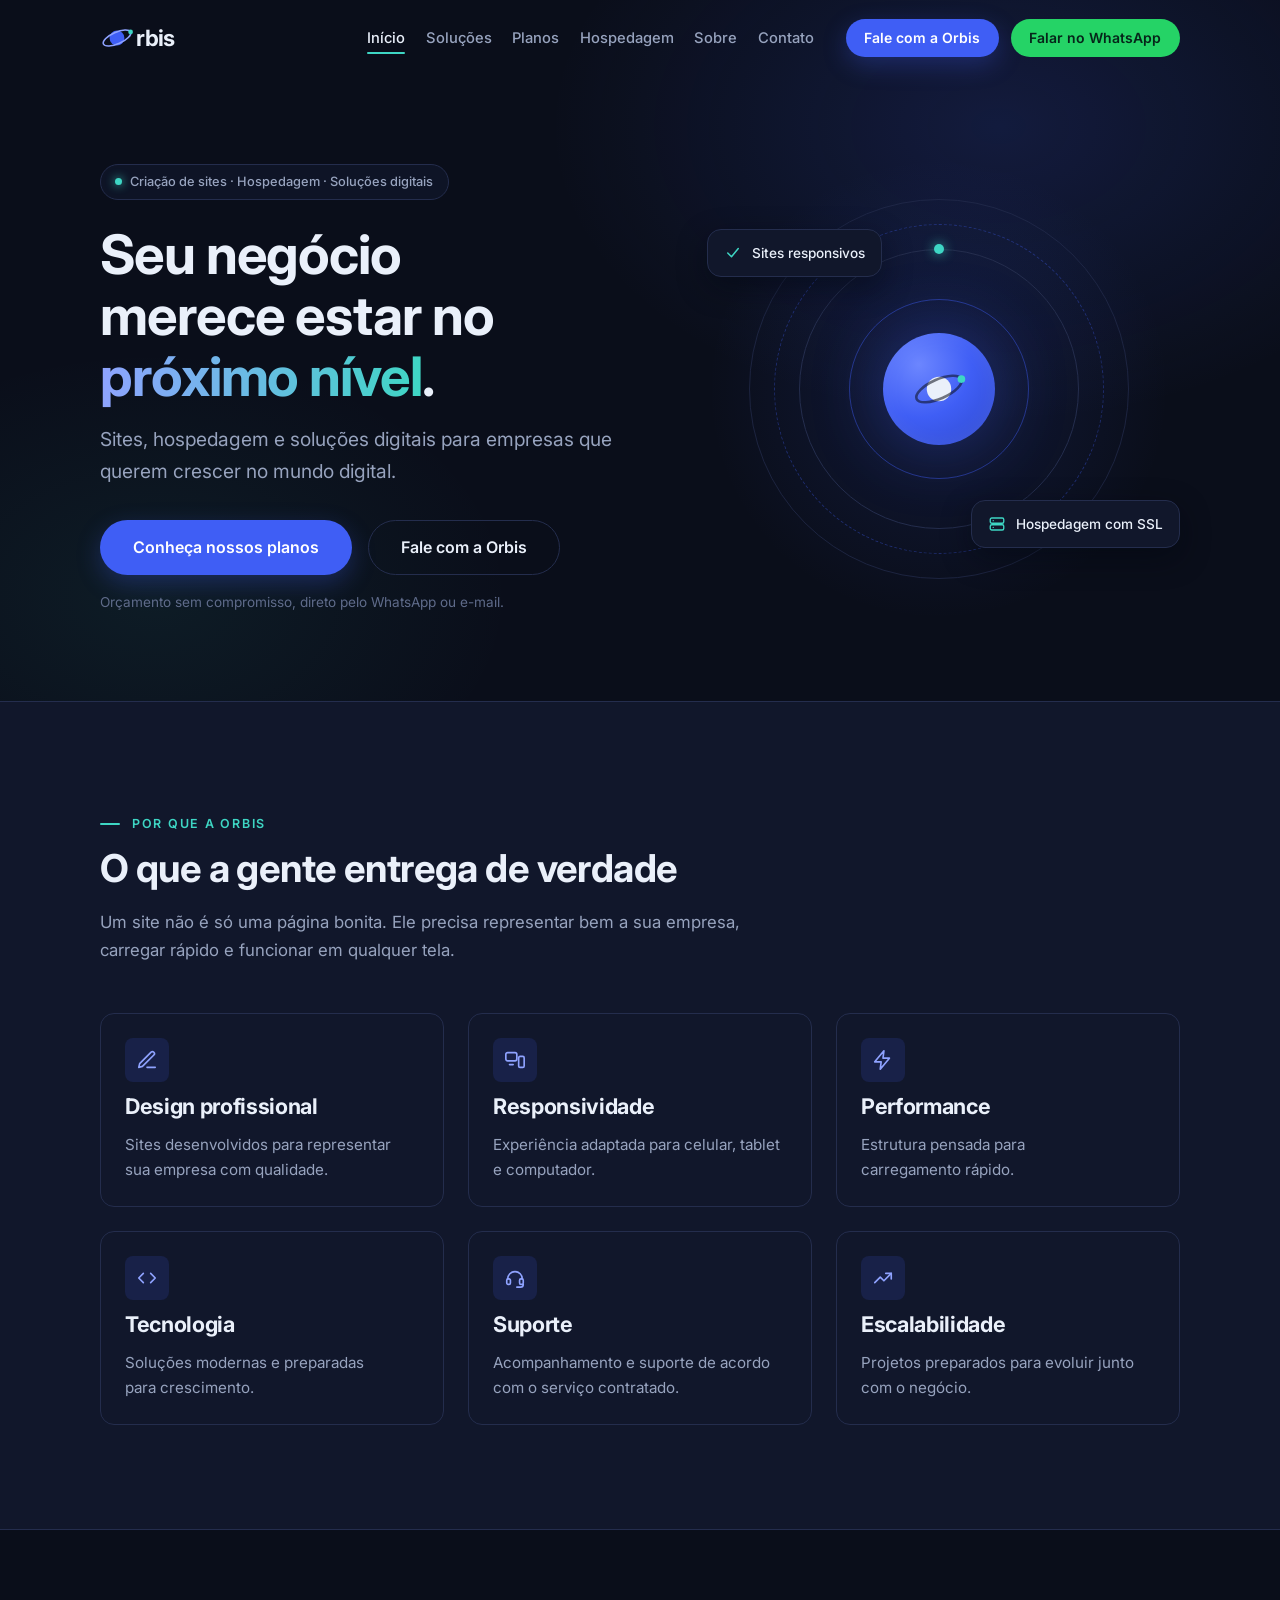
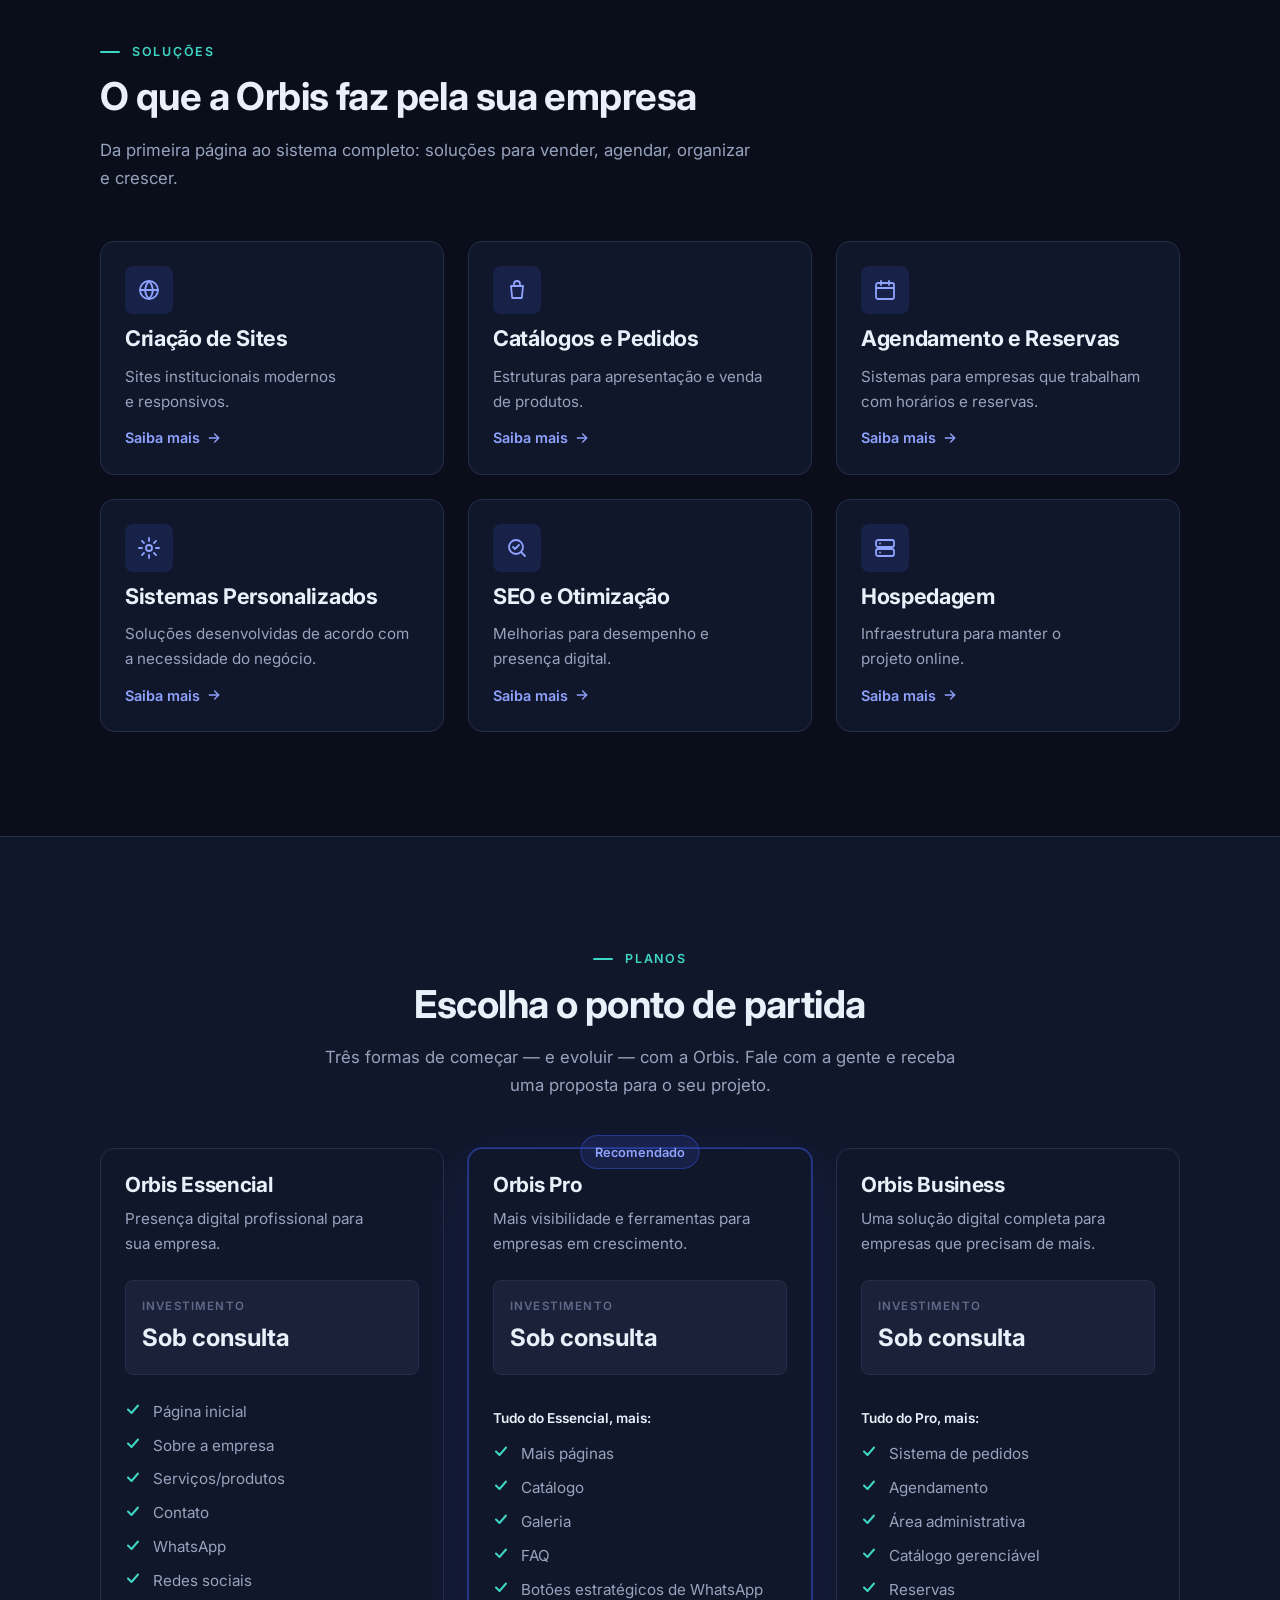
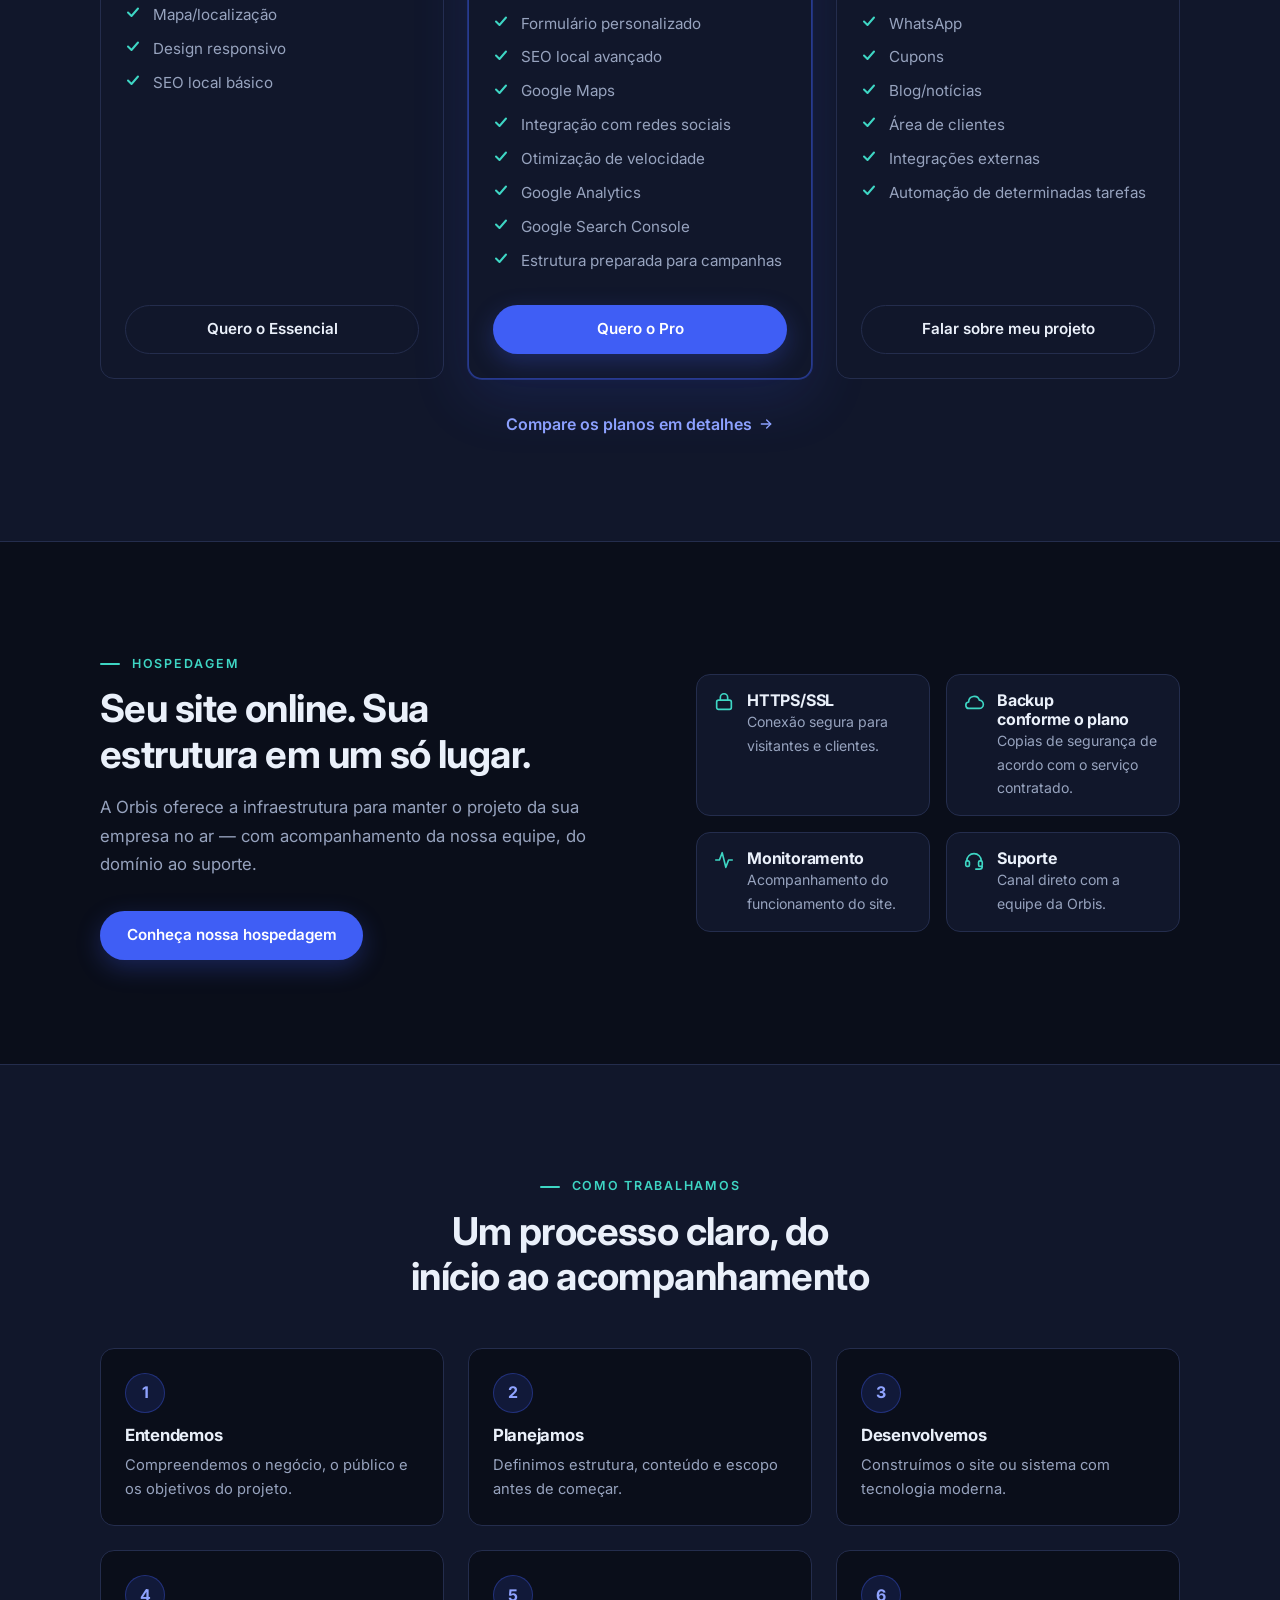
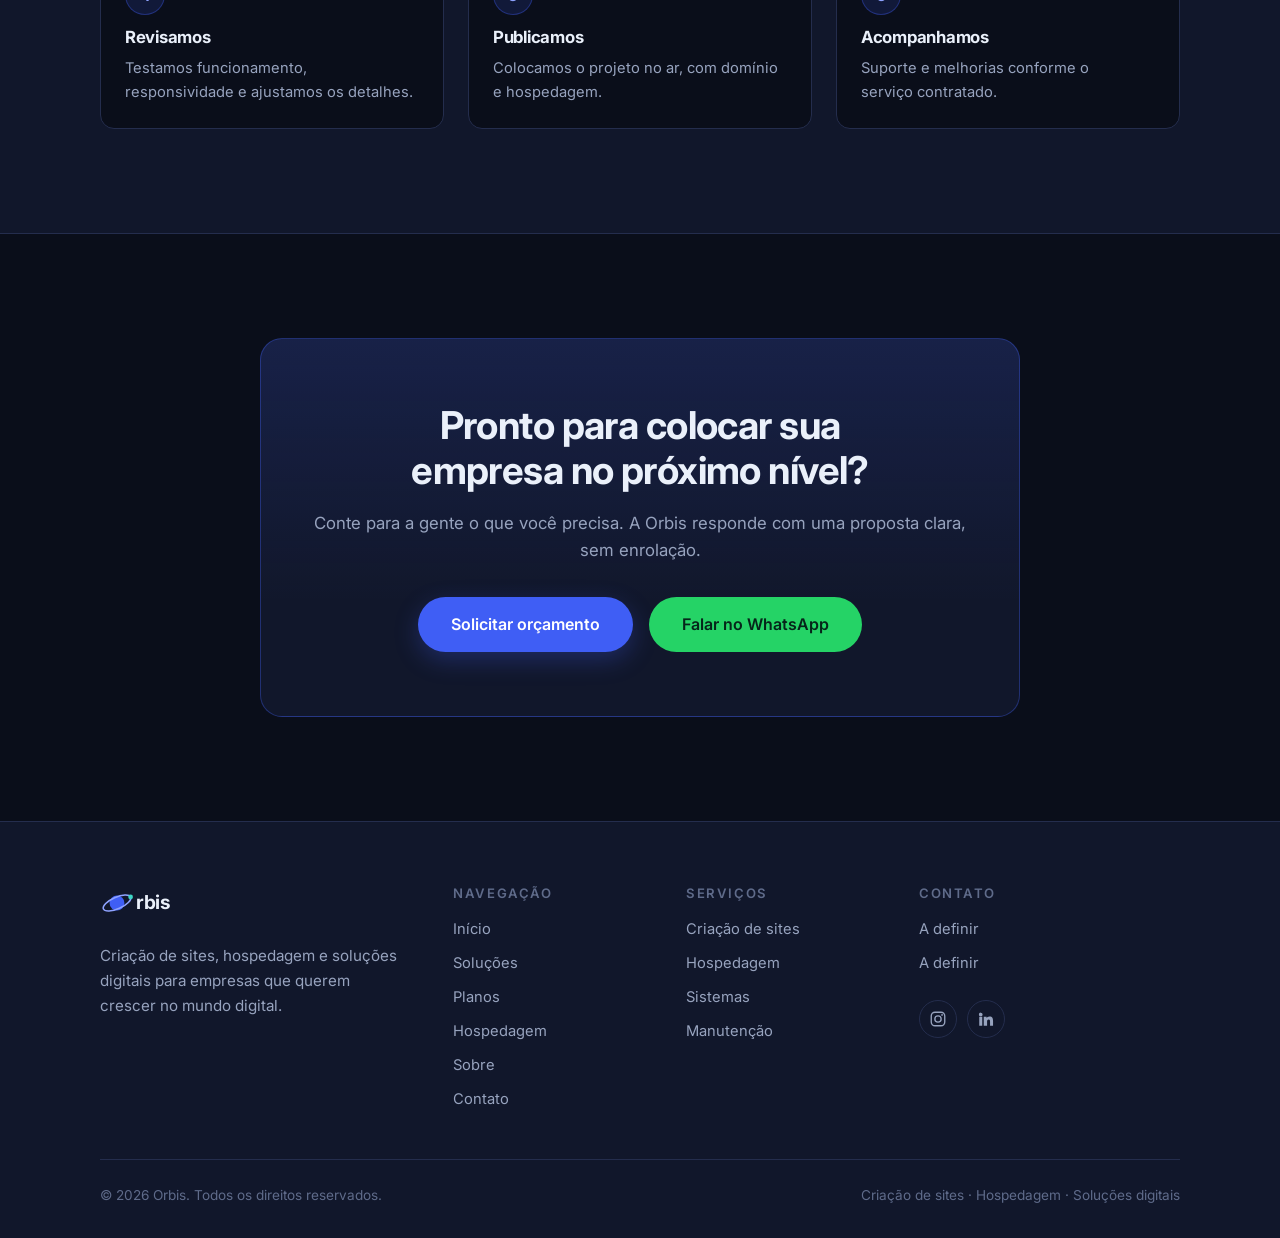
<file: index.html>
<!DOCTYPE html>
<html lang="pt-BR">
<head>
  <meta charset="UTF-8">
  <meta name="viewport" content="width=device-width, initial-scale=1.0">

  <title>Orbis — Criação de sites, hospedagem e soluções digitais</title>
  <meta name="description" content="A Orbis cria sites profissionais, oferece hospedagem e desenvolve soluções digitais sob medida para empresas que querem crescer no mundo digital.">
  <meta name="theme-color" content="#0a0e1a">

  <link rel="icon" type="image/svg+xml" href="img/logo/favicon.svg">

  <!-- Open Graph -->
  <meta property="og:type" content="website">
  <meta property="og:locale" content="pt_BR">
  <meta property="og:site_name" content="Orbis">
  <meta property="og:title" content="Orbis — Criação de sites, hospedagem e soluções digitais">
  <meta property="og:description" content="Sites, hospedagem e soluções digitais para empresas que querem crescer no mundo digital.">

  <!-- Fontes -->
  <link rel="preconnect" href="https://fonts.googleapis.com">
  <link rel="preconnect" href="https://fonts.gstatic.com" crossorigin>
  <link href="https://fonts.googleapis.com/css2?family=Inter:wght@400;500;600;700&display=swap" rel="stylesheet">

  <!-- Estilos -->
  <link rel="stylesheet" href="css/style.css">
  <link rel="stylesheet" href="css/animations.css">

  <!-- Scripts -->
  <script>document.documentElement.classList.add("js");</script>
  <script src="js/main.js" defer></script>
  <script src="js/animations.js" defer></script>
</head>
<body>
  <a class="skip-link" href="#conteudo">Pular para o conteúdo principal</a>

  <div class="nav-backdrop" aria-hidden="true"></div>

  <header class="header" id="header">
    <div class="container header__inner">
      <a class="header__logo" href="index.html" aria-label="Orbis — página inicial">
        <svg class="logo-mark" viewBox="0 0 32 32" aria-hidden="true" focusable="false">
          <circle class="logo-mark__planet" cx="16" cy="16" r="7"/>
          <ellipse class="logo-mark__orbit" cx="16" cy="16" rx="14" ry="5.5" fill="none" stroke-width="1.5" transform="rotate(-24 16 16)"/>
          <circle class="logo-mark__sat" cx="28.8" cy="10.3" r="2.2"/>
        </svg><span class="header__logo-name">rbis</span>
      </a>

      <nav class="header__nav" id="menu" aria-label="Navegação principal">
        <ul class="header__menu">
          <li><a class="header__link" href="index.html" aria-current="page">Início</a></li>
          <li><a class="header__link" href="solucoes.html">Soluções</a></li>
          <li><a class="header__link" href="planos.html">Planos</a></li>
          <li><a class="header__link" href="hospedagem.html">Hospedagem</a></li>
          <li><a class="header__link" href="sobre.html">Sobre</a></li>
          <li><a class="header__link" href="contato.html">Contato</a></li>
        </ul>

        <div class="header__actions">
          <a class="btn btn--primary btn--sm" href="contato.html">Fale com a Orbis</a>
          <!-- Ativado pelo main.js quando o número de WhatsApp estiver configurado -->
          <a class="btn btn--whatsapp btn--sm" data-whatsapp href="#" hidden>Falar no WhatsApp</a>
        </div>
      </nav>

      <button class="header__toggle" type="button" aria-expanded="false" aria-controls="menu">
        <span class="header__toggle-box" aria-hidden="true">
          <span></span><span></span><span></span>
        </span>
        <span class="visually-hidden" data-toggle-label>Abrir menu</span>
      </button>
    </div>
  </header>

  <main id="conteudo">
    <!-- ============================== HERO ============================== -->
    <section class="hero" aria-labelledby="hero-title">
      <div class="container hero__inner">
        <div class="hero__content">
          <span class="hero__badge" data-reveal>Criação de sites · Hospedagem · Soluções digitais</span>

          <h1 id="hero-title" data-reveal data-reveal-delay="80">
            Seu negócio merece estar no <span class="text-gradient">próximo nível</span>.
          </h1>

          <p class="lead" data-reveal data-reveal-delay="160">
            Sites, hospedagem e soluções digitais para empresas que querem crescer no mundo digital.
          </p>

          <div class="hero__cta" data-reveal data-reveal-delay="240">
            <a class="btn btn--primary btn--lg" href="planos.html">Conheça nossos planos</a>
            <a class="btn btn--outline btn--lg" href="contato.html">Fale com a Orbis</a>
          </div>

          <p class="hero__note" data-reveal data-reveal-delay="320">
            Orçamento sem compromisso, direto pelo WhatsApp ou e-mail.
          </p>
        </div>

        <!-- Composição visual — decorativa -->
        <div class="hero__visual" data-reveal="scale" data-reveal-delay="200" aria-hidden="true">
          <span class="orb-glow"></span>
          <span class="orb-ring orb-ring--3"></span>
          <span class="orb-ring orb-ring--dash"></span>
          <span class="orb-ring orb-ring--2"></span>
          <span class="orb-ring orb-ring--1"></span>
          <span class="orb-spin"><span class="orb-dot"></span></span>
          <span class="orb-planet">
            <svg viewBox="0 0 32 32" focusable="false">
              <circle cx="16" cy="16" r="7" fill="#EAF0FA"/>
              <ellipse cx="16" cy="16" rx="14" ry="5.5" fill="none" stroke="#0A0E1A" stroke-width="1.5" opacity="0.55" transform="rotate(-24 16 16)"/>
              <circle cx="28.8" cy="10.3" r="2.2" fill="#3ED6C4"/>
            </svg>
          </span>

          <div class="orb-card orb-card--1">
            <svg viewBox="0 0 24 24" fill="none" stroke="currentColor" stroke-width="2" stroke-linecap="round" stroke-linejoin="round"><path d="m5 12 5 5 9-11"/></svg>
            <span>Sites responsivos</span>
          </div>
          <div class="orb-card orb-card--2">
            <svg viewBox="0 0 24 24" fill="none" stroke="currentColor" stroke-width="1.8" stroke-linecap="round"><rect x="3" y="4" width="18" height="7" rx="2"/><rect x="3" y="13" width="18" height="7" rx="2"/><path d="M7 7.5h.01M7 16.5h.01"/></svg>
            <span>Hospedagem com SSL</span>
          </div>
        </div>
      </div>
    </section>

    <!-- ========================== POR QUE A ORBIS ======================== -->
    <section class="section section--alt" aria-labelledby="why-title">
      <div class="container">
        <div class="section-head" data-reveal>
          <span class="eyebrow">Por que a Orbis</span>
          <h2 class="section-title" id="why-title">O que a gente entrega de verdade</h2>
          <p class="section-sub">Um site não é só uma página bonita. Ele precisa representar bem a sua empresa, carregar rápido e funcionar em qualquer tela.</p>
        </div>

        <ul class="why-grid">
          <li class="card why-card" data-reveal>
            <span class="why-card__icon">
              <svg viewBox="0 0 24 24" fill="none" stroke="currentColor" stroke-width="1.8" stroke-linecap="round" stroke-linejoin="round"><path d="M12 20h9"/><path d="M16.5 3.5a2.1 2.1 0 0 1 3 3L7 19l-4 1 1-4Z"/></svg>
            </span>
            <h3>Design profissional</h3>
            <p>Sites desenvolvidos para representar sua empresa com qualidade.</p>
          </li>

          <li class="card why-card" data-reveal data-reveal-delay="60">
            <span class="why-card__icon">
              <svg viewBox="0 0 24 24" fill="none" stroke="currentColor" stroke-width="1.8" stroke-linecap="round" stroke-linejoin="round"><rect x="2" y="4" width="12" height="9" rx="2"/><path d="M6 17h4"/><rect x="16" y="8" width="6" height="12" rx="1.5"/></svg>
            </span>
            <h3>Responsividade</h3>
            <p>Experiência adaptada para celular, tablet e computador.</p>
          </li>

          <li class="card why-card" data-reveal data-reveal-delay="120">
            <span class="why-card__icon">
              <svg viewBox="0 0 24 24" fill="none" stroke="currentColor" stroke-width="1.8" stroke-linecap="round" stroke-linejoin="round"><path d="M13 2 3 14h7l-1 8 10-12h-7l1-8Z"/></svg>
            </span>
            <h3>Performance</h3>
            <p>Estrutura pensada para carregamento rápido.</p>
          </li>

          <li class="card why-card" data-reveal data-reveal-delay="180">
            <span class="why-card__icon">
              <svg viewBox="0 0 24 24" fill="none" stroke="currentColor" stroke-width="1.8" stroke-linecap="round" stroke-linejoin="round"><path d="m8 7-5 5 5 5"/><path d="m16 7 5 5-5 5"/></svg>
            </span>
            <h3>Tecnologia</h3>
            <p>Soluções modernas e preparadas para crescimento.</p>
          </li>

          <li class="card why-card" data-reveal data-reveal-delay="240">
            <span class="why-card__icon">
              <svg viewBox="0 0 24 24" fill="none" stroke="currentColor" stroke-width="1.8" stroke-linecap="round" stroke-linejoin="round"><path d="M4 13a8 8 0 0 1 16 0"/><rect x="3" y="13" width="4" height="6" rx="1.5"/><rect x="17" y="13" width="4" height="6" rx="1.5"/><path d="M21 19a3 3 0 0 1-3 3h-4"/></svg>
            </span>
            <h3>Suporte</h3>
            <p>Acompanhamento e suporte de acordo com o serviço contratado.</p>
          </li>

          <li class="card why-card" data-reveal data-reveal-delay="300">
            <span class="why-card__icon">
              <svg viewBox="0 0 24 24" fill="none" stroke="currentColor" stroke-width="1.8" stroke-linecap="round" stroke-linejoin="round"><path d="M3 17l6-6 4 4 8-8"/><path d="M15 7h6v6"/></svg>
            </span>
            <h3>Escalabilidade</h3>
            <p>Projetos preparados para evoluir junto com o negócio.</p>
          </li>
        </ul>
      </div>
    </section>

    <!-- ============================ SOLUÇÕES ============================= -->
    <section class="section" aria-labelledby="solutions-title">
      <div class="container">
        <div class="section-head" data-reveal>
          <span class="eyebrow">Soluções</span>
          <h2 class="section-title" id="solutions-title">O que a Orbis faz pela sua empresa</h2>
          <p class="section-sub">Da primeira página ao sistema completo: soluções para vender, agendar, organizar e crescer.</p>
        </div>

        <ul class="solutions-grid">
          <li class="card solution-card" data-reveal>
            <span class="solution-card__icon">
              <svg viewBox="0 0 24 24" fill="none" stroke="currentColor" stroke-width="1.8" stroke-linecap="round" stroke-linejoin="round"><circle cx="12" cy="12" r="9"/><path d="M3 12h18"/><path d="M12 3a15.3 15.3 0 0 1 4 9 15.3 15.3 0 0 1-4 9 15.3 15.3 0 0 1-4-9 15.3 15.3 0 0 1 4-9Z"/></svg>
            </span>
            <h3>Criação de Sites</h3>
            <p>Sites institucionais modernos e responsivos.</p>
            <a class="solution-card__link" href="solucoes.html">Saiba mais
              <svg viewBox="0 0 24 24" fill="none" stroke="currentColor" stroke-width="2" stroke-linecap="round" stroke-linejoin="round"><path d="M5 12h14"/><path d="m13 6 6 6-6 6"/></svg>
            </a>
          </li>

          <li class="card solution-card" data-reveal data-reveal-delay="60">
            <span class="solution-card__icon">
              <svg viewBox="0 0 24 24" fill="none" stroke="currentColor" stroke-width="1.8" stroke-linecap="round" stroke-linejoin="round"><path d="M6 8h12l-1.2 12H7.2L6 8Z"/><path d="M9 8V6a3 3 0 0 1 6 0v2"/></svg>
            </span>
            <h3>Catálogos e Pedidos</h3>
            <p>Estruturas para apresentação e venda de produtos.</p>
            <a class="solution-card__link" href="solucoes.html#catalogos">Saiba mais
              <svg viewBox="0 0 24 24" fill="none" stroke="currentColor" stroke-width="2" stroke-linecap="round" stroke-linejoin="round"><path d="M5 12h14"/><path d="m13 6 6 6-6 6"/></svg>
            </a>
          </li>

          <li class="card solution-card" data-reveal data-reveal-delay="120">
            <span class="solution-card__icon">
              <svg viewBox="0 0 24 24" fill="none" stroke="currentColor" stroke-width="1.8" stroke-linecap="round" stroke-linejoin="round"><rect x="3" y="5" width="18" height="16" rx="2"/><path d="M3 10h18"/><path d="M8 3v4"/><path d="M16 3v4"/></svg>
            </span>
            <h3>Agendamento e Reservas</h3>
            <p>Sistemas para empresas que trabalham com horários e reservas.</p>
            <a class="solution-card__link" href="solucoes.html#agendamento">Saiba mais
              <svg viewBox="0 0 24 24" fill="none" stroke="currentColor" stroke-width="2" stroke-linecap="round" stroke-linejoin="round"><path d="M5 12h14"/><path d="m13 6 6 6-6 6"/></svg>
            </a>
          </li>

          <li class="card solution-card" data-reveal data-reveal-delay="180">
            <span class="solution-card__icon">
              <svg viewBox="0 0 24 24" fill="none" stroke="currentColor" stroke-width="1.8" stroke-linecap="round" stroke-linejoin="round"><circle cx="12" cy="12" r="3"/><path d="M12 2v3"/><path d="M12 19v3"/><path d="M2 12h3"/><path d="M19 12h3"/><path d="m4.9 4.9 2.1 2.1"/><path d="m17 17 2.1 2.1"/><path d="M19.1 4.9 17 7"/><path d="M7 17l-2.1 2.1"/></svg>
            </span>
            <h3>Sistemas Personalizados</h3>
            <p>Soluções desenvolvidas de acordo com a necessidade do negócio.</p>
            <a class="solution-card__link" href="solucoes.html#sistemas">Saiba mais
              <svg viewBox="0 0 24 24" fill="none" stroke="currentColor" stroke-width="2" stroke-linecap="round" stroke-linejoin="round"><path d="M5 12h14"/><path d="m13 6 6 6-6 6"/></svg>
            </a>
          </li>

          <li class="card solution-card" data-reveal data-reveal-delay="240">
            <span class="solution-card__icon">
              <svg viewBox="0 0 24 24" fill="none" stroke="currentColor" stroke-width="1.8" stroke-linecap="round" stroke-linejoin="round"><circle cx="11" cy="11" r="7"/><path d="m20 20-3.5-3.5"/><path d="m8 11 2 2 4-4"/></svg>
            </span>
            <h3>SEO e Otimização</h3>
            <p>Melhorias para desempenho e presença digital.</p>
            <a class="solution-card__link" href="solucoes.html#seo">Saiba mais
              <svg viewBox="0 0 24 24" fill="none" stroke="currentColor" stroke-width="2" stroke-linecap="round" stroke-linejoin="round"><path d="M5 12h14"/><path d="m13 6 6 6-6 6"/></svg>
            </a>
          </li>

          <li class="card solution-card" data-reveal data-reveal-delay="300">
            <span class="solution-card__icon">
              <svg viewBox="0 0 24 24" fill="none" stroke="currentColor" stroke-width="1.8" stroke-linecap="round"><rect x="3" y="4" width="18" height="7" rx="2"/><rect x="3" y="13" width="18" height="7" rx="2"/><path d="M7 7.5h.01M7 16.5h.01"/></svg>
            </span>
            <h3>Hospedagem</h3>
            <p>Infraestrutura para manter o projeto online.</p>
            <a class="solution-card__link" href="hospedagem.html">Saiba mais
              <svg viewBox="0 0 24 24" fill="none" stroke="currentColor" stroke-width="2" stroke-linecap="round" stroke-linejoin="round"><path d="M5 12h14"/><path d="m13 6 6 6-6 6"/></svg>
            </a>
          </li>
        </ul>
      </div>
    </section>

    <!-- ============================= PLANOS ============================== -->
    <section class="section section--alt" id="planos" aria-labelledby="plans-title">
      <div class="container">
        <div class="section-head section-head--center" data-reveal>
          <span class="eyebrow">Planos</span>
          <h2 class="section-title" id="plans-title">Escolha o ponto de partida</h2>
          <p class="section-sub">Três formas de começar — e evoluir — com a Orbis. Fale com a gente e receba uma proposta para o seu projeto.</p>
        </div>

        <div class="plans-grid">
          <article class="card plan" data-reveal>
            <h3 class="plan__name">Orbis Essencial</h3>
            <p class="plan__desc">Presença digital profissional para sua empresa.</p>
            <!-- TODO: definir preço — substituir "Sob consulta" quando houver valor -->
            <div class="plan__price">
              <span class="plan__price-label">Investimento</span>
              <span class="plan__price-value">Sob consulta</span>
            </div>
            <ul class="check-list">
              <li>Página inicial</li>
              <li>Sobre a empresa</li>
              <li>Serviços/produtos</li>
              <li>Contato</li>
              <li>WhatsApp</li>
              <li>Redes sociais</li>
              <li>Mapa/localização</li>
              <li>Design responsivo</li>
              <li>SEO local básico</li>
            </ul>
            <a class="btn btn--outline btn--block" href="contato.html">Quero o Essencial</a>
          </article>

          <article class="card plan plan--featured" data-reveal data-reveal-delay="80">
            <span class="badge badge--primary plan__badge">Recomendado</span>
            <h3 class="plan__name">Orbis Pro</h3>
            <p class="plan__desc">Mais visibilidade e ferramentas para empresas em crescimento.</p>
            <!-- TODO: definir preço — substituir "Sob consulta" quando houver valor -->
            <div class="plan__price">
              <span class="plan__price-label">Investimento</span>
              <span class="plan__price-value">Sob consulta</span>
            </div>
            <p class="plan__more">Tudo do Essencial, mais:</p>
            <ul class="check-list">
              <li>Mais páginas</li>
              <li>Catálogo</li>
              <li>Galeria</li>
              <li>FAQ</li>
              <li>Botões estratégicos de WhatsApp</li>
              <li>Formulário personalizado</li>
              <li>SEO local avançado</li>
              <li>Google Maps</li>
              <li>Integração com redes sociais</li>
              <li>Otimização de velocidade</li>
              <li>Google Analytics</li>
              <li>Google Search Console</li>
              <li>Estrutura preparada para campanhas</li>
            </ul>
            <a class="btn btn--primary btn--block" href="contato.html">Quero o Pro</a>
          </article>

          <article class="card plan" data-reveal data-reveal-delay="160">
            <h3 class="plan__name">Orbis Business</h3>
            <p class="plan__desc">Uma solução digital completa para empresas que precisam de mais.</p>
            <!-- TODO: definir preço — substituir "Sob consulta" quando houver valor -->
            <div class="plan__price">
              <span class="plan__price-label">Investimento</span>
              <span class="plan__price-value">Sob consulta</span>
            </div>
            <p class="plan__more">Tudo do Pro, mais:</p>
            <ul class="check-list">
              <li>Sistema de pedidos</li>
              <li>Agendamento</li>
              <li>Área administrativa</li>
              <li>Catálogo gerenciável</li>
              <li>Reservas</li>
              <li>WhatsApp</li>
              <li>Cupons</li>
              <li>Blog/notícias</li>
              <li>Área de clientes</li>
              <li>Integrações externas</li>
              <li>Automação de determinadas tarefas</li>
            </ul>
            <a class="btn btn--outline btn--block" href="contato.html">Falar sobre meu projeto</a>
          </article>
        </div>

        <p class="plans__compare" data-reveal>
          <a class="link-arrow" href="planos.html#comparativo">Compare os planos em detalhes
            <svg viewBox="0 0 24 24" fill="none" stroke="currentColor" stroke-width="2" stroke-linecap="round" stroke-linejoin="round"><path d="M5 12h14"/><path d="m13 6 6 6-6 6"/></svg>
          </a>
        </p>
      </div>
    </section>

    <!-- =========================== HOSPEDAGEM ============================ -->
    <section class="section" aria-labelledby="hosting-title">
      <div class="container hosting">
        <div class="hosting__content" data-reveal>
          <span class="eyebrow">Hospedagem</span>
          <h2 class="section-title" id="hosting-title">Seu site online. Sua estrutura em um só lugar.</h2>
          <p class="section-sub">A Orbis oferece a infraestrutura para manter o projeto da sua empresa no ar — com acompanhamento da nossa equipe, do domínio ao suporte.</p>
          <a class="btn btn--primary" href="hospedagem.html">Conheça nossa hospedagem</a>
        </div>

        <ul class="hosting__features" data-reveal data-reveal-delay="120">
          <li class="hosting__feature">
            <svg viewBox="0 0 24 24" fill="none" stroke="currentColor" stroke-width="1.8" stroke-linecap="round" stroke-linejoin="round"><rect x="4" y="10" width="16" height="10" rx="2"/><path d="M8 10V7a4 4 0 0 1 8 0v3"/></svg>
            <div>
              <h3>HTTPS/SSL</h3>
              <p>Conexão segura para visitantes e clientes.</p>
            </div>
          </li>
          <li class="hosting__feature">
            <svg viewBox="0 0 24 24" fill="none" stroke="currentColor" stroke-width="1.8" stroke-linecap="round" stroke-linejoin="round"><path d="M17.5 19a4.5 4.5 0 0 0 .4-9A6 6 0 0 0 6.2 12 3.5 3.5 0 0 0 7 19Z"/></svg>
            <div>
              <h3>Backup conforme o plano</h3>
              <p>Copias de segurança de acordo com o serviço contratado.</p>
            </div>
          </li>
          <li class="hosting__feature">
            <svg viewBox="0 0 24 24" fill="none" stroke="currentColor" stroke-width="1.8" stroke-linecap="round" stroke-linejoin="round"><path d="M3 12h4l3-8 4 16 3-8h4"/></svg>
            <div>
              <h3>Monitoramento</h3>
              <p>Acompanhamento do funcionamento do site.</p>
            </div>
          </li>
          <li class="hosting__feature">
            <svg viewBox="0 0 24 24" fill="none" stroke="currentColor" stroke-width="1.8" stroke-linecap="round" stroke-linejoin="round"><path d="M4 13a8 8 0 0 1 16 0"/><rect x="3" y="13" width="4" height="6" rx="1.5"/><rect x="17" y="13" width="4" height="6" rx="1.5"/><path d="M21 19a3 3 0 0 1-3 3h-4"/></svg>
            <div>
              <h3>Suporte</h3>
              <p>Canal direto com a equipe da Orbis.</p>
            </div>
          </li>
        </ul>
      </div>
    </section>

    <!-- ============================ PROCESSO ============================= -->
    <section class="section section--alt" aria-labelledby="process-title">
      <div class="container">
        <div class="section-head section-head--center" data-reveal>
          <span class="eyebrow">Como trabalhamos</span>
          <h2 class="section-title" id="process-title">Um processo claro, do início ao acompanhamento</h2>
        </div>

        <ol class="process">
          <li class="process__step" data-reveal>
            <span class="process__num">1</span>
            <h3>Entendemos</h3>
            <p>Compreendemos o negócio, o público e os objetivos do projeto.</p>
          </li>
          <li class="process__step" data-reveal data-reveal-delay="60">
            <span class="process__num">2</span>
            <h3>Planejamos</h3>
            <p>Definimos estrutura, conteúdo e escopo antes de começar.</p>
          </li>
          <li class="process__step" data-reveal data-reveal-delay="120">
            <span class="process__num">3</span>
            <h3>Desenvolvemos</h3>
            <p>Construímos o site ou sistema com tecnologia moderna.</p>
          </li>
          <li class="process__step" data-reveal data-reveal-delay="180">
            <span class="process__num">4</span>
            <h3>Revisamos</h3>
            <p>Testamos funcionamento, responsividade e ajustamos os detalhes.</p>
          </li>
          <li class="process__step" data-reveal data-reveal-delay="240">
            <span class="process__num">5</span>
            <h3>Publicamos</h3>
            <p>Colocamos o projeto no ar, com domínio e hospedagem.</p>
          </li>
          <li class="process__step" data-reveal data-reveal-delay="300">
            <span class="process__num">6</span>
            <h3>Acompanhamos</h3>
            <p>Suporte e melhorias conforme o serviço contratado.</p>
          </li>
        </ol>
      </div>
    </section>

    <!-- ============================ CTA FINAL ============================ -->
    <section class="section cta-final" aria-labelledby="cta-final-title">
      <div class="container">
        <div class="cta-final__inner" data-reveal>
          <h2 id="cta-final-title">Pronto para colocar sua empresa no próximo nível?</h2>
          <p>Conte para a gente o que você precisa. A Orbis responde com uma proposta clara, sem enrolação.</p>
          <div class="cta-final__actions">
            <a class="btn btn--primary btn--lg" href="contato.html">Solicitar orçamento</a>
            <!-- Ativado pelo main.js quando o número de WhatsApp estiver configurado -->
            <a class="btn btn--whatsapp btn--lg" data-whatsapp href="#" hidden>Falar no WhatsApp</a>
          </div>
        </div>
      </div>
    </section>
  </main>

    <footer class="footer">
    <div class="container">
      <div class="footer__grid">
        <div class="footer__brand">
          <a class="footer__logo" href="index.html" aria-label="Orbis — página inicial">
            <svg class="logo-mark" viewBox="0 0 32 32" aria-hidden="true" focusable="false">
              <circle class="logo-mark__planet" cx="16" cy="16" r="7"/>
              <ellipse class="logo-mark__orbit" cx="16" cy="16" rx="14" ry="5.5" fill="none" stroke-width="1.5" transform="rotate(-24 16 16)"/>
              <circle class="logo-mark__sat" cx="28.8" cy="10.3" r="2.2"/>
            </svg><span class="footer__logo-name">rbis</span>
          </a>
          <p>Criação de sites, hospedagem e soluções digitais para empresas que querem crescer no mundo digital.</p>
        </div>

        <nav class="footer__col" aria-label="Navegação do rodapé">
          <h2 class="footer__title">Navegação</h2>
          <ul class="footer__list">
            <li><a href="index.html">Início</a></li>
            <li><a href="solucoes.html">Soluções</a></li>
            <li><a href="planos.html">Planos</a></li>
            <li><a href="hospedagem.html">Hospedagem</a></li>
            <li><a href="sobre.html">Sobre</a></li>
            <li><a href="contato.html">Contato</a></li>
          </ul>
        </nav>

        <div class="footer__col">
          <h2 class="footer__title">Serviços</h2>
          <ul class="footer__list">
            <li><a href="solucoes.html">Criação de sites</a></li>
            <li><a href="hospedagem.html">Hospedagem</a></li>
            <li><a href="solucoes.html#sistemas">Sistemas</a></li>
            <li><a href="contato.html">Manutenção</a></li>
          </ul>
        </div>

        <div class="footer__col">
          <h2 class="footer__title">Contato</h2>
          <ul class="footer__list">
            <!-- Preenchidos pelo main.js quando WhatsApp/e-mail estiverem configurados -->
            <li data-contact="whatsapp">A definir</li>
            <li data-contact="email">A definir</li>
          </ul>
          <div class="footer__social">
            <!-- TODO: substituir href="#" pelos perfis reais quando existirem -->
            <a class="social__link" href="#" aria-label="Instagram da Orbis (link a definir)" title="Link a definir">
              <svg viewBox="0 0 24 24" fill="none" stroke="currentColor" stroke-width="1.8" stroke-linecap="round" stroke-linejoin="round" aria-hidden="true" focusable="false">
                <rect x="3" y="3" width="18" height="18" rx="5"/>
                <circle cx="12" cy="12" r="4.2"/>
                <circle cx="17.4" cy="6.6" r="1.2" fill="currentColor" stroke="none"/>
              </svg>
            </a>
            <a class="social__link" href="#" aria-label="LinkedIn da Orbis (link a definir)" title="Link a definir">
              <svg viewBox="0 0 24 24" fill="currentColor" aria-hidden="true" focusable="false">
                <path d="M4.98 3.5a2.49 2.49 0 1 1-.02 4.98 2.49 2.49 0 0 1 .02-4.98ZM3 9h4v12H3V9Zm6 0h3.8v1.7h.05c.53-1 1.83-2.05 3.77-2.05 4.03 0 4.78 2.65 4.78 6.1V21h-4v-5.5c0-1.31-.02-3-1.83-3-1.83 0-2.11 1.43-2.11 2.9V21H9V9Z"/>
              </svg>
            </a>
          </div>
        </div>
      </div>

      <div class="footer__bottom">
        <p>© <span data-footer-year>2026</span> Orbis. Todos os direitos reservados.</p>
        <p class="footer__tagline">Criação de sites · Hospedagem · Soluções digitais</p>
      </div>
    </div>
  </footer>

</body>
</html>
</file>
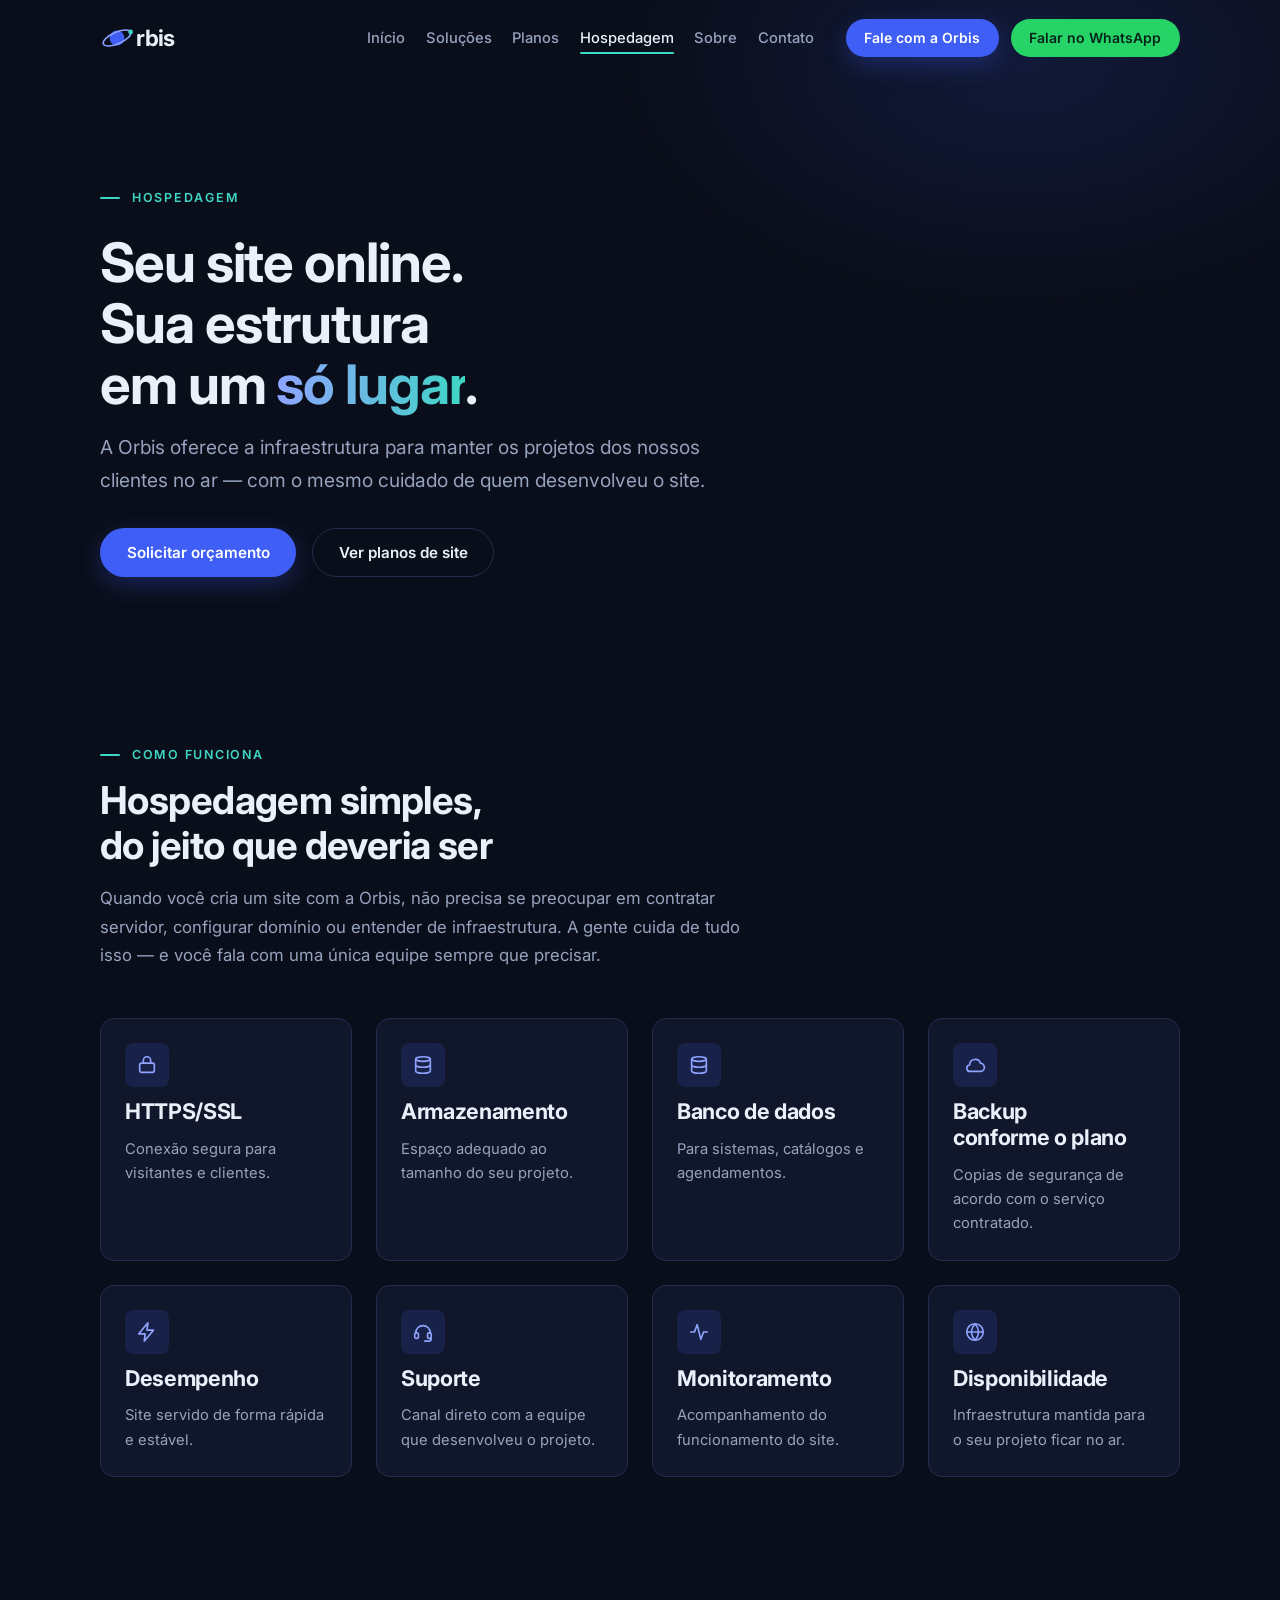
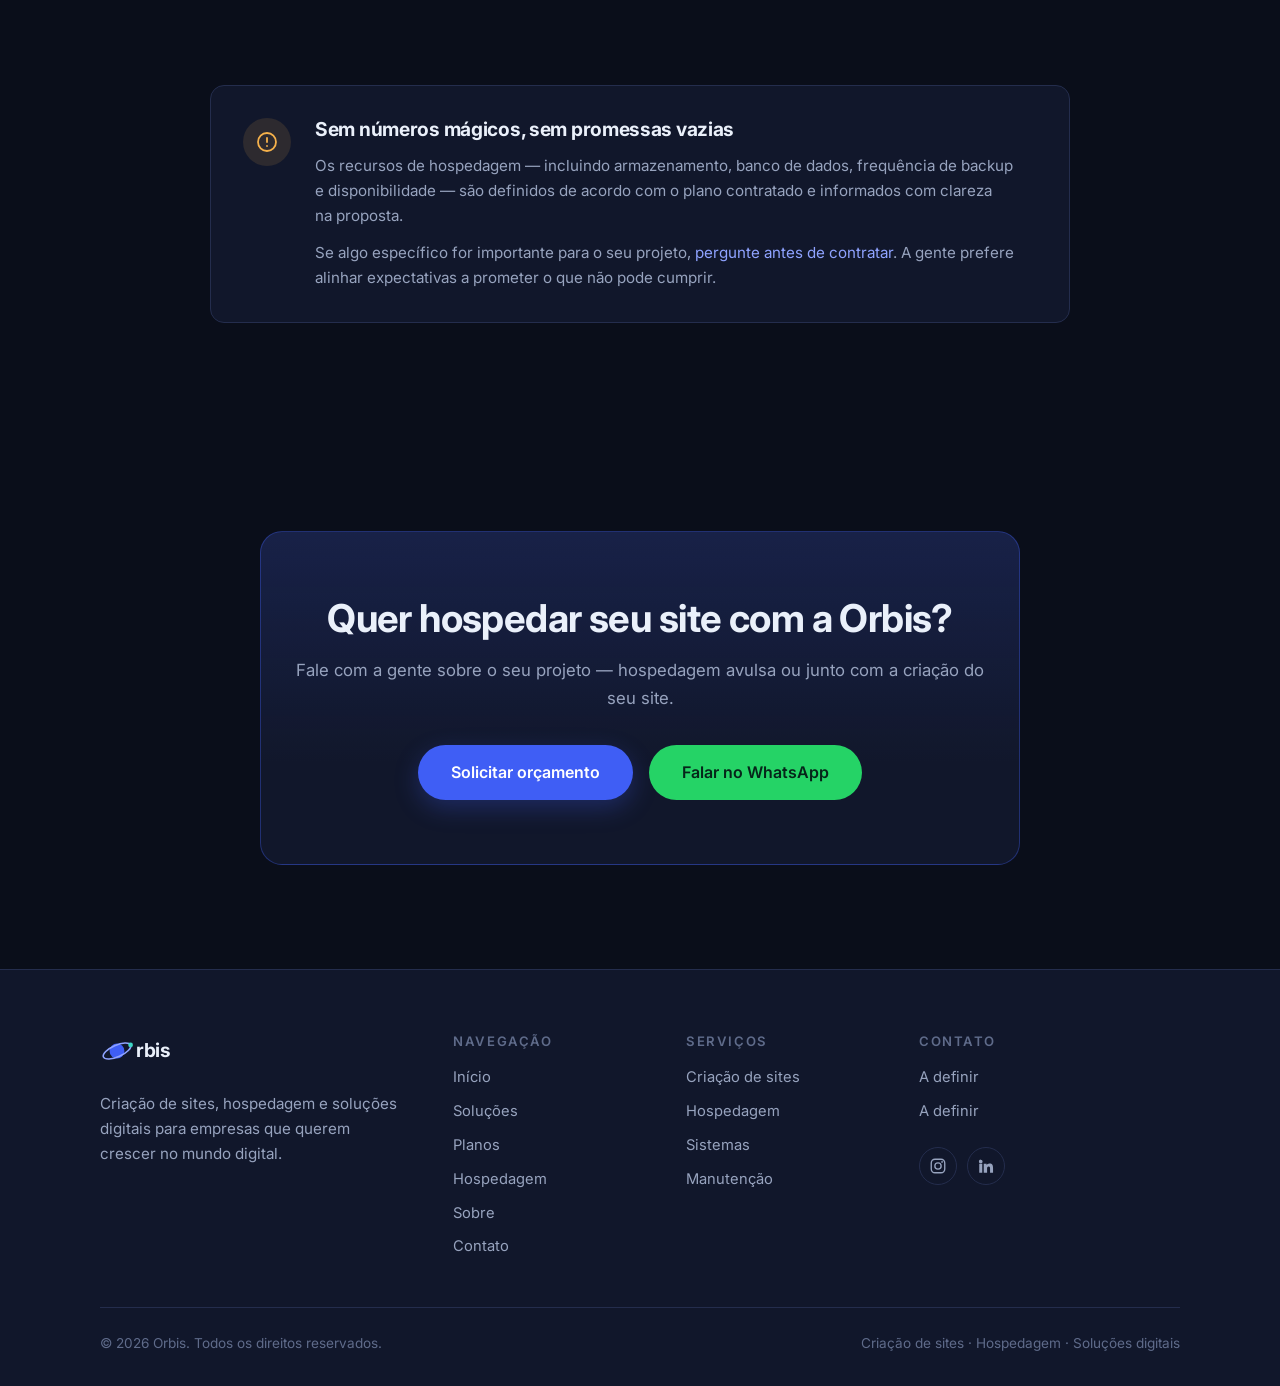
<file: hospedagem.html>
<!DOCTYPE html>
<html lang="pt-BR">
<head>
  <meta charset="UTF-8">
  <meta name="viewport" content="width=device-width, initial-scale=1.0">

  <title>Hospedagem de Sites — Orbis</title>
  <meta name="description" content="Infraestrutura para manter o site da sua empresa online: HTTPS/SSL, banco de dados, backup conforme o plano, monitoramento e suporte da equipe Orbis.">
  <meta name="theme-color" content="#0a0e1a">

  <link rel="icon" type="image/svg+xml" href="img/logo/favicon.svg">

  <!-- TODO: definir domínio — descomentar e ajustar o canonical
  <link rel="canonical" href="https://SEUDOMINIO.com.br/hospedagem.html">
  -->

  <!-- Open Graph -->
  <meta property="og:type" content="website">
  <meta property="og:locale" content="pt_BR">
  <meta property="og:site_name" content="Orbis">
  <meta property="og:title" content="Hospedagem de Sites — Orbis">
  <meta property="og:description" content="Seu site online. Sua estrutura em um só lugar.">

  <!-- Fontes -->
  <link rel="preconnect" href="https://fonts.googleapis.com">
  <link rel="preconnect" href="https://fonts.gstatic.com" crossorigin>
  <link href="https://fonts.googleapis.com/css2?family=Inter:wght@400;500;600;700&display=swap" rel="stylesheet">

  <!-- Estilos -->
  <link rel="stylesheet" href="css/style.css">
  <link rel="stylesheet" href="css/animations.css">

  <!-- Scripts -->
  <script>document.documentElement.classList.add("js");</script>
  <script src="js/main.js" defer></script>
  <script src="js/animations.js" defer></script>
</head>
<body>
  <a class="skip-link" href="#conteudo">Pular para o conteúdo principal</a>

  <div class="nav-backdrop" aria-hidden="true"></div>

  <header class="header" id="header">
    <div class="container header__inner">
      <a class="header__logo" href="index.html" aria-label="Orbis — página inicial">
        <svg class="logo-mark" viewBox="0 0 32 32" aria-hidden="true" focusable="false">
          <circle class="logo-mark__planet" cx="16" cy="16" r="7"/>
          <ellipse class="logo-mark__orbit" cx="16" cy="16" rx="14" ry="5.5" fill="none" stroke-width="1.5" transform="rotate(-24 16 16)"/>
          <circle class="logo-mark__sat" cx="28.8" cy="10.3" r="2.2"/>
        </svg><span class="header__logo-name">rbis</span>
      </a>

      <nav class="header__nav" id="menu" aria-label="Navegação principal">
        <ul class="header__menu">
          <li><a class="header__link" href="index.html">Início</a></li>
          <li><a class="header__link" href="solucoes.html">Soluções</a></li>
          <li><a class="header__link" href="planos.html">Planos</a></li>
          <li><a class="header__link" href="hospedagem.html" aria-current="page">Hospedagem</a></li>
          <li><a class="header__link" href="sobre.html">Sobre</a></li>
          <li><a class="header__link" href="contato.html">Contato</a></li>
        </ul>

        <div class="header__actions">
          <a class="btn btn--primary btn--sm" href="contato.html">Fale com a Orbis</a>
          <!-- Ativado pelo main.js quando o número de WhatsApp estiver configurado -->
          <a class="btn btn--whatsapp btn--sm" data-whatsapp href="#" hidden>Falar no WhatsApp</a>
        </div>
      </nav>

      <button class="header__toggle" type="button" aria-expanded="false" aria-controls="menu">
        <span class="header__toggle-box" aria-hidden="true">
          <span></span><span></span><span></span>
        </span>
        <span class="visually-hidden" data-toggle-label>Abrir menu</span>
      </button>
    </div>
  </header>

  <main id="conteudo">
    <!-- =========================== HERO DA PÁGINA ======================== -->
    <section class="page-hero">
      <div class="container">
        <span class="eyebrow" data-reveal>Hospedagem</span>
        <h1 data-reveal data-reveal-delay="80">Seu site online. Sua estrutura em um <span class="text-gradient">só lugar</span>.</h1>
        <p class="lead" data-reveal data-reveal-delay="160">A Orbis oferece a infraestrutura para manter os projetos dos nossos clientes no ar — com o mesmo cuidado de quem desenvolveu o site.</p>
        <div class="hero__cta" data-reveal data-reveal-delay="240">
          <a class="btn btn--primary" href="contato.html">Solicitar orçamento</a>
          <a class="btn btn--outline" href="planos.html">Ver planos de site</a>
        </div>
      </div>
    </section>

    <!-- ========================== O QUE OFERECEMOS ======================== -->
    <section class="section" aria-labelledby="hosting-about-title">
      <div class="container">
        <div class="section-head" data-reveal>
          <span class="eyebrow">Como funciona</span>
          <h2 class="section-title" id="hosting-about-title">Hospedagem simples, do jeito que deveria ser</h2>
          <p class="section-sub">Quando você cria um site com a Orbis, não precisa se preocupar em contratar servidor, configurar domínio ou entender de infraestrutura. A gente cuida de tudo isso — e você fala com uma única equipe sempre que precisar.</p>
        </div>

        <ul class="hosting-grid">
          <li class="card hosting-card" data-reveal>
            <span class="hosting-card__icon">
              <svg viewBox="0 0 24 24" fill="none" stroke="currentColor" stroke-width="1.8" stroke-linecap="round" stroke-linejoin="round"><rect x="4" y="10" width="16" height="10" rx="2"/><path d="M8 10V7a4 4 0 0 1 8 0v3"/></svg>
            </span>
            <h3>HTTPS/SSL</h3>
            <p>Conexão segura para visitantes e clientes.</p>
          </li>

          <li class="card hosting-card" data-reveal data-reveal-delay="60">
            <span class="hosting-card__icon">
              <svg viewBox="0 0 24 24" fill="none" stroke="currentColor" stroke-width="1.8" stroke-linecap="round" stroke-linejoin="round"><ellipse cx="12" cy="5.5" rx="8" ry="2.5"/><path d="M4 5.5V12c0 1.38 3.58 2.5 8 2.5s8-1.12 8-2.5V5.5"/><path d="M4 12v6.5C4 19.88 7.58 21 12 21s8-1.12 8-2.5V12"/></svg>
            </span>
            <h3>Armazenamento</h3>
            <p>Espaço adequado ao tamanho do seu projeto.</p>
          </li>

          <li class="card hosting-card" data-reveal data-reveal-delay="120">
            <span class="hosting-card__icon">
              <svg viewBox="0 0 24 24" fill="none" stroke="currentColor" stroke-width="1.8" stroke-linecap="round" stroke-linejoin="round"><ellipse cx="12" cy="5.5" rx="8" ry="2.5"/><path d="M4 5.5v13c0 1.38 3.58 2.5 8 2.5s8-1.12 8-2.5v-13"/><path d="M4 12c0 1.38 3.58 2.5 8 2.5s8-1.12 8-2.5"/></svg>
            </span>
            <h3>Banco de dados</h3>
            <p>Para sistemas, catálogos e agendamentos.</p>
          </li>

          <li class="card hosting-card" data-reveal data-reveal-delay="180">
            <span class="hosting-card__icon">
              <svg viewBox="0 0 24 24" fill="none" stroke="currentColor" stroke-width="1.8" stroke-linecap="round" stroke-linejoin="round"><path d="M17.5 19a4.5 4.5 0 0 0 .4-9A6 6 0 0 0 6.2 12 3.5 3.5 0 0 0 7 19Z"/></svg>
            </span>
            <h3>Backup conforme o plano</h3>
            <p>Copias de segurança de acordo com o serviço contratado.</p>
          </li>

          <li class="card hosting-card" data-reveal data-reveal-delay="240">
            <span class="hosting-card__icon">
              <svg viewBox="0 0 24 24" fill="none" stroke="currentColor" stroke-width="1.8" stroke-linecap="round" stroke-linejoin="round"><path d="M13 2 3 14h7l-1 8 10-12h-7l1-8Z"/></svg>
            </span>
            <h3>Desempenho</h3>
            <p>Site servido de forma rápida e estável.</p>
          </li>

          <li class="card hosting-card" data-reveal data-reveal-delay="300">
            <span class="hosting-card__icon">
              <svg viewBox="0 0 24 24" fill="none" stroke="currentColor" stroke-width="1.8" stroke-linecap="round" stroke-linejoin="round"><path d="M4 13a8 8 0 0 1 16 0"/><rect x="3" y="13" width="4" height="6" rx="1.5"/><rect x="17" y="13" width="4" height="6" rx="1.5"/><path d="M21 19a3 3 0 0 1-3 3h-4"/></svg>
            </span>
            <h3>Suporte</h3>
            <p>Canal direto com a equipe que desenvolveu o projeto.</p>
          </li>

          <li class="card hosting-card" data-reveal data-reveal-delay="360">
            <span class="hosting-card__icon">
              <svg viewBox="0 0 24 24" fill="none" stroke="currentColor" stroke-width="1.8" stroke-linecap="round" stroke-linejoin="round"><path d="M3 12h4l3-8 4 16 3-8h4"/></svg>
            </span>
            <h3>Monitoramento</h3>
            <p>Acompanhamento do funcionamento do site.</p>
          </li>

          <li class="card hosting-card" data-reveal data-reveal-delay="420">
            <span class="hosting-card__icon">
              <svg viewBox="0 0 24 24" fill="none" stroke="currentColor" stroke-width="1.8" stroke-linecap="round" stroke-linejoin="round"><circle cx="12" cy="12" r="9"/><path d="M3 12h18"/><path d="M12 3a15.3 15.3 0 0 1 4 9 15.3 15.3 0 0 1-4 9 15.3 15.3 0 0 1-4-9 15.3 15.3 0 0 1 4-9Z"/></svg>
            </span>
            <h3>Disponibilidade</h3>
            <p>Infraestrutura mantida para o seu projeto ficar no ar.</p>
          </li>
        </ul>
      </div>
    </section>

    <!-- ========================= TRANSPARÊNCIA =========================== -->
    <section class="section" aria-labelledby="transparency-title">
      <div class="container">
        <div class="transparency" data-reveal>
          <span class="transparency__icon" aria-hidden="true">
            <svg viewBox="0 0 24 24" fill="none" stroke="currentColor" stroke-width="1.8" stroke-linecap="round" stroke-linejoin="round"><circle cx="12" cy="12" r="9"/><path d="M12 8v4"/><path d="M12 16h.01"/></svg>
          </span>
          <div>
            <h2 id="transparency-title">Sem números mágicos, sem promessas vazias</h2>
            <p>Os recursos de hospedagem — incluindo armazenamento, banco de dados, frequência de backup e disponibilidade — são definidos de acordo com o plano contratado e informados com clareza na proposta.</p>
            <p>Se algo específico for importante para o seu projeto, <a href="contato.html">pergunte antes de contratar</a>. A gente prefere alinhar expectativas a prometer o que não pode cumprir.</p>
          </div>
        </div>
      </div>
    </section>

    <!-- ============================ CTA FINAL ============================ -->
    <section class="section cta-final" aria-labelledby="cta-final-title">
      <div class="container">
        <div class="cta-final__inner" data-reveal>
          <h2 id="cta-final-title">Quer hospedar seu site com a Orbis?</h2>
          <p>Fale com a gente sobre o seu projeto — hospedagem avulsa ou junto com a criação do seu site.</p>
          <div class="cta-final__actions">
            <a class="btn btn--primary btn--lg" href="contato.html">Solicitar orçamento</a>
            <!-- Ativado pelo main.js quando o número de WhatsApp estiver configurado -->
            <a class="btn btn--whatsapp btn--lg" data-whatsapp href="#" hidden>Falar no WhatsApp</a>
          </div>
        </div>
      </div>
    </section>
  </main>

  <footer class="footer">
    <div class="container">
      <div class="footer__grid">
        <div class="footer__brand">
          <a class="footer__logo" href="index.html" aria-label="Orbis — página inicial">
            <svg class="logo-mark" viewBox="0 0 32 32" aria-hidden="true" focusable="false">
              <circle class="logo-mark__planet" cx="16" cy="16" r="7"/>
              <ellipse class="logo-mark__orbit" cx="16" cy="16" rx="14" ry="5.5" fill="none" stroke-width="1.5" transform="rotate(-24 16 16)"/>
              <circle class="logo-mark__sat" cx="28.8" cy="10.3" r="2.2"/>
            </svg><span class="footer__logo-name">rbis</span>
          </a>
          <p>Criação de sites, hospedagem e soluções digitais para empresas que querem crescer no mundo digital.</p>
        </div>

        <nav class="footer__col" aria-label="Navegação do rodapé">
          <h2 class="footer__title">Navegação</h2>
          <ul class="footer__list">
            <li><a href="index.html">Início</a></li>
            <li><a href="solucoes.html">Soluções</a></li>
            <li><a href="planos.html">Planos</a></li>
            <li><a href="hospedagem.html">Hospedagem</a></li>
            <li><a href="sobre.html">Sobre</a></li>
            <li><a href="contato.html">Contato</a></li>
          </ul>
        </nav>

        <div class="footer__col">
          <h2 class="footer__title">Serviços</h2>
          <ul class="footer__list">
            <li><a href="solucoes.html">Criação de sites</a></li>
            <li><a href="hospedagem.html">Hospedagem</a></li>
            <li><a href="solucoes.html#sistemas">Sistemas</a></li>
            <li><a href="contato.html">Manutenção</a></li>
          </ul>
        </div>

        <div class="footer__col">
          <h2 class="footer__title">Contato</h2>
          <ul class="footer__list">
            <!-- Preenchidos pelo main.js quando WhatsApp/e-mail estiverem configurados -->
            <li data-contact="whatsapp">A definir</li>
            <li data-contact="email">A definir</li>
          </ul>
          <div class="footer__social">
            <!-- TODO: substituir href="#" pelos perfis reais quando existirem -->
            <a class="social__link" href="#" aria-label="Instagram da Orbis (link a definir)" title="Link a definir">
              <svg viewBox="0 0 24 24" fill="none" stroke="currentColor" stroke-width="1.8" stroke-linecap="round" stroke-linejoin="round" aria-hidden="true" focusable="false">
                <rect x="3" y="3" width="18" height="18" rx="5"/>
                <circle cx="12" cy="12" r="4.2"/>
                <circle cx="17.4" cy="6.6" r="1.2" fill="currentColor" stroke="none"/>
              </svg>
            </a>
            <a class="social__link" href="#" aria-label="LinkedIn da Orbis (link a definir)" title="Link a definir">
              <svg viewBox="0 0 24 24" fill="currentColor" aria-hidden="true" focusable="false">
                <path d="M4.98 3.5a2.49 2.49 0 1 1-.02 4.98 2.49 2.49 0 0 1 .02-4.98ZM3 9h4v12H3V9Zm6 0h3.8v1.7h.05c.53-1 1.83-2.05 3.77-2.05 4.03 0 4.78 2.65 4.78 6.1V21h-4v-5.5c0-1.31-.02-3-1.83-3-1.83 0-2.11 1.43-2.11 2.9V21H9V9Z"/>
              </svg>
            </a>
          </div>
        </div>
      </div>

      <div class="footer__bottom">
        <p>© <span data-footer-year>2026</span> Orbis. Todos os direitos reservados.</p>
        <p class="footer__tagline">Criação de sites · Hospedagem · Soluções digitais</p>
      </div>
    </div>
  </footer>

</body>
</html>
</file>
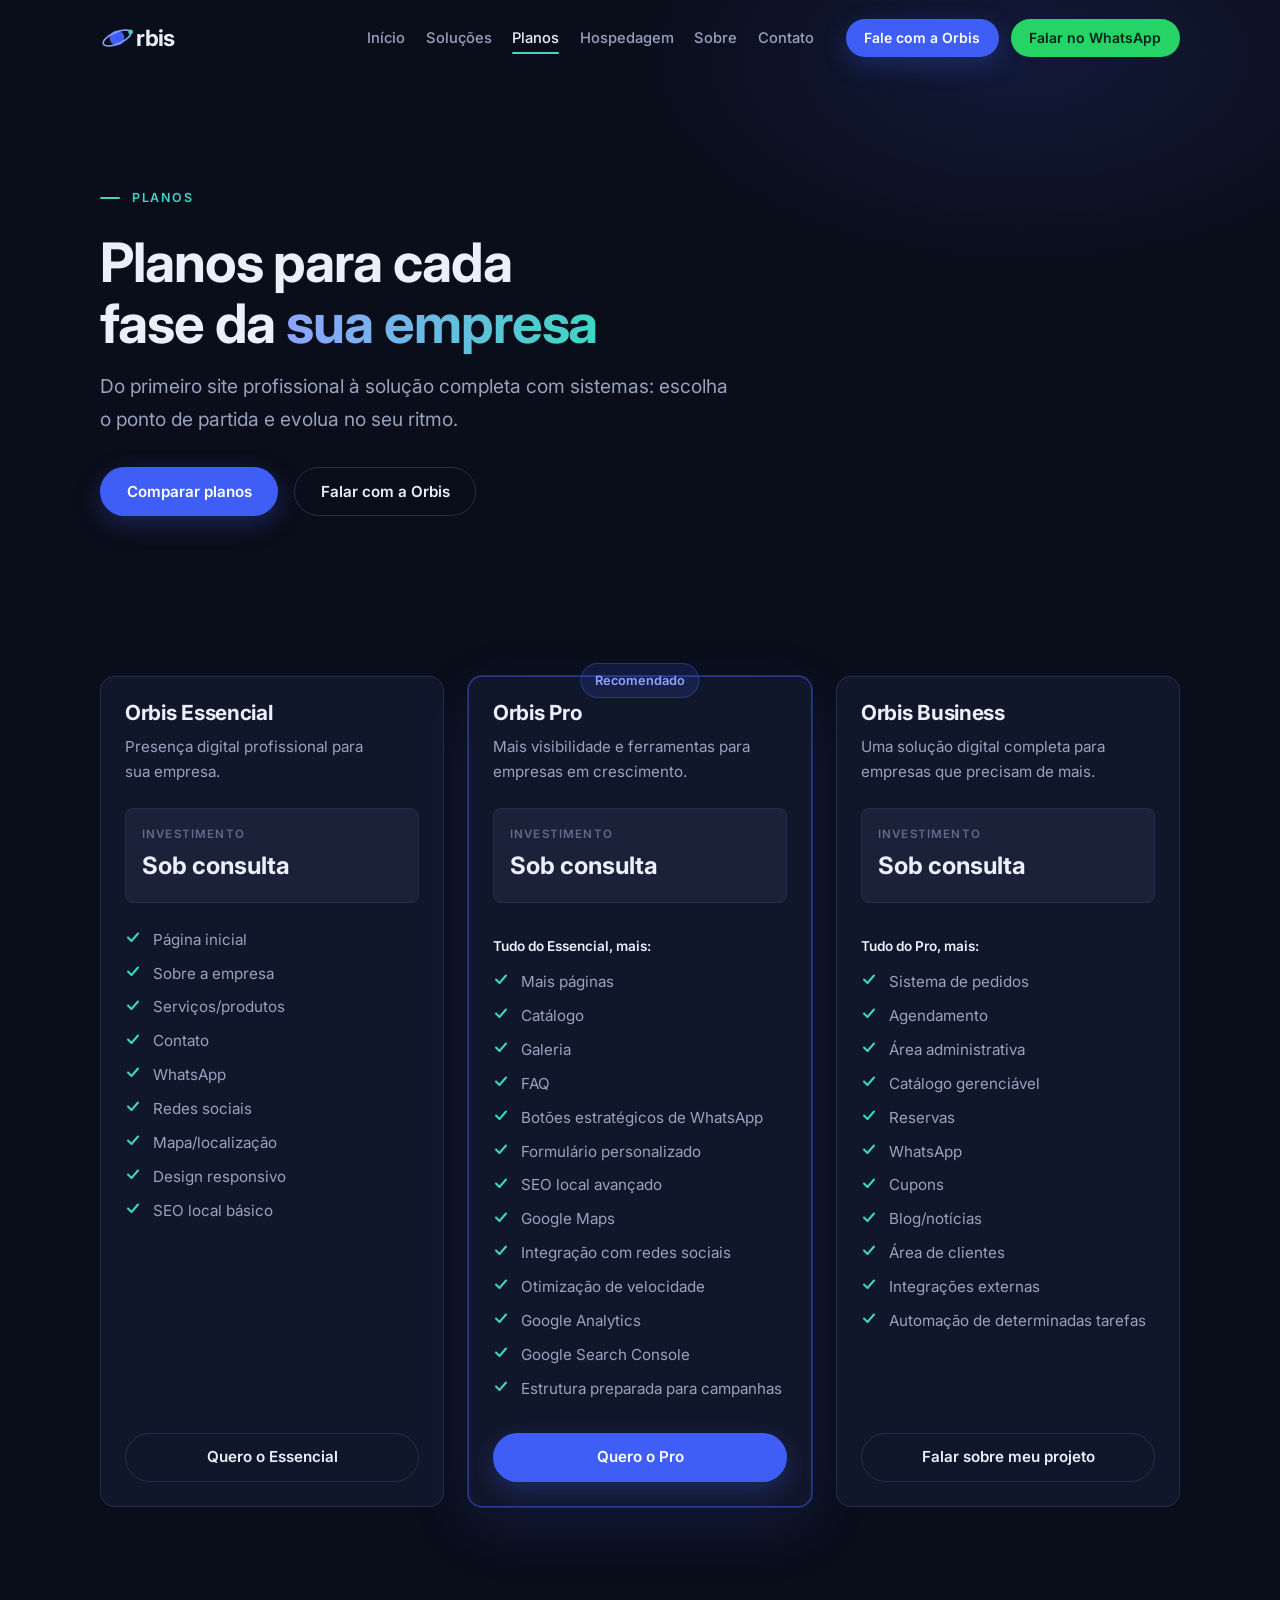
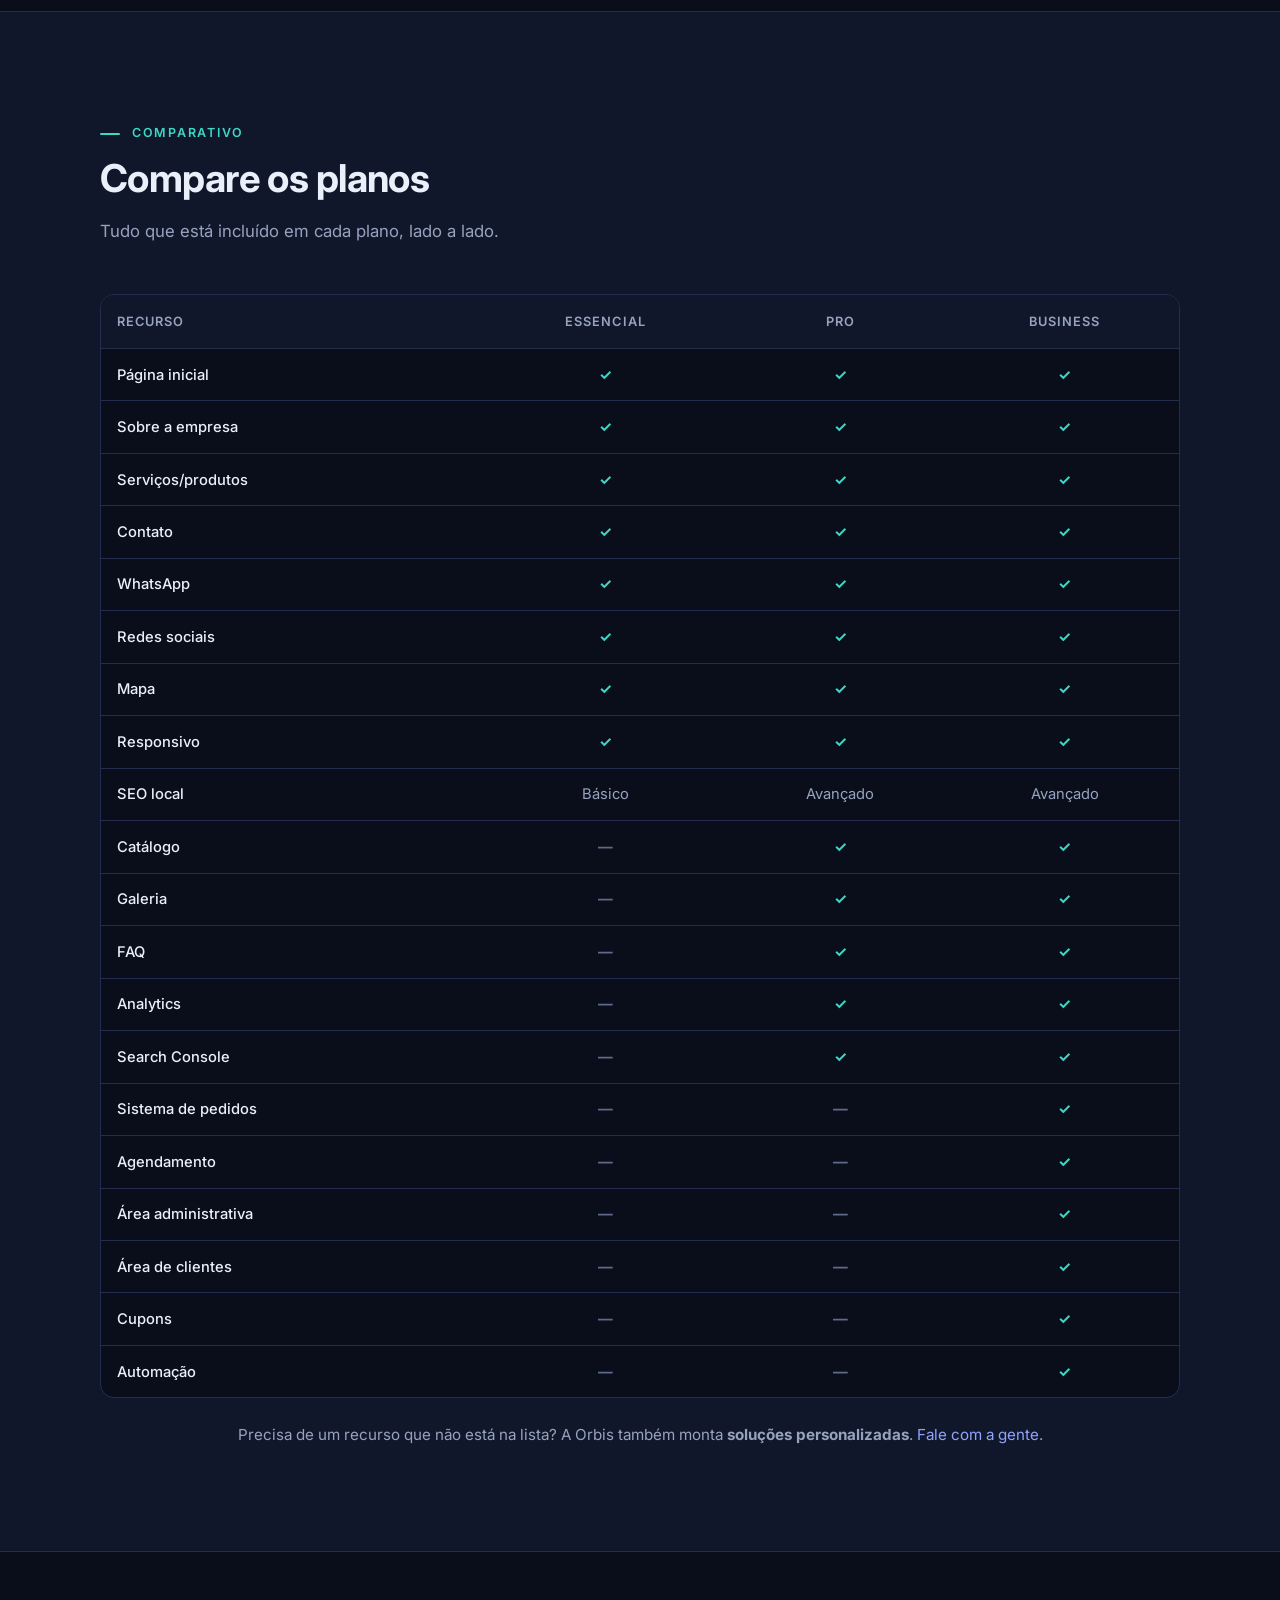
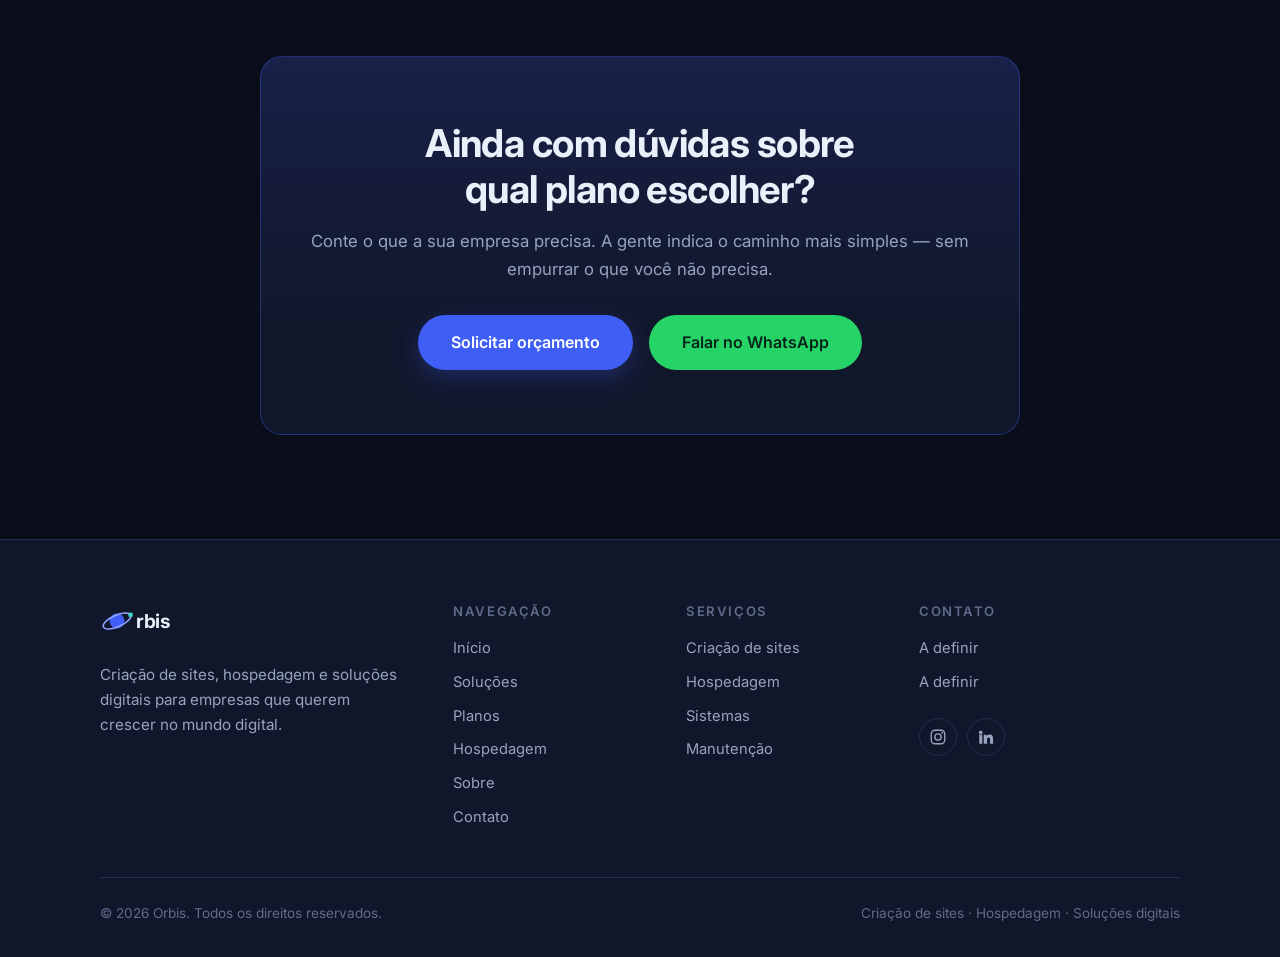
<file: planos.html>
<!DOCTYPE html>
<html lang="pt-BR">
<head>
  <meta charset="UTF-8">
  <meta name="viewport" content="width=device-width, initial-scale=1.0">

  <title>Planos de Criação de Sites — Orbis</title>
  <meta name="description" content="Conheça os planos Orbis Essencial, Pro e Business: sites profissionais com recursos que evoluem junto com a sua empresa. Compare os planos.">
  <meta name="theme-color" content="#0a0e1a">

  <link rel="icon" type="image/svg+xml" href="img/logo/favicon.svg">

  <!-- TODO: definir domínio — descomentar e ajustar o canonical
  <link rel="canonical" href="https://SEUDOMINIO.com.br/planos.html">
  -->

  <!-- Open Graph -->
  <meta property="og:type" content="website">
  <meta property="og:locale" content="pt_BR">
  <meta property="og:site_name" content="Orbis">
  <meta property="og:title" content="Planos de Criação de Sites — Orbis">
  <meta property="og:description" content="Essencial, Pro ou Business: escolha o ponto de partida digital da sua empresa.">

  <!-- Fontes -->
  <link rel="preconnect" href="https://fonts.googleapis.com">
  <link rel="preconnect" href="https://fonts.gstatic.com" crossorigin>
  <link href="https://fonts.googleapis.com/css2?family=Inter:wght@400;500;600;700&display=swap" rel="stylesheet">

  <!-- Estilos -->
  <link rel="stylesheet" href="css/style.css">
  <link rel="stylesheet" href="css/animations.css">

  <!-- Scripts -->
  <script>document.documentElement.classList.add("js");</script>
  <script src="js/main.js" defer></script>
  <script src="js/animations.js" defer></script>
</head>
<body>
  <a class="skip-link" href="#conteudo">Pular para o conteúdo principal</a>

  <div class="nav-backdrop" aria-hidden="true"></div>

  <header class="header" id="header">
    <div class="container header__inner">
      <a class="header__logo" href="index.html" aria-label="Orbis — página inicial">
        <svg class="logo-mark" viewBox="0 0 32 32" aria-hidden="true" focusable="false">
          <circle class="logo-mark__planet" cx="16" cy="16" r="7"/>
          <ellipse class="logo-mark__orbit" cx="16" cy="16" rx="14" ry="5.5" fill="none" stroke-width="1.5" transform="rotate(-24 16 16)"/>
          <circle class="logo-mark__sat" cx="28.8" cy="10.3" r="2.2"/>
        </svg><span class="header__logo-name">rbis</span>
      </a>

      <nav class="header__nav" id="menu" aria-label="Navegação principal">
        <ul class="header__menu">
          <li><a class="header__link" href="index.html">Início</a></li>
          <li><a class="header__link" href="solucoes.html">Soluções</a></li>
          <li><a class="header__link" href="planos.html" aria-current="page">Planos</a></li>
          <li><a class="header__link" href="hospedagem.html">Hospedagem</a></li>
          <li><a class="header__link" href="sobre.html">Sobre</a></li>
          <li><a class="header__link" href="contato.html">Contato</a></li>
        </ul>

        <div class="header__actions">
          <a class="btn btn--primary btn--sm" href="contato.html">Fale com a Orbis</a>
          <!-- Ativado pelo main.js quando o número de WhatsApp estiver configurado -->
          <a class="btn btn--whatsapp btn--sm" data-whatsapp href="#" hidden>Falar no WhatsApp</a>
        </div>
      </nav>

      <button class="header__toggle" type="button" aria-expanded="false" aria-controls="menu">
        <span class="header__toggle-box" aria-hidden="true">
          <span></span><span></span><span></span>
        </span>
        <span class="visually-hidden" data-toggle-label>Abrir menu</span>
      </button>
    </div>
  </header>

  <main id="conteudo">
    <!-- =========================== HERO DA PÁGINA ======================== -->
    <section class="page-hero">
      <div class="container">
        <span class="eyebrow" data-reveal>Planos</span>
        <h1 data-reveal data-reveal-delay="80">Planos para cada fase da <span class="text-gradient">sua empresa</span></h1>
        <p class="lead" data-reveal data-reveal-delay="160">Do primeiro site profissional à solução completa com sistemas: escolha o ponto de partida e evolua no seu ritmo.</p>
        <div class="hero__cta" data-reveal data-reveal-delay="240">
          <a class="btn btn--primary" href="#comparativo">Comparar planos</a>
          <a class="btn btn--outline" href="contato.html">Falar com a Orbis</a>
        </div>
      </div>
    </section>

    <!-- ============================== PLANOS ============================== -->
    <section class="section" aria-labelledby="plans-title">
      <div class="container">
        <div class="plans-grid">
          <article class="card plan" data-reveal>
            <h2 class="plan__name" id="plans-title">Orbis Essencial</h2>
            <p class="plan__desc">Presença digital profissional para sua empresa.</p>
            <!-- TODO: definir preço — substituir "Sob consulta" quando houver valor -->
            <div class="plan__price">
              <span class="plan__price-label">Investimento</span>
              <span class="plan__price-value">Sob consulta</span>
            </div>
            <ul class="check-list">
              <li>Página inicial</li>
              <li>Sobre a empresa</li>
              <li>Serviços/produtos</li>
              <li>Contato</li>
              <li>WhatsApp</li>
              <li>Redes sociais</li>
              <li>Mapa/localização</li>
              <li>Design responsivo</li>
              <li>SEO local básico</li>
            </ul>
            <a class="btn btn--outline btn--block" href="contato.html">Quero o Essencial</a>
          </article>

          <article class="card plan plan--featured" data-reveal data-reveal-delay="80">
            <span class="badge badge--primary plan__badge">Recomendado</span>
            <h2 class="plan__name">Orbis Pro<span class="visually-hidden"> — plano recomendado</span></h2>
            <p class="plan__desc">Mais visibilidade e ferramentas para empresas em crescimento.</p>
            <!-- TODO: definir preço — substituir "Sob consulta" quando houver valor -->
            <div class="plan__price">
              <span class="plan__price-label">Investimento</span>
              <span class="plan__price-value">Sob consulta</span>
            </div>
            <p class="plan__more">Tudo do Essencial, mais:</p>
            <ul class="check-list">
              <li>Mais páginas</li>
              <li>Catálogo</li>
              <li>Galeria</li>
              <li>FAQ</li>
              <li>Botões estratégicos de WhatsApp</li>
              <li>Formulário personalizado</li>
              <li>SEO local avançado</li>
              <li>Google Maps</li>
              <li>Integração com redes sociais</li>
              <li>Otimização de velocidade</li>
              <li>Google Analytics</li>
              <li>Google Search Console</li>
              <li>Estrutura preparada para campanhas</li>
            </ul>
            <a class="btn btn--primary btn--block" href="contato.html">Quero o Pro</a>
          </article>

          <article class="card plan" data-reveal data-reveal-delay="160">
            <h2 class="plan__name">Orbis Business</h2>
            <p class="plan__desc">Uma solução digital completa para empresas que precisam de mais.</p>
            <!-- TODO: definir preço — substituir "Sob consulta" quando houver valor -->
            <div class="plan__price">
              <span class="plan__price-label">Investimento</span>
              <span class="plan__price-value">Sob consulta</span>
            </div>
            <p class="plan__more">Tudo do Pro, mais:</p>
            <ul class="check-list">
              <li>Sistema de pedidos</li>
              <li>Agendamento</li>
              <li>Área administrativa</li>
              <li>Catálogo gerenciável</li>
              <li>Reservas</li>
              <li>WhatsApp</li>
              <li>Cupons</li>
              <li>Blog/notícias</li>
              <li>Área de clientes</li>
              <li>Integrações externas</li>
              <li>Automação de determinadas tarefas</li>
            </ul>
            <a class="btn btn--outline btn--block" href="contato.html">Falar sobre meu projeto</a>
          </article>
        </div>
      </div>
    </section>

    <!-- =========================== COMPARATIVO =========================== -->
    <section class="section section--alt" id="comparativo" aria-labelledby="compare-title">
      <div class="container">
        <div class="section-head" data-reveal>
          <span class="eyebrow">Comparativo</span>
          <h2 class="section-title" id="compare-title">Compare os planos</h2>
          <p class="section-sub">Tudo que está incluído em cada plano, lado a lado.</p>
        </div>

        <div class="compare-wrap" data-reveal>
          <table class="compare">
            <thead>
              <tr>
                <th scope="col">Recurso</th>
                <th scope="col">Essencial</th>
                <th scope="col">Pro</th>
                <th scope="col">Business</th>
              </tr>
            </thead>
            <tbody>
              <tr>
                <th scope="row">Página inicial</th>
                <td data-plan="Essencial"><span class="mark mark--yes">✓</span></td>
                <td data-plan="Pro"><span class="mark mark--yes">✓</span></td>
                <td data-plan="Business"><span class="mark mark--yes">✓</span></td>
              </tr>
              <tr>
                <th scope="row">Sobre a empresa</th>
                <td data-plan="Essencial"><span class="mark mark--yes">✓</span></td>
                <td data-plan="Pro"><span class="mark mark--yes">✓</span></td>
                <td data-plan="Business"><span class="mark mark--yes">✓</span></td>
              </tr>
              <tr>
                <th scope="row">Serviços/produtos</th>
                <td data-plan="Essencial"><span class="mark mark--yes">✓</span></td>
                <td data-plan="Pro"><span class="mark mark--yes">✓</span></td>
                <td data-plan="Business"><span class="mark mark--yes">✓</span></td>
              </tr>
              <tr>
                <th scope="row">Contato</th>
                <td data-plan="Essencial"><span class="mark mark--yes">✓</span></td>
                <td data-plan="Pro"><span class="mark mark--yes">✓</span></td>
                <td data-plan="Business"><span class="mark mark--yes">✓</span></td>
              </tr>
              <tr>
                <th scope="row">WhatsApp</th>
                <td data-plan="Essencial"><span class="mark mark--yes">✓</span></td>
                <td data-plan="Pro"><span class="mark mark--yes">✓</span></td>
                <td data-plan="Business"><span class="mark mark--yes">✓</span></td>
              </tr>
              <tr>
                <th scope="row">Redes sociais</th>
                <td data-plan="Essencial"><span class="mark mark--yes">✓</span></td>
                <td data-plan="Pro"><span class="mark mark--yes">✓</span></td>
                <td data-plan="Business"><span class="mark mark--yes">✓</span></td>
              </tr>
              <tr>
                <th scope="row">Mapa</th>
                <td data-plan="Essencial"><span class="mark mark--yes">✓</span></td>
                <td data-plan="Pro"><span class="mark mark--yes">✓</span></td>
                <td data-plan="Business"><span class="mark mark--yes">✓</span></td>
              </tr>
              <tr>
                <th scope="row">Responsivo</th>
                <td data-plan="Essencial"><span class="mark mark--yes">✓</span></td>
                <td data-plan="Pro"><span class="mark mark--yes">✓</span></td>
                <td data-plan="Business"><span class="mark mark--yes">✓</span></td>
              </tr>
              <tr>
                <th scope="row">SEO local</th>
                <td data-plan="Essencial">Básico</td>
                <td data-plan="Pro">Avançado</td>
                <td data-plan="Business">Avançado</td>
              </tr>
              <tr>
                <th scope="row">Catálogo</th>
                <td data-plan="Essencial"><span class="mark mark--no">—</span></td>
                <td data-plan="Pro"><span class="mark mark--yes">✓</span></td>
                <td data-plan="Business"><span class="mark mark--yes">✓</span></td>
              </tr>
              <tr>
                <th scope="row">Galeria</th>
                <td data-plan="Essencial"><span class="mark mark--no">—</span></td>
                <td data-plan="Pro"><span class="mark mark--yes">✓</span></td>
                <td data-plan="Business"><span class="mark mark--yes">✓</span></td>
              </tr>
              <tr>
                <th scope="row">FAQ</th>
                <td data-plan="Essencial"><span class="mark mark--no">—</span></td>
                <td data-plan="Pro"><span class="mark mark--yes">✓</span></td>
                <td data-plan="Business"><span class="mark mark--yes">✓</span></td>
              </tr>
              <tr>
                <th scope="row">Analytics</th>
                <td data-plan="Essencial"><span class="mark mark--no">—</span></td>
                <td data-plan="Pro"><span class="mark mark--yes">✓</span></td>
                <td data-plan="Business"><span class="mark mark--yes">✓</span></td>
              </tr>
              <tr>
                <th scope="row">Search Console</th>
                <td data-plan="Essencial"><span class="mark mark--no">—</span></td>
                <td data-plan="Pro"><span class="mark mark--yes">✓</span></td>
                <td data-plan="Business"><span class="mark mark--yes">✓</span></td>
              </tr>
              <tr>
                <th scope="row">Sistema de pedidos</th>
                <td data-plan="Essencial"><span class="mark mark--no">—</span></td>
                <td data-plan="Pro"><span class="mark mark--no">—</span></td>
                <td data-plan="Business"><span class="mark mark--yes">✓</span></td>
              </tr>
              <tr>
                <th scope="row">Agendamento</th>
                <td data-plan="Essencial"><span class="mark mark--no">—</span></td>
                <td data-plan="Pro"><span class="mark mark--no">—</span></td>
                <td data-plan="Business"><span class="mark mark--yes">✓</span></td>
              </tr>
              <tr>
                <th scope="row">Área administrativa</th>
                <td data-plan="Essencial"><span class="mark mark--no">—</span></td>
                <td data-plan="Pro"><span class="mark mark--no">—</span></td>
                <td data-plan="Business"><span class="mark mark--yes">✓</span></td>
              </tr>
              <tr>
                <th scope="row">Área de clientes</th>
                <td data-plan="Essencial"><span class="mark mark--no">—</span></td>
                <td data-plan="Pro"><span class="mark mark--no">—</span></td>
                <td data-plan="Business"><span class="mark mark--yes">✓</span></td>
              </tr>
              <tr>
                <th scope="row">Cupons</th>
                <td data-plan="Essencial"><span class="mark mark--no">—</span></td>
                <td data-plan="Pro"><span class="mark mark--no">—</span></td>
                <td data-plan="Business"><span class="mark mark--yes">✓</span></td>
              </tr>
              <tr>
                <th scope="row">Automação</th>
                <td data-plan="Essencial"><span class="mark mark--no">—</span></td>
                <td data-plan="Pro"><span class="mark mark--no">—</span></td>
                <td data-plan="Business"><span class="mark mark--yes">✓</span></td>
              </tr>
            </tbody>
          </table>
        </div>

        <p class="compare-note" data-reveal>
          Precisa de um recurso que não está na lista? A Orbis também monta <strong>soluções personalizadas</strong>.
          <a href="contato.html">Fale com a gente</a>.
        </p>
      </div>
    </section>

    <!-- ============================ CTA FINAL ============================ -->
    <section class="section cta-final" aria-labelledby="cta-final-title">
      <div class="container">
        <div class="cta-final__inner" data-reveal>
          <h2 id="cta-final-title">Ainda com dúvidas sobre qual plano escolher?</h2>
          <p>Conte o que a sua empresa precisa. A gente indica o caminho mais simples — sem empurrar o que você não precisa.</p>
          <div class="cta-final__actions">
            <a class="btn btn--primary btn--lg" href="contato.html">Solicitar orçamento</a>
            <!-- Ativado pelo main.js quando o número de WhatsApp estiver configurado -->
            <a class="btn btn--whatsapp btn--lg" data-whatsapp href="#" hidden>Falar no WhatsApp</a>
          </div>
        </div>
      </div>
    </section>
  </main>

  <footer class="footer">
    <div class="container">
      <div class="footer__grid">
        <div class="footer__brand">
          <a class="footer__logo" href="index.html" aria-label="Orbis — página inicial">
            <svg class="logo-mark" viewBox="0 0 32 32" aria-hidden="true" focusable="false">
              <circle class="logo-mark__planet" cx="16" cy="16" r="7"/>
              <ellipse class="logo-mark__orbit" cx="16" cy="16" rx="14" ry="5.5" fill="none" stroke-width="1.5" transform="rotate(-24 16 16)"/>
              <circle class="logo-mark__sat" cx="28.8" cy="10.3" r="2.2"/>
            </svg><span class="footer__logo-name">rbis</span>
          </a>
          <p>Criação de sites, hospedagem e soluções digitais para empresas que querem crescer no mundo digital.</p>
        </div>

        <nav class="footer__col" aria-label="Navegação do rodapé">
          <h2 class="footer__title">Navegação</h2>
          <ul class="footer__list">
            <li><a href="index.html">Início</a></li>
            <li><a href="solucoes.html">Soluções</a></li>
            <li><a href="planos.html">Planos</a></li>
            <li><a href="hospedagem.html">Hospedagem</a></li>
            <li><a href="sobre.html">Sobre</a></li>
            <li><a href="contato.html">Contato</a></li>
          </ul>
        </nav>

        <div class="footer__col">
          <h2 class="footer__title">Serviços</h2>
          <ul class="footer__list">
            <li><a href="solucoes.html">Criação de sites</a></li>
            <li><a href="hospedagem.html">Hospedagem</a></li>
            <li><a href="solucoes.html#sistemas">Sistemas</a></li>
            <li><a href="contato.html">Manutenção</a></li>
          </ul>
        </div>

        <div class="footer__col">
          <h2 class="footer__title">Contato</h2>
          <ul class="footer__list">
            <!-- Preenchidos pelo main.js quando WhatsApp/e-mail estiverem configurados -->
            <li data-contact="whatsapp">A definir</li>
            <li data-contact="email">A definir</li>
          </ul>
          <div class="footer__social">
            <!-- TODO: substituir href="#" pelos perfis reais quando existirem -->
            <a class="social__link" href="#" aria-label="Instagram da Orbis (link a definir)" title="Link a definir">
              <svg viewBox="0 0 24 24" fill="none" stroke="currentColor" stroke-width="1.8" stroke-linecap="round" stroke-linejoin="round" aria-hidden="true" focusable="false">
                <rect x="3" y="3" width="18" height="18" rx="5"/>
                <circle cx="12" cy="12" r="4.2"/>
                <circle cx="17.4" cy="6.6" r="1.2" fill="currentColor" stroke="none"/>
              </svg>
            </a>
            <a class="social__link" href="#" aria-label="LinkedIn da Orbis (link a definir)" title="Link a definir">
              <svg viewBox="0 0 24 24" fill="currentColor" aria-hidden="true" focusable="false">
                <path d="M4.98 3.5a2.49 2.49 0 1 1-.02 4.98 2.49 2.49 0 0 1 .02-4.98ZM3 9h4v12H3V9Zm6 0h3.8v1.7h.05c.53-1 1.83-2.05 3.77-2.05 4.03 0 4.78 2.65 4.78 6.1V21h-4v-5.5c0-1.31-.02-3-1.83-3-1.83 0-2.11 1.43-2.11 2.9V21H9V9Z"/>
              </svg>
            </a>
          </div>
        </div>
      </div>

      <div class="footer__bottom">
        <p>© <span data-footer-year>2026</span> Orbis. Todos os direitos reservados.</p>
        <p class="footer__tagline">Criação de sites · Hospedagem · Soluções digitais</p>
      </div>
    </div>
  </footer>

</body>
</html>
</file>
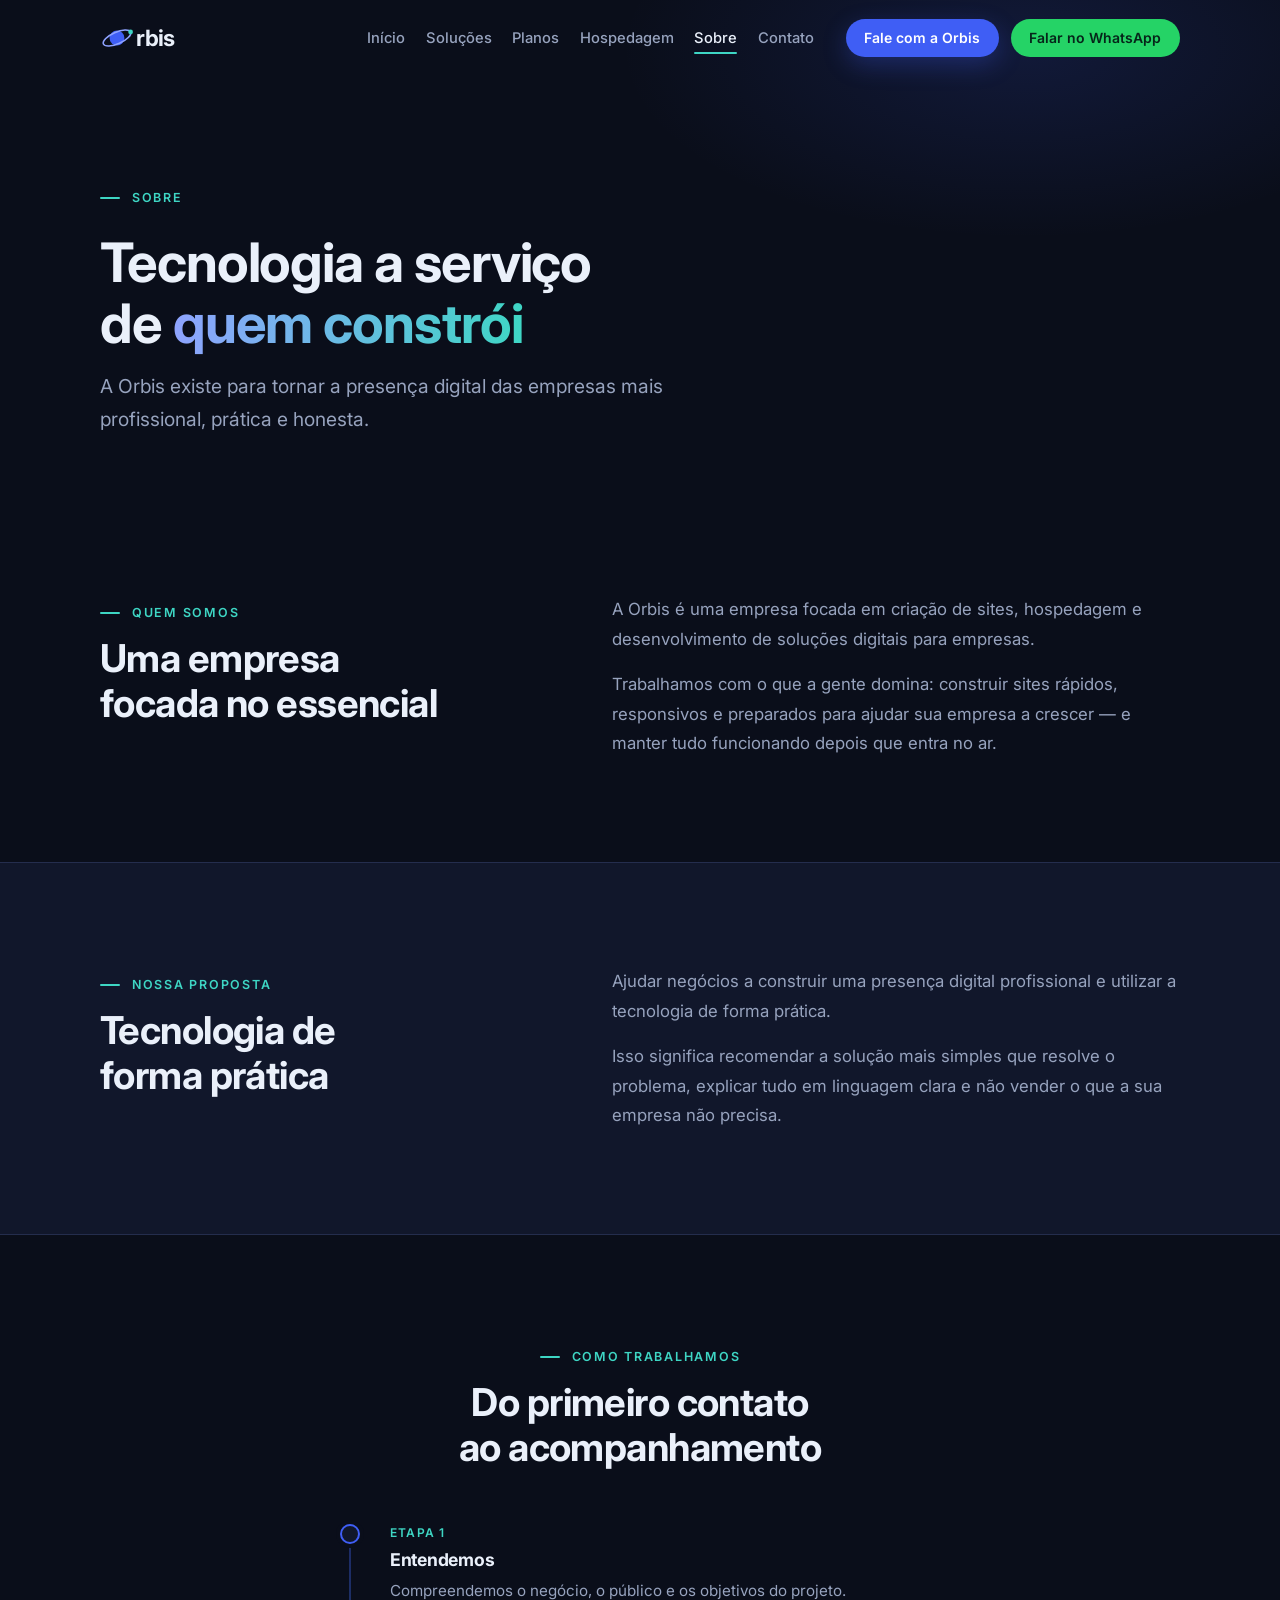
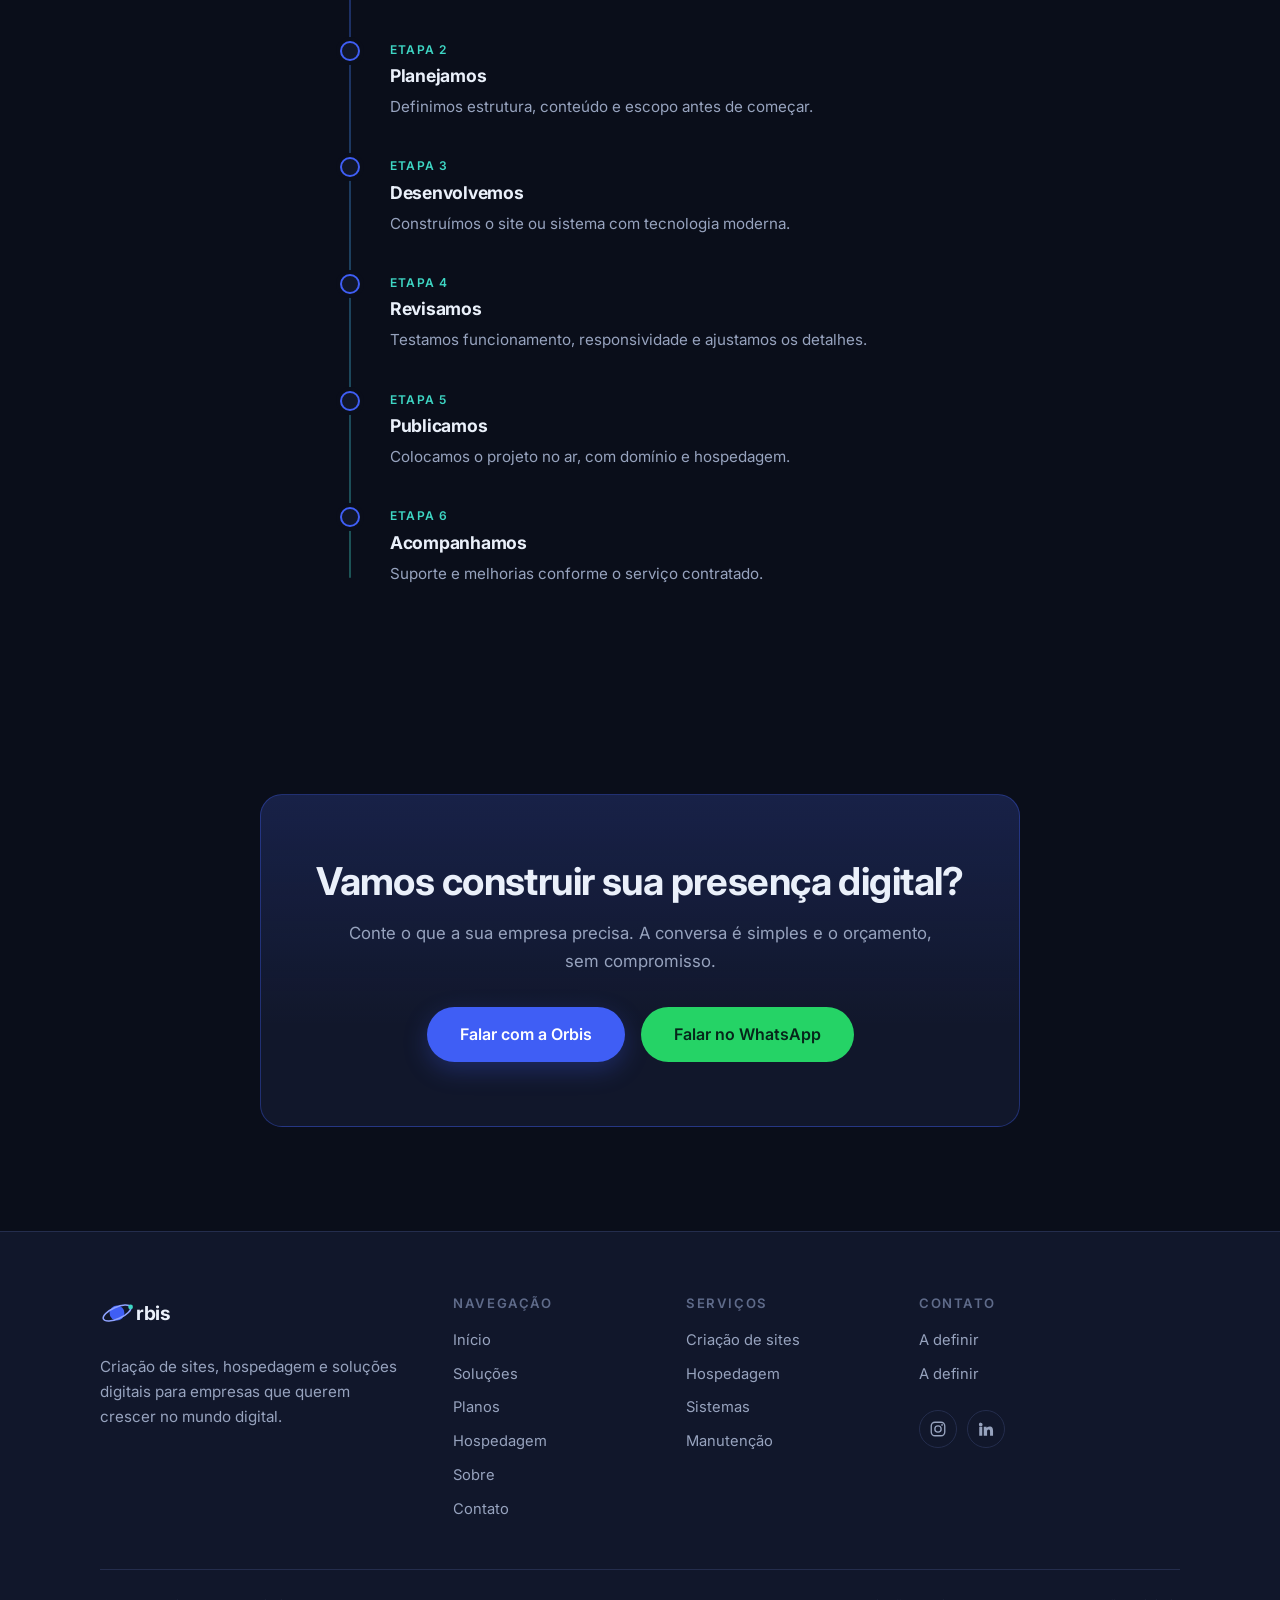
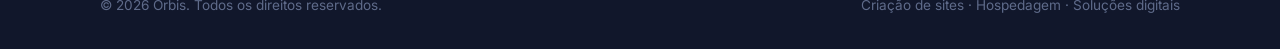
<file: sobre.html>
<!DOCTYPE html>
<html lang="pt-BR">
<head>
  <meta charset="UTF-8">
  <meta name="viewport" content="width=device-width, initial-scale=1.0">

  <title>Sobre a Orbis</title>
  <meta name="description" content="Conheça a Orbis: empresa focada em criação de sites, hospedagem e soluções digitais para empresas. Nossa proposta e nosso jeito de trabalhar.">
  <meta name="theme-color" content="#0a0e1a">

  <link rel="icon" type="image/svg+xml" href="img/logo/favicon.svg">

  <!-- TODO: definir domínio — descomentar e ajustar o canonical
  <link rel="canonical" href="https://SEUDOMINIO.com.br/sobre.html">
  -->

  <!-- Open Graph -->
  <meta property="og:type" content="website">
  <meta property="og:locale" content="pt_BR">
  <meta property="og:site_name" content="Orbis">
  <meta property="og:title" content="Sobre a Orbis">
  <meta property="og:description" content="Ajudamos negócios a construir uma presença digital profissional e usar a tecnologia de forma prática.">

  <!-- Fontes -->
  <link rel="preconnect" href="https://fonts.googleapis.com">
  <link rel="preconnect" href="https://fonts.gstatic.com" crossorigin>
  <link href="https://fonts.googleapis.com/css2?family=Inter:wght@400;500;600;700&display=swap" rel="stylesheet">

  <!-- Estilos -->
  <link rel="stylesheet" href="css/style.css">
  <link rel="stylesheet" href="css/animations.css">

  <!-- Scripts -->
  <script>document.documentElement.classList.add("js");</script>
  <script src="js/main.js" defer></script>
  <script src="js/animations.js" defer></script>
</head>
<body>
  <a class="skip-link" href="#conteudo">Pular para o conteúdo principal</a>

  <div class="nav-backdrop" aria-hidden="true"></div>

  <header class="header" id="header">
    <div class="container header__inner">
      <a class="header__logo" href="index.html" aria-label="Orbis — página inicial">
        <svg class="logo-mark" viewBox="0 0 32 32" aria-hidden="true" focusable="false">
          <circle class="logo-mark__planet" cx="16" cy="16" r="7"/>
          <ellipse class="logo-mark__orbit" cx="16" cy="16" rx="14" ry="5.5" fill="none" stroke-width="1.5" transform="rotate(-24 16 16)"/>
          <circle class="logo-mark__sat" cx="28.8" cy="10.3" r="2.2"/>
        </svg><span class="header__logo-name">rbis</span>
      </a>

      <nav class="header__nav" id="menu" aria-label="Navegação principal">
        <ul class="header__menu">
          <li><a class="header__link" href="index.html">Início</a></li>
          <li><a class="header__link" href="solucoes.html">Soluções</a></li>
          <li><a class="header__link" href="planos.html">Planos</a></li>
          <li><a class="header__link" href="hospedagem.html">Hospedagem</a></li>
          <li><a class="header__link" href="sobre.html" aria-current="page">Sobre</a></li>
          <li><a class="header__link" href="contato.html">Contato</a></li>
        </ul>

        <div class="header__actions">
          <a class="btn btn--primary btn--sm" href="contato.html">Fale com a Orbis</a>
          <!-- Ativado pelo main.js quando o número de WhatsApp estiver configurado -->
          <a class="btn btn--whatsapp btn--sm" data-whatsapp href="#" hidden>Falar no WhatsApp</a>
        </div>
      </nav>

      <button class="header__toggle" type="button" aria-expanded="false" aria-controls="menu">
        <span class="header__toggle-box" aria-hidden="true">
          <span></span><span></span><span></span>
        </span>
        <span class="visually-hidden" data-toggle-label>Abrir menu</span>
      </button>
    </div>
  </header>

  <main id="conteudo">
    <!-- =========================== HERO DA PÁGINA ======================== -->
    <section class="page-hero">
      <div class="container">
        <span class="eyebrow" data-reveal>Sobre</span>
        <h1 data-reveal data-reveal-delay="80">Tecnologia a serviço de <span class="text-gradient">quem constrói</span></h1>
        <p class="lead" data-reveal data-reveal-delay="160">A Orbis existe para tornar a presença digital das empresas mais profissional, prática e honesta.</p>
      </div>
    </section>

    <!-- ============================ QUEM SOMOS =========================== -->
    <section class="section" aria-labelledby="who-title">
      <div class="container about-grid">
        <div data-reveal>
          <span class="eyebrow">Quem somos</span>
          <h2 class="section-title" id="who-title">Uma empresa focada no essencial</h2>
        </div>
        <div data-reveal data-reveal-delay="100">
          <p class="about-text">A Orbis é uma empresa focada em criação de sites, hospedagem e desenvolvimento de soluções digitais para empresas.</p>
          <p class="about-text">Trabalhamos com o que a gente domina: construir sites rápidos, responsivos e preparados para ajudar sua empresa a crescer — e manter tudo funcionando depois que entra no ar.</p>
        </div>
      </div>
    </section>

    <!-- =========================== NOSSA PROPOSTA ======================== -->
    <section class="section section--alt" aria-labelledby="proposal-title">
      <div class="container about-grid">
        <div data-reveal>
          <span class="eyebrow">Nossa proposta</span>
          <h2 class="section-title" id="proposal-title">Tecnologia de forma prática</h2>
        </div>
        <div data-reveal data-reveal-delay="100">
          <p class="about-text">Ajudar negócios a construir uma presença digital profissional e utilizar a tecnologia de forma prática.</p>
          <p class="about-text">Isso significa recomendar a solução mais simples que resolve o problema, explicar tudo em linguagem clara e não vender o que a sua empresa não precisa.</p>
        </div>
      </div>
    </section>

    <!-- ============================ TIMELINE ============================= -->
    <section class="section" aria-labelledby="process-title">
      <div class="container">
        <div class="section-head section-head--center" data-reveal>
          <span class="eyebrow">Como trabalhamos</span>
          <h2 class="section-title" id="process-title">Do primeiro contato ao acompanhamento</h2>
        </div>

        <ol class="timeline">
          <li class="timeline__item" data-reveal>
            <span class="timeline__dot" aria-hidden="true"></span>
            <div class="timeline__content">
              <span class="timeline__step">Etapa 1</span>
              <h3>Entendemos</h3>
              <p>Compreendemos o negócio, o público e os objetivos do projeto.</p>
            </div>
          </li>
          <li class="timeline__item" data-reveal>
            <span class="timeline__dot" aria-hidden="true"></span>
            <div class="timeline__content">
              <span class="timeline__step">Etapa 2</span>
              <h3>Planejamos</h3>
              <p>Definimos estrutura, conteúdo e escopo antes de começar.</p>
            </div>
          </li>
          <li class="timeline__item" data-reveal>
            <span class="timeline__dot" aria-hidden="true"></span>
            <div class="timeline__content">
              <span class="timeline__step">Etapa 3</span>
              <h3>Desenvolvemos</h3>
              <p>Construímos o site ou sistema com tecnologia moderna.</p>
            </div>
          </li>
          <li class="timeline__item" data-reveal>
            <span class="timeline__dot" aria-hidden="true"></span>
            <div class="timeline__content">
              <span class="timeline__step">Etapa 4</span>
              <h3>Revisamos</h3>
              <p>Testamos funcionamento, responsividade e ajustamos os detalhes.</p>
            </div>
          </li>
          <li class="timeline__item" data-reveal>
            <span class="timeline__dot" aria-hidden="true"></span>
            <div class="timeline__content">
              <span class="timeline__step">Etapa 5</span>
              <h3>Publicamos</h3>
              <p>Colocamos o projeto no ar, com domínio e hospedagem.</p>
            </div>
          </li>
          <li class="timeline__item" data-reveal>
            <span class="timeline__dot" aria-hidden="true"></span>
            <div class="timeline__content">
              <span class="timeline__step">Etapa 6</span>
              <h3>Acompanhamos</h3>
              <p>Suporte e melhorias conforme o serviço contratado.</p>
            </div>
          </li>
        </ol>
      </div>
    </section>

    <!-- ============================ CTA FINAL ============================ -->
    <section class="section cta-final" aria-labelledby="cta-final-title">
      <div class="container">
        <div class="cta-final__inner" data-reveal>
          <h2 id="cta-final-title">Vamos construir sua presença digital?</h2>
          <p>Conte o que a sua empresa precisa. A conversa é simples e o orçamento, sem compromisso.</p>
          <div class="cta-final__actions">
            <a class="btn btn--primary btn--lg" href="contato.html">Falar com a Orbis</a>
            <!-- Ativado pelo main.js quando o número de WhatsApp estiver configurado -->
            <a class="btn btn--whatsapp btn--lg" data-whatsapp href="#" hidden>Falar no WhatsApp</a>
          </div>
        </div>
      </div>
    </section>
  </main>

  <footer class="footer">
    <div class="container">
      <div class="footer__grid">
        <div class="footer__brand">
          <a class="footer__logo" href="index.html" aria-label="Orbis — página inicial">
            <svg class="logo-mark" viewBox="0 0 32 32" aria-hidden="true" focusable="false">
              <circle class="logo-mark__planet" cx="16" cy="16" r="7"/>
              <ellipse class="logo-mark__orbit" cx="16" cy="16" rx="14" ry="5.5" fill="none" stroke-width="1.5" transform="rotate(-24 16 16)"/>
              <circle class="logo-mark__sat" cx="28.8" cy="10.3" r="2.2"/>
            </svg><span class="footer__logo-name">rbis</span>
          </a>
          <p>Criação de sites, hospedagem e soluções digitais para empresas que querem crescer no mundo digital.</p>
        </div>

        <nav class="footer__col" aria-label="Navegação do rodapé">
          <h2 class="footer__title">Navegação</h2>
          <ul class="footer__list">
            <li><a href="index.html">Início</a></li>
            <li><a href="solucoes.html">Soluções</a></li>
            <li><a href="planos.html">Planos</a></li>
            <li><a href="hospedagem.html">Hospedagem</a></li>
            <li><a href="sobre.html">Sobre</a></li>
            <li><a href="contato.html">Contato</a></li>
          </ul>
        </nav>

        <div class="footer__col">
          <h2 class="footer__title">Serviços</h2>
          <ul class="footer__list">
            <li><a href="solucoes.html">Criação de sites</a></li>
            <li><a href="hospedagem.html">Hospedagem</a></li>
            <li><a href="solucoes.html#sistemas">Sistemas</a></li>
            <li><a href="contato.html">Manutenção</a></li>
          </ul>
        </div>

        <div class="footer__col">
          <h2 class="footer__title">Contato</h2>
          <ul class="footer__list">
            <!-- Preenchidos pelo main.js quando WhatsApp/e-mail estiverem configurados -->
            <li data-contact="whatsapp">A definir</li>
            <li data-contact="email">A definir</li>
          </ul>
          <div class="footer__social">
            <!-- TODO: substituir href="#" pelos perfis reais quando existirem -->
            <a class="social__link" href="#" aria-label="Instagram da Orbis (link a definir)" title="Link a definir">
              <svg viewBox="0 0 24 24" fill="none" stroke="currentColor" stroke-width="1.8" stroke-linecap="round" stroke-linejoin="round" aria-hidden="true" focusable="false">
                <rect x="3" y="3" width="18" height="18" rx="5"/>
                <circle cx="12" cy="12" r="4.2"/>
                <circle cx="17.4" cy="6.6" r="1.2" fill="currentColor" stroke="none"/>
              </svg>
            </a>
            <a class="social__link" href="#" aria-label="LinkedIn da Orbis (link a definir)" title="Link a definir">
              <svg viewBox="0 0 24 24" fill="currentColor" aria-hidden="true" focusable="false">
                <path d="M4.98 3.5a2.49 2.49 0 1 1-.02 4.98 2.49 2.49 0 0 1 .02-4.98ZM3 9h4v12H3V9Zm6 0h3.8v1.7h.05c.53-1 1.83-2.05 3.77-2.05 4.03 0 4.78 2.65 4.78 6.1V21h-4v-5.5c0-1.31-.02-3-1.83-3-1.83 0-2.11 1.43-2.11 2.9V21H9V9Z"/>
              </svg>
            </a>
          </div>
        </div>
      </div>

      <div class="footer__bottom">
        <p>© <span data-footer-year>2026</span> Orbis. Todos os direitos reservados.</p>
        <p class="footer__tagline">Criação de sites · Hospedagem · Soluções digitais</p>
      </div>
    </div>
  </footer>

</body>
</html>
</file>
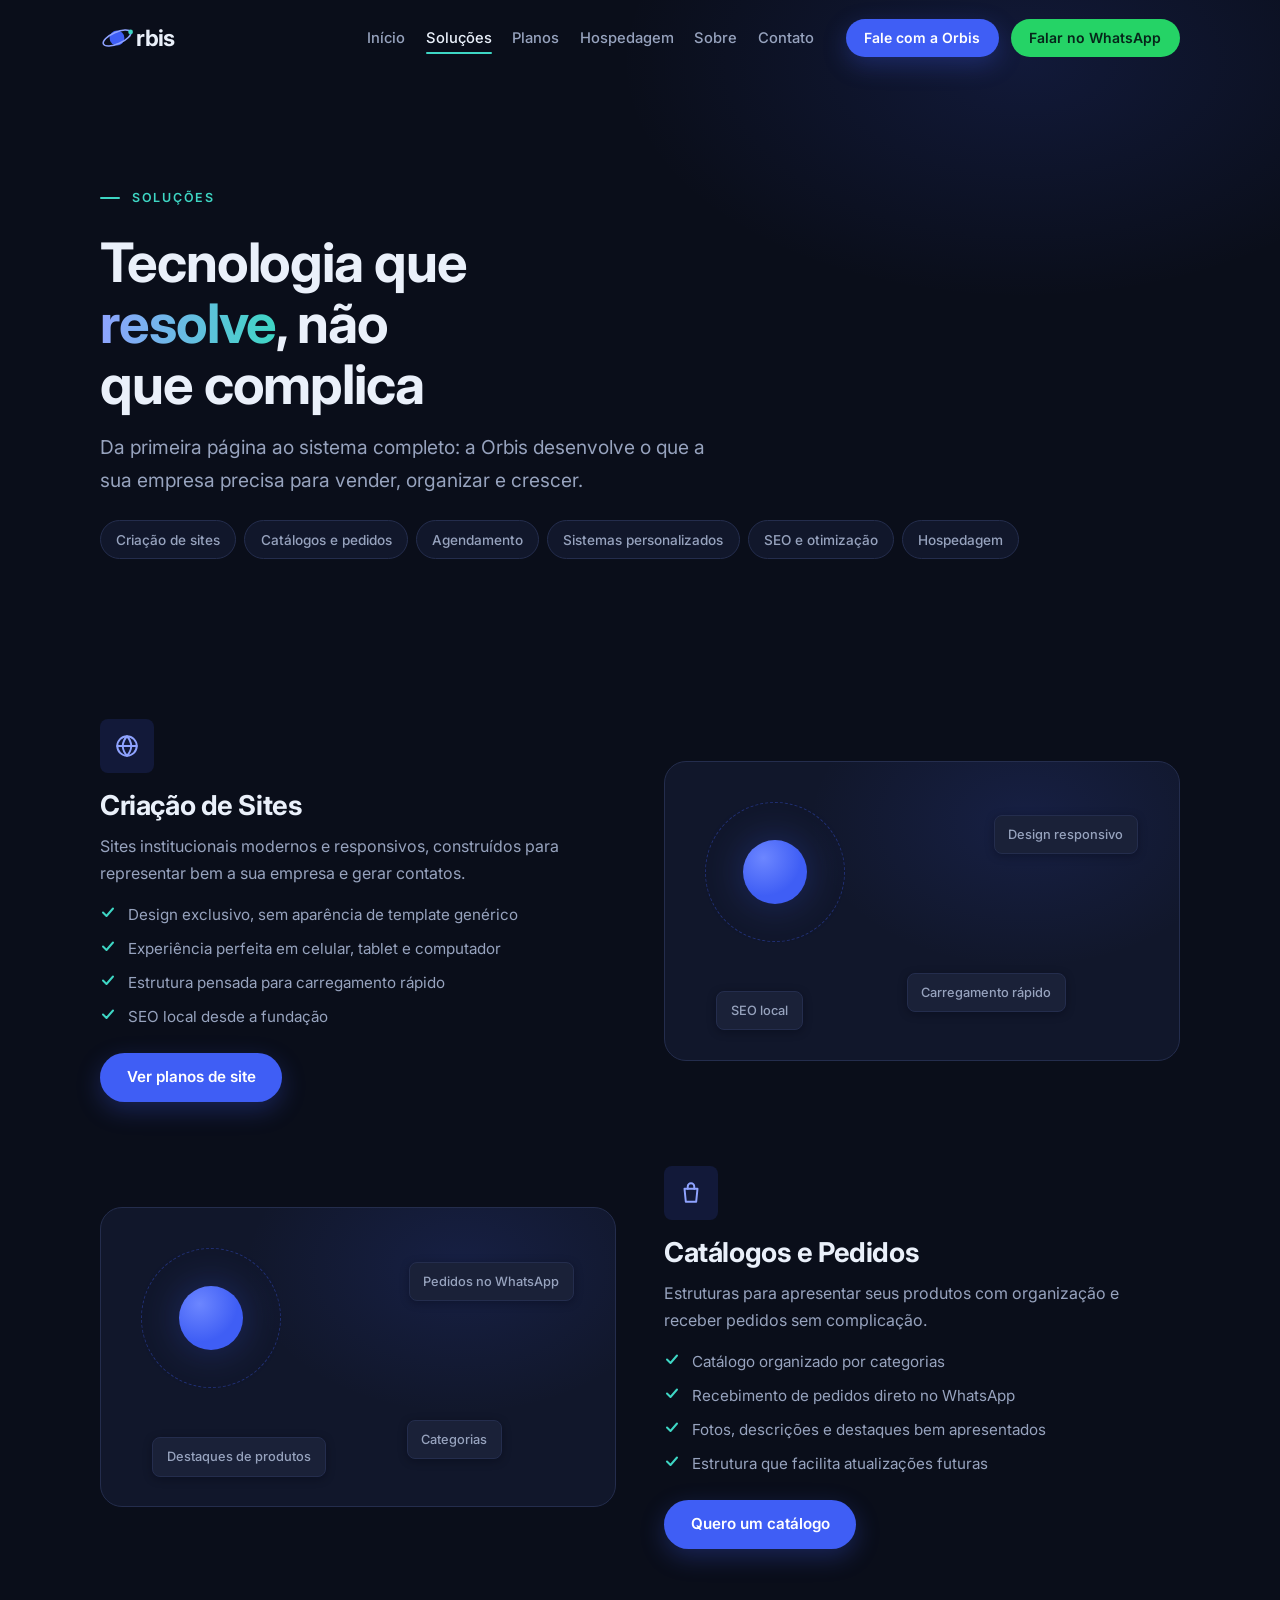
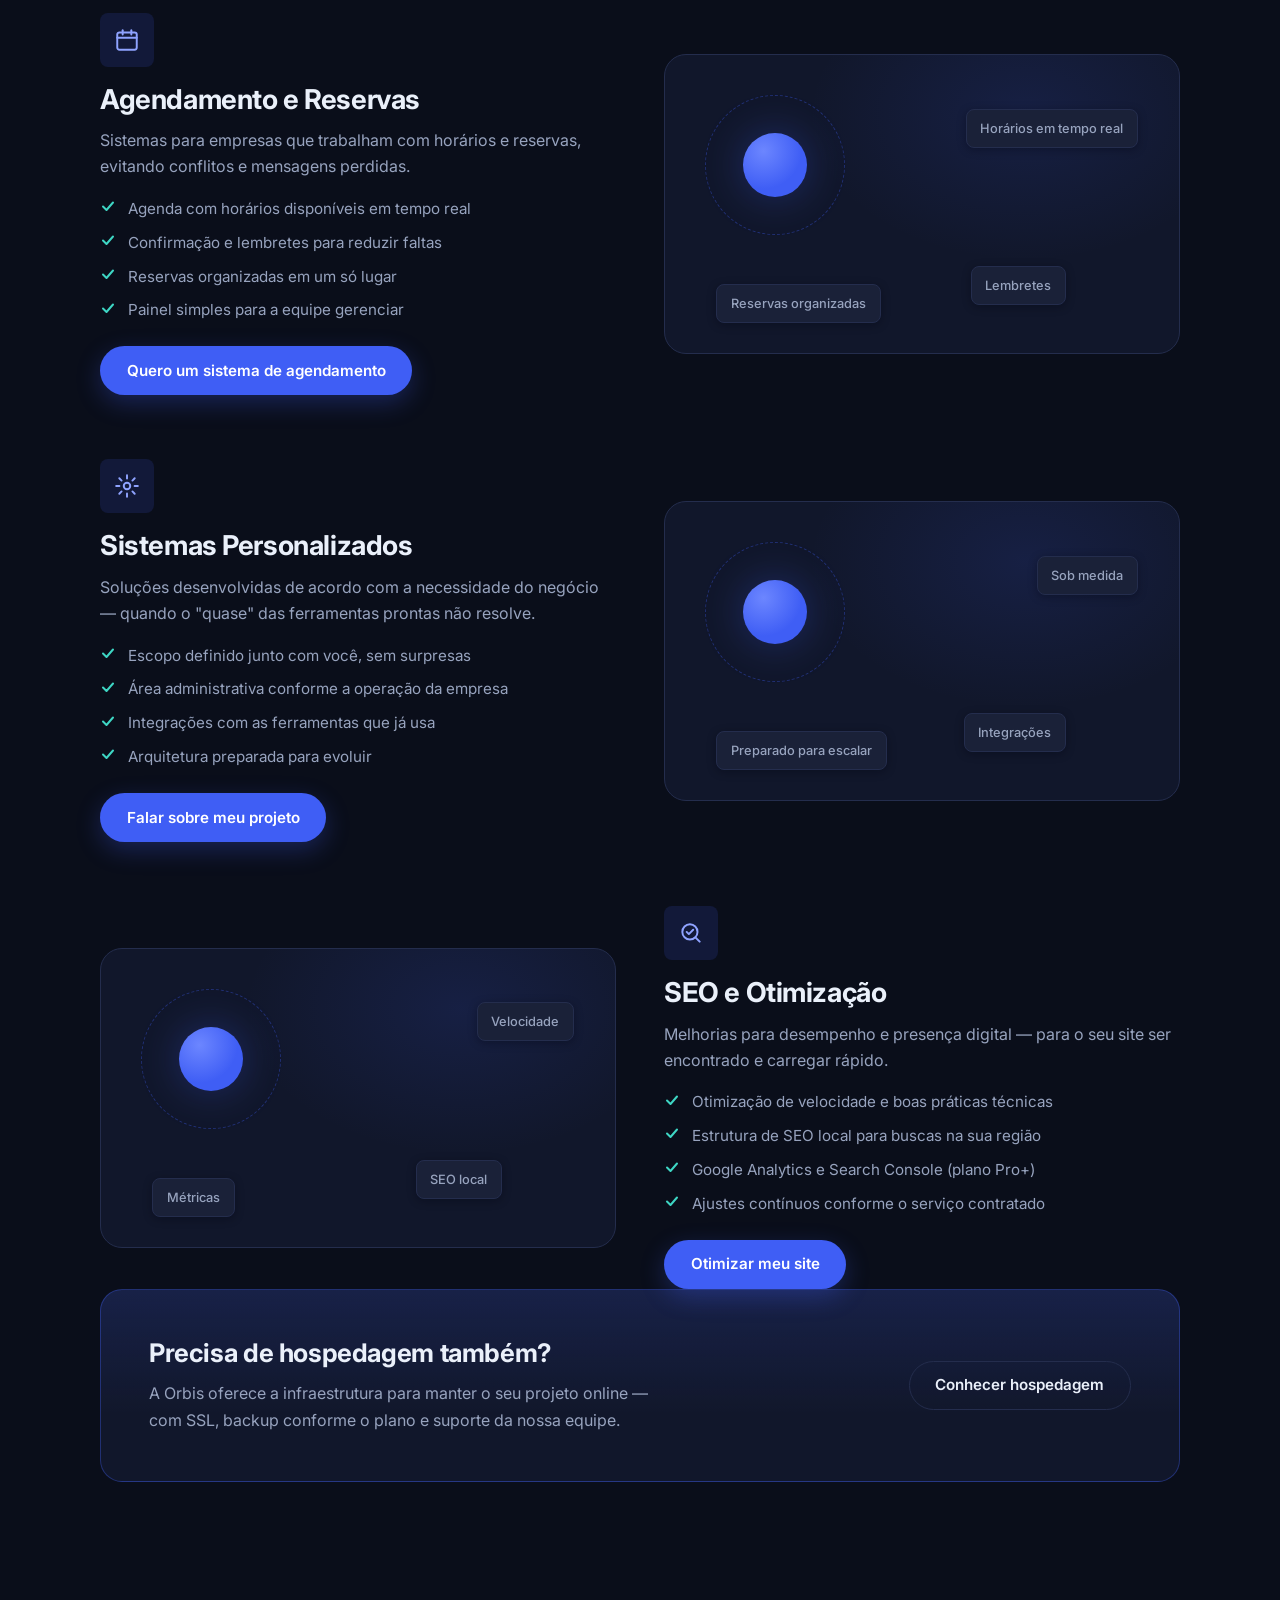
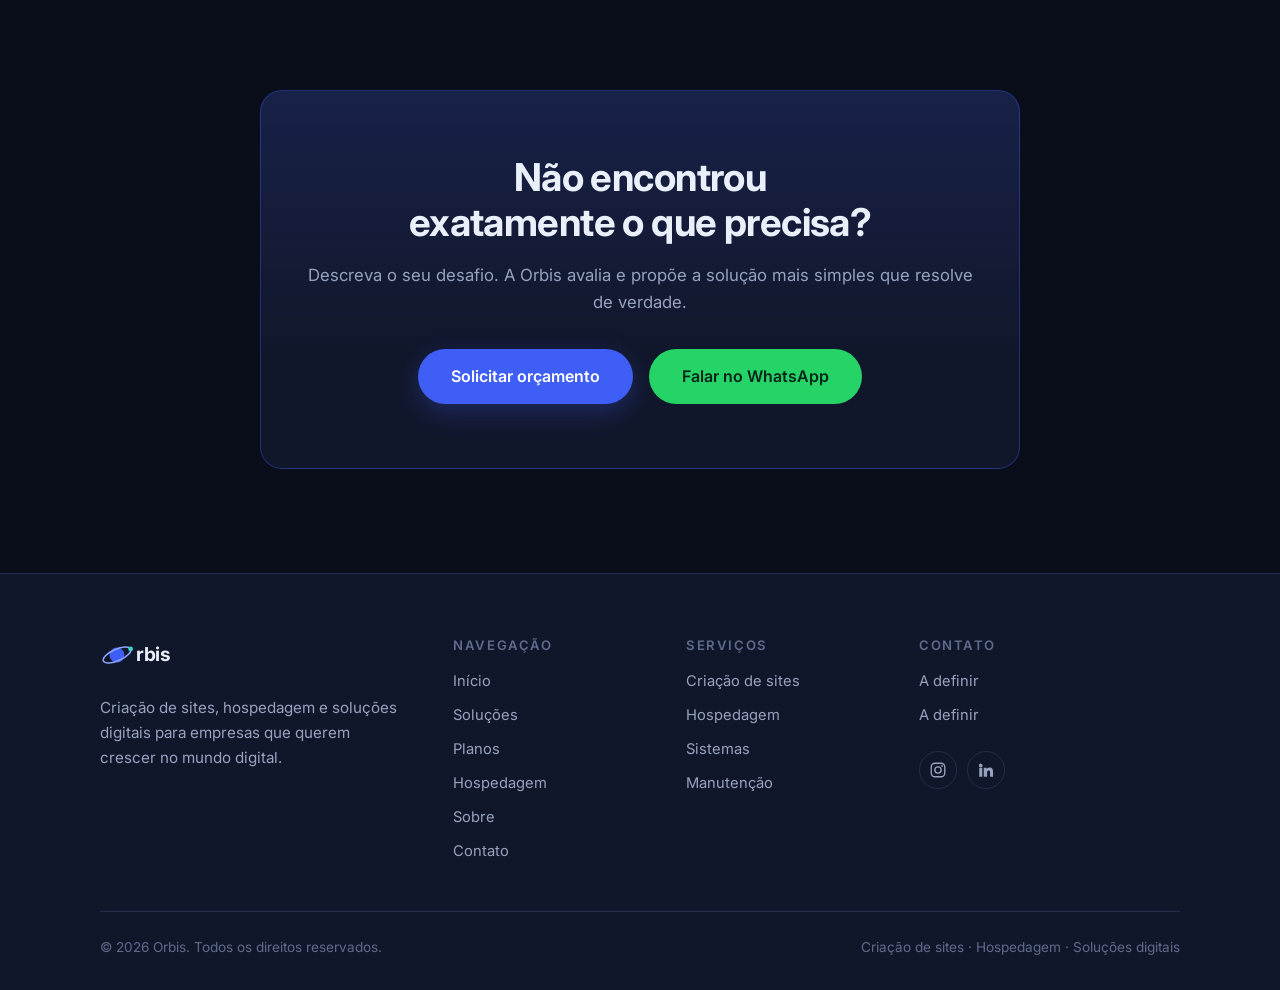
<file: solucoes.html>
<!DOCTYPE html>
<html lang="pt-BR">
<head>
  <meta charset="UTF-8">
  <meta name="viewport" content="width=device-width, initial-scale=1.0">

  <title>Soluções Digitais — Orbis</title>
  <meta name="description" content="Criação de sites, catálogos e pedidos, agendamento e reservas, sistemas personalizados e SEO: soluções digitais sob medida para a sua empresa.">
  <meta name="theme-color" content="#0a0e1a">

  <link rel="icon" type="image/svg+xml" href="img/logo/favicon.svg">

  <!-- TODO: definir domínio — descomentar e ajustar o canonical
  <link rel="canonical" href="https://SEUDOMINIO.com.br/solucoes.html">
  -->

  <!-- Open Graph -->
  <meta property="og:type" content="website">
  <meta property="og:locale" content="pt_BR">
  <meta property="og:site_name" content="Orbis">
  <meta property="og:title" content="Soluções Digitais — Orbis">
  <meta property="og:description" content="Sites, catálogos, agendamentos, sistemas e otimização — desenvolvidos sob medida para o seu negócio.">

  <!-- Fontes -->
  <link rel="preconnect" href="https://fonts.googleapis.com">
  <link rel="preconnect" href="https://fonts.gstatic.com" crossorigin>
  <link href="https://fonts.googleapis.com/css2?family=Inter:wght@400;500;600;700&display=swap" rel="stylesheet">

  <!-- Estilos -->
  <link rel="stylesheet" href="css/style.css">
  <link rel="stylesheet" href="css/animations.css">

  <!-- Scripts -->
  <script>document.documentElement.classList.add("js");</script>
  <script src="js/main.js" defer></script>
  <script src="js/animations.js" defer></script>
</head>
<body>
  <a class="skip-link" href="#conteudo">Pular para o conteúdo principal</a>

  <div class="nav-backdrop" aria-hidden="true"></div>

  <header class="header" id="header">
    <div class="container header__inner">
      <a class="header__logo" href="index.html" aria-label="Orbis — página inicial">
        <svg class="logo-mark" viewBox="0 0 32 32" aria-hidden="true" focusable="false">
          <circle class="logo-mark__planet" cx="16" cy="16" r="7"/>
          <ellipse class="logo-mark__orbit" cx="16" cy="16" rx="14" ry="5.5" fill="none" stroke-width="1.5" transform="rotate(-24 16 16)"/>
          <circle class="logo-mark__sat" cx="28.8" cy="10.3" r="2.2"/>
        </svg><span class="header__logo-name">rbis</span>
      </a>

      <nav class="header__nav" id="menu" aria-label="Navegação principal">
        <ul class="header__menu">
          <li><a class="header__link" href="index.html">Início</a></li>
          <li><a class="header__link" href="solucoes.html" aria-current="page">Soluções</a></li>
          <li><a class="header__link" href="planos.html">Planos</a></li>
          <li><a class="header__link" href="hospedagem.html">Hospedagem</a></li>
          <li><a class="header__link" href="sobre.html">Sobre</a></li>
          <li><a class="header__link" href="contato.html">Contato</a></li>
        </ul>

        <div class="header__actions">
          <a class="btn btn--primary btn--sm" href="contato.html">Fale com a Orbis</a>
          <!-- Ativado pelo main.js quando o número de WhatsApp estiver configurado -->
          <a class="btn btn--whatsapp btn--sm" data-whatsapp href="#" hidden>Falar no WhatsApp</a>
        </div>
      </nav>

      <button class="header__toggle" type="button" aria-expanded="false" aria-controls="menu">
        <span class="header__toggle-box" aria-hidden="true">
          <span></span><span></span><span></span>
        </span>
        <span class="visually-hidden" data-toggle-label>Abrir menu</span>
      </button>
    </div>
  </header>

  <main id="conteudo">
    <!-- =========================== HERO DA PÁGINA ======================== -->
    <section class="page-hero">
      <div class="container">
        <span class="eyebrow" data-reveal>Soluções</span>
        <h1 data-reveal data-reveal-delay="80">Tecnologia que <span class="text-gradient">resolve</span>, não que complica</h1>
        <p class="lead" data-reveal data-reveal-delay="160">Da primeira página ao sistema completo: a Orbis desenvolve o que a sua empresa precisa para vender, organizar e crescer.</p>
        <nav class="solutions-nav" aria-label="Atalhos para as soluções" data-reveal data-reveal-delay="240">
          <a href="#sites">Criação de sites</a>
          <a href="#catalogos">Catálogos e pedidos</a>
          <a href="#agendamento">Agendamento</a>
          <a href="#sistemas">Sistemas personalizados</a>
          <a href="#seo">SEO e otimização</a>
          <a href="#hospedagem">Hospedagem</a>
        </nav>
      </div>
    </section>

    <!-- ============================== BLOCOS ============================== -->
    <div class="section">
      <div class="container">

        <!-- Criação de sites -->
        <section class="sol-block" id="sites" aria-labelledby="sites-title">
          <div class="sol-block__content" data-reveal>
            <span class="sol-block__icon">
              <svg viewBox="0 0 24 24" fill="none" stroke="currentColor" stroke-width="1.8" stroke-linecap="round" stroke-linejoin="round"><circle cx="12" cy="12" r="9"/><path d="M3 12h18"/><path d="M12 3a15.3 15.3 0 0 1 4 9 15.3 15.3 0 0 1-4 9 15.3 15.3 0 0 1-4-9 15.3 15.3 0 0 1 4-9Z"/></svg>
            </span>
            <h2 id="sites-title">Criação de Sites</h2>
            <p>Sites institucionais modernos e responsivos, construídos para representar bem a sua empresa e gerar contatos.</p>
            <ul class="sol-list">
              <li>Design exclusivo, sem aparência de template genérico</li>
              <li>Experiência perfeita em celular, tablet e computador</li>
              <li>Estrutura pensada para carregamento rápido</li>
              <li>SEO local desde a fundação</li>
            </ul>
            <div class="sol-block__cta">
              <a class="btn btn--primary" href="planos.html">Ver planos de site</a>
            </div>
          </div>
          <div class="sol-block__media" data-reveal="right" data-reveal-delay="100">
            <div class="sol-visual" aria-hidden="true">
              <span class="sol-chip sol-chip--1">Design responsivo</span>
              <span class="sol-chip sol-chip--2">Carregamento rápido</span>
              <span class="sol-chip sol-chip--3">SEO local</span>
            </div>
          </div>
        </section>

        <!-- Catálogos e pedidos -->
        <section class="sol-block sol-block--reverse" id="catalogos" aria-labelledby="catalogos-title">
          <div class="sol-block__content" data-reveal>
            <span class="sol-block__icon">
              <svg viewBox="0 0 24 24" fill="none" stroke="currentColor" stroke-width="1.8" stroke-linecap="round" stroke-linejoin="round"><path d="M6 8h12l-1.2 12H7.2L6 8Z"/><path d="M9 8V6a3 3 0 0 1 6 0v2"/></svg>
            </span>
            <h2 id="catalogos-title">Catálogos e Pedidos</h2>
            <p>Estruturas para apresentar seus produtos com organização e receber pedidos sem complicação.</p>
            <ul class="sol-list">
              <li>Catálogo organizado por categorias</li>
              <li>Recebimento de pedidos direto no WhatsApp</li>
              <li>Fotos, descrições e destaques bem apresentados</li>
              <li>Estrutura que facilita atualizações futuras</li>
            </ul>
            <div class="sol-block__cta">
              <a class="btn btn--primary" href="contato.html">Quero um catálogo</a>
            </div>
          </div>
          <div class="sol-block__media" data-reveal="right" data-reveal-delay="100">
            <div class="sol-visual" aria-hidden="true">
              <span class="sol-chip sol-chip--1">Pedidos no WhatsApp</span>
              <span class="sol-chip sol-chip--2">Categorias</span>
              <span class="sol-chip sol-chip--3">Destaques de produtos</span>
            </div>
          </div>
        </section>

        <!-- Agendamento e reservas -->
        <section class="sol-block" id="agendamento" aria-labelledby="agendamento-title">
          <div class="sol-block__content" data-reveal>
            <span class="sol-block__icon">
              <svg viewBox="0 0 24 24" fill="none" stroke="currentColor" stroke-width="1.8" stroke-linecap="round" stroke-linejoin="round"><rect x="3" y="5" width="18" height="16" rx="2"/><path d="M3 10h18"/><path d="M8 3v4"/><path d="M16 3v4"/></svg>
            </span>
            <h2 id="agendamento-title">Agendamento e Reservas</h2>
            <p>Sistemas para empresas que trabalham com horários e reservas, evitando conflitos e mensagens perdidas.</p>
            <ul class="sol-list">
              <li>Agenda com horários disponíveis em tempo real</li>
              <li>Confirmação e lembretes para reduzir faltas</li>
              <li>Reservas organizadas em um só lugar</li>
              <li>Painel simples para a equipe gerenciar</li>
            </ul>
            <div class="sol-block__cta">
              <a class="btn btn--primary" href="contato.html">Quero um sistema de agendamento</a>
            </div>
          </div>
          <div class="sol-block__media" data-reveal="right" data-reveal-delay="100">
            <div class="sol-visual" aria-hidden="true">
              <span class="sol-chip sol-chip--1">Horários em tempo real</span>
              <span class="sol-chip sol-chip--2">Lembretes</span>
              <span class="sol-chip sol-chip--3">Reservas organizadas</span>
            </div>
          </div>
        </section>

        <!-- Sistemas personalizados -->
        <section class="sol-block" id="sistemas" aria-labelledby="sistemas-title">
          <div class="sol-block__content" data-reveal>
            <span class="sol-block__icon">
              <svg viewBox="0 0 24 24" fill="none" stroke="currentColor" stroke-width="1.8" stroke-linecap="round" stroke-linejoin="round"><circle cx="12" cy="12" r="3"/><path d="M12 2v3"/><path d="M12 19v3"/><path d="M2 12h3"/><path d="M19 12h3"/><path d="m4.9 4.9 2.1 2.1"/><path d="m17 17 2.1 2.1"/><path d="M19.1 4.9 17 7"/><path d="M7 17l-2.1 2.1"/></svg>
            </span>
            <h2 id="sistemas-title">Sistemas Personalizados</h2>
            <p>Soluções desenvolvidas de acordo com a necessidade do negócio — quando o "quase" das ferramentas prontas não resolve.</p>
            <ul class="sol-list">
              <li>Escopo definido junto com você, sem surpresas</li>
              <li>Área administrativa conforme a operação da empresa</li>
              <li>Integrações com as ferramentas que já usa</li>
              <li>Arquitetura preparada para evoluir</li>
            </ul>
            <div class="sol-block__cta">
              <a class="btn btn--primary" href="contato.html">Falar sobre meu projeto</a>
            </div>
          </div>
          <div class="sol-block__media" data-reveal="right" data-reveal-delay="100">
            <div class="sol-visual" aria-hidden="true">
              <span class="sol-chip sol-chip--1">Sob medida</span>
              <span class="sol-chip sol-chip--2">Integrações</span>
              <span class="sol-chip sol-chip--3">Preparado para escalar</span>
            </div>
          </div>
        </section>

        <!-- SEO e otimização -->
        <section class="sol-block sol-block--reverse" id="seo" aria-labelledby="seo-title">
          <div class="sol-block__content" data-reveal>
            <span class="sol-block__icon">
              <svg viewBox="0 0 24 24" fill="none" stroke="currentColor" stroke-width="1.8" stroke-linecap="round" stroke-linejoin="round"><circle cx="11" cy="11" r="7"/><path d="m20 20-3.5-3.5"/><path d="m8 11 2 2 4-4"/></svg>
            </span>
            <h2 id="seo-title">SEO e Otimização</h2>
            <p>Melhorias para desempenho e presença digital — para o seu site ser encontrado e carregar rápido.</p>
            <ul class="sol-list">
              <li>Otimização de velocidade e boas práticas técnicas</li>
              <li>Estrutura de SEO local para buscas na sua região</li>
              <li>Google Analytics e Search Console (plano Pro+)</li>
              <li>Ajustes contínuos conforme o serviço contratado</li>
            </ul>
            <div class="sol-block__cta">
              <a class="btn btn--primary" href="contato.html">Otimizar meu site</a>
            </div>
          </div>
          <div class="sol-block__media" data-reveal="right" data-reveal-delay="100">
            <div class="sol-visual" aria-hidden="true">
              <span class="sol-chip sol-chip--1">Velocidade</span>
              <span class="sol-chip sol-chip--2">SEO local</span>
              <span class="sol-chip sol-chip--3">Métricas</span>
            </div>
          </div>
        </section>

        <!-- Faixa de hospedagem -->
        <aside class="hosting-strip" id="hospedagem" data-reveal>
          <div>
            <h2>Precisa de hospedagem também?</h2>
            <p>A Orbis oferece a infraestrutura para manter o seu projeto online — com SSL, backup conforme o plano e suporte da nossa equipe.</p>
          </div>
          <div class="hosting-strip__cta">
            <a class="btn btn--outline" href="hospedagem.html">Conhecer hospedagem</a>
          </div>
        </aside>
      </div>
    </div>

    <!-- ============================ CTA FINAL ============================ -->
    <section class="section cta-final" aria-labelledby="cta-final-title">
      <div class="container">
        <div class="cta-final__inner" data-reveal>
          <h2 id="cta-final-title">Não encontrou exatamente o que precisa?</h2>
          <p>Descreva o seu desafio. A Orbis avalia e propõe a solução mais simples que resolve de verdade.</p>
          <div class="cta-final__actions">
            <a class="btn btn--primary btn--lg" href="contato.html">Solicitar orçamento</a>
            <!-- Ativado pelo main.js quando o número de WhatsApp estiver configurado -->
            <a class="btn btn--whatsapp btn--lg" data-whatsapp href="#" hidden>Falar no WhatsApp</a>
          </div>
        </div>
      </div>
    </section>
  </main>

  <footer class="footer">
    <div class="container">
      <div class="footer__grid">
        <div class="footer__brand">
          <a class="footer__logo" href="index.html" aria-label="Orbis — página inicial">
            <svg class="logo-mark" viewBox="0 0 32 32" aria-hidden="true" focusable="false">
              <circle class="logo-mark__planet" cx="16" cy="16" r="7"/>
              <ellipse class="logo-mark__orbit" cx="16" cy="16" rx="14" ry="5.5" fill="none" stroke-width="1.5" transform="rotate(-24 16 16)"/>
              <circle class="logo-mark__sat" cx="28.8" cy="10.3" r="2.2"/>
            </svg><span class="footer__logo-name">rbis</span>
          </a>
          <p>Criação de sites, hospedagem e soluções digitais para empresas que querem crescer no mundo digital.</p>
        </div>

        <nav class="footer__col" aria-label="Navegação do rodapé">
          <h2 class="footer__title">Navegação</h2>
          <ul class="footer__list">
            <li><a href="index.html">Início</a></li>
            <li><a href="solucoes.html">Soluções</a></li>
            <li><a href="planos.html">Planos</a></li>
            <li><a href="hospedagem.html">Hospedagem</a></li>
            <li><a href="sobre.html">Sobre</a></li>
            <li><a href="contato.html">Contato</a></li>
          </ul>
        </nav>

        <div class="footer__col">
          <h2 class="footer__title">Serviços</h2>
          <ul class="footer__list">
            <li><a href="solucoes.html">Criação de sites</a></li>
            <li><a href="hospedagem.html">Hospedagem</a></li>
            <li><a href="solucoes.html#sistemas">Sistemas</a></li>
            <li><a href="contato.html">Manutenção</a></li>
          </ul>
        </div>

        <div class="footer__col">
          <h2 class="footer__title">Contato</h2>
          <ul class="footer__list">
            <!-- Preenchidos pelo main.js quando WhatsApp/e-mail estiverem configurados -->
            <li data-contact="whatsapp">A definir</li>
            <li data-contact="email">A definir</li>
          </ul>
          <div class="footer__social">
            <!-- TODO: substituir href="#" pelos perfis reais quando existirem -->
            <a class="social__link" href="#" aria-label="Instagram da Orbis (link a definir)" title="Link a definir">
              <svg viewBox="0 0 24 24" fill="none" stroke="currentColor" stroke-width="1.8" stroke-linecap="round" stroke-linejoin="round" aria-hidden="true" focusable="false">
                <rect x="3" y="3" width="18" height="18" rx="5"/>
                <circle cx="12" cy="12" r="4.2"/>
                <circle cx="17.4" cy="6.6" r="1.2" fill="currentColor" stroke="none"/>
              </svg>
            </a>
            <a class="social__link" href="#" aria-label="LinkedIn da Orbis (link a definir)" title="Link a definir">
              <svg viewBox="0 0 24 24" fill="currentColor" aria-hidden="true" focusable="false">
                <path d="M4.98 3.5a2.49 2.49 0 1 1-.02 4.98 2.49 2.49 0 0 1 .02-4.98ZM3 9h4v12H3V9Zm6 0h3.8v1.7h.05c.53-1 1.83-2.05 3.77-2.05 4.03 0 4.78 2.65 4.78 6.1V21h-4v-5.5c0-1.31-.02-3-1.83-3-1.83 0-2.11 1.43-2.11 2.9V21H9V9Z"/>
              </svg>
            </a>
          </div>
        </div>
      </div>

      <div class="footer__bottom">
        <p>© <span data-footer-year>2026</span> Orbis. Todos os direitos reservados.</p>
        <p class="footer__tagline">Criação de sites · Hospedagem · Soluções digitais</p>
      </div>
    </div>
  </footer>

</body>
</html>
</file>
<file: css/style.css>
/* ==========================================================================
   ORBIS — style.css
   Identidade visual, tokens de design, base e componentes compartilhados
   ========================================================================== */

/* --------------------------------------------------------------------------
   1. Design tokens
   -------------------------------------------------------------------------- */
:root {
  /* Cores — principal */
  --primary: #3f5ef5;
  --primary-dark: #2e48cc;
  --primary-light: #8fa3ff;
  --primary-soft: rgba(63, 94, 245, 0.14);

  /* Cores — fundos */
  --background: #0a0e1a;
  --surface: #11172b;
  --surface-2: #1a2138;

  /* Cores — texto */
  --text: #eaf0fa;
  --text-muted: #97a3be;
  --text-faint: #5f6b8a;

  /* Cores — bordas e acento */
  --border: #242d4d;
  --accent: #3ed6c4;

  /* Cores — estados */
  --success: #34c98e;
  --error: #f26d6d;
  --warning: #f5b14b;

  /* WhatsApp */
  --whatsapp: #25d366;
  --whatsapp-dark: #1fb757;

  /* Tipografia */
  --font-sans: "Inter", "Segoe UI", Roboto, "Helvetica Neue", Arial, sans-serif;

  /* Raios */
  --radius-sm: 8px;
  --radius-md: 14px;
  --radius-lg: 22px;
  --radius-full: 999px;

  /* Sombras */
  --shadow-sm: 0 2px 8px rgba(2, 6, 16, 0.35);
  --shadow-md: 0 10px 30px rgba(2, 6, 16, 0.45);
  --shadow-lg: 0 24px 60px rgba(2, 6, 16, 0.55);
  --ring: 0 0 0 3px var(--primary-soft);

  /* Espaçamento */
  --space-1: 0.25rem;
  --space-2: 0.5rem;
  --space-3: 0.75rem;
  --space-4: 1rem;
  --space-5: 1.5rem;
  --space-6: 2rem;
  --space-7: 3rem;
  --space-8: 4rem;

  /* Layout */
  --container: 1160px;
  --container-pad: clamp(1.25rem, 4vw, 2.5rem);
  --section-pad: clamp(4rem, 9vw, 6.5rem);

  /* Movimento */
  --ease: cubic-bezier(0.4, 0, 0.2, 1);
  --transition-fast: 160ms var(--ease);
  --transition: 260ms var(--ease);
}

/* --------------------------------------------------------------------------
   2. Reset e base
   -------------------------------------------------------------------------- */
*,
*::before,
*::after {
  box-sizing: border-box;
  margin: 0;
  padding: 0;
}

html {
  scroll-behavior: smooth;
  -webkit-text-size-adjust: 100%;
  scrollbar-color: #2a355c var(--background);
}

body {
  font-family: var(--font-sans);
  font-size: 1rem;
  line-height: 1.65;
  color: var(--text);
  background-color: var(--background);
  -webkit-font-smoothing: antialiased;
  text-rendering: optimizeLegibility;
  min-height: 100vh;
}

img,
svg,
video {
  max-width: 100%;
  height: auto;
  display: block;
}

button {
  font: inherit;
  color: inherit;
  background: none;
  border: none;
  cursor: pointer;
}

a {
  color: var(--primary-light);
  text-decoration: none;
  transition: color var(--transition-fast);
}

a:hover {
  color: var(--accent);
}

ul[class],
ol[class] {
  list-style: none;
}

::selection {
  background: rgba(63, 94, 245, 0.45);
  color: #ffffff;
}

:focus-visible {
  outline: 2px solid var(--primary-light);
  outline-offset: 3px;
}

/* --------------------------------------------------------------------------
   3. Tipografia
   -------------------------------------------------------------------------- */
h1,
h2,
h3,
h4,
h5,
h6 {
  font-weight: 700;
  line-height: 1.2;
  letter-spacing: -0.015em;
  color: var(--text);
  text-wrap: balance;
}

h1 {
  font-size: clamp(2.1rem, 1.6rem + 2.6vw, 3.4rem);
  line-height: 1.12;
  letter-spacing: -0.02em;
}

h2 {
  font-size: clamp(1.65rem, 1.35rem + 1.5vw, 2.4rem);
  line-height: 1.18;
}

h3 {
  font-size: clamp(1.15rem, 1.05rem + 0.5vw, 1.35rem);
}

h4 {
  font-size: 1.05rem;
}

p {
  text-wrap: pretty;
}

.lead {
  font-size: clamp(1.05rem, 1rem + 0.3vw, 1.2rem);
  color: var(--text-muted);
  line-height: 1.7;
}

.small {
  font-size: 0.875rem;
  color: var(--text-muted);
}

.muted {
  color: var(--text-muted);
}

/* Eyebrow — rótulo pequeno acima dos títulos de seção */
.eyebrow {
  display: inline-flex;
  align-items: center;
  gap: var(--space-3);
  font-size: 0.78rem;
  font-weight: 600;
  letter-spacing: 0.14em;
  text-transform: uppercase;
  color: var(--accent);
}

.eyebrow::before {
  content: "";
  width: 20px;
  height: 2px;
  border-radius: var(--radius-full);
  background: var(--accent);
}

/* --------------------------------------------------------------------------
   4. Layout
   -------------------------------------------------------------------------- */
.container {
  width: 100%;
  max-width: var(--container);
  margin-inline: auto;
  padding-inline: var(--container-pad);
}

.section {
  padding-block: var(--section-pad);
}

.section--alt {
  background: var(--surface);
  border-block: 1px solid var(--border);
}

.section-head {
  max-width: 660px;
  margin-bottom: var(--space-7);
}

.section-head--center {
  margin-inline: auto;
  text-align: center;
}

.section-head--center .eyebrow {
  justify-content: center;
}

.section-title {
  margin-top: var(--space-3);
}

.section-sub {
  margin-top: var(--space-4);
  color: var(--text-muted);
  font-size: 1.05rem;
  line-height: 1.7;
}

/* --------------------------------------------------------------------------
   5. Botões
   -------------------------------------------------------------------------- */
.btn {
  display: inline-flex;
  align-items: center;
  justify-content: center;
  gap: var(--space-2);
  padding: 0.9rem 1.6rem;
  border: 1px solid transparent;
  border-radius: var(--radius-full);
  font-size: 0.95rem;
  font-weight: 600;
  line-height: 1.2;
  white-space: nowrap;
  text-decoration: none;
  cursor: pointer;
  transition:
    background-color var(--transition-fast),
    color var(--transition-fast),
    border-color var(--transition-fast),
    box-shadow var(--transition-fast),
    transform var(--transition-fast);
}

.btn:hover {
  transform: translateY(-2px);
}

.btn:active {
  transform: translateY(0);
}

.btn--primary {
  background: var(--primary);
  color: #ffffff;
  box-shadow: 0 8px 24px rgba(63, 94, 245, 0.28);
}

.btn--primary:hover {
  background: var(--primary-dark);
  color: #ffffff;
  box-shadow: 0 10px 28px rgba(63, 94, 245, 0.36);
}

.btn--outline {
  border-color: var(--border);
  color: var(--text);
  background: transparent;
}

.btn--outline:hover {
  border-color: var(--primary-light);
  color: var(--primary-light);
  background: var(--primary-soft);
}

.btn--ghost {
  color: var(--text-muted);
  background: transparent;
}

.btn--ghost:hover {
  color: var(--text);
}

.btn--whatsapp {
  background: var(--whatsapp);
  color: #06251a;
}

.btn--whatsapp:hover {
  background: var(--whatsapp-dark);
  color: #ffffff;
}

.btn--sm {
  padding: 0.6rem 1.1rem;
  font-size: 0.875rem;
}

.btn--lg {
  padding: 1.05rem 2rem;
  font-size: 1rem;
}

.btn--block {
  width: 100%;
}

/* --------------------------------------------------------------------------
   6. Cards e badges
   -------------------------------------------------------------------------- */
.card {
  background: var(--surface);
  border: 1px solid var(--border);
  border-radius: var(--radius-md);
  padding: var(--space-5);
  transition:
    border-color var(--transition),
    transform var(--transition),
    box-shadow var(--transition);
}

.card:hover {
  border-color: rgba(63, 94, 245, 0.45);
  transform: translateY(-4px);
  box-shadow: var(--shadow-md);
}

.badge {
  display: inline-flex;
  align-items: center;
  gap: var(--space-2);
  padding: 0.35rem 0.85rem;
  border: 1px solid var(--border);
  border-radius: var(--radius-full);
  background: var(--surface-2);
  color: var(--text-muted);
  font-size: 0.8rem;
  font-weight: 600;
}

.badge--primary {
  border-color: rgba(63, 94, 245, 0.4);
  background: var(--primary-soft);
  color: var(--primary-light);
}

.badge--accent {
  border-color: rgba(62, 214, 196, 0.35);
  background: rgba(62, 214, 196, 0.1);
  color: var(--accent);
}

/* --------------------------------------------------------------------------
   7. Formulários
   -------------------------------------------------------------------------- */
.field {
  display: flex;
  flex-direction: column;
  gap: 0.45rem;
}

.field__label {
  font-size: 0.9rem;
  font-weight: 600;
  color: var(--text);
}

.field__label .req {
  color: var(--error);
}

.field__error {
  display: none;
  font-size: 0.8rem;
  color: var(--error);
}

.field__hint {
  font-size: 0.8rem;
  color: var(--text-faint);
}

.field--invalid .field__error {
  display: block;
}

.field--invalid .field__label {
  color: var(--error);
}

.input,
.select,
.textarea {
  width: 100%;
  padding: 0.8rem 1rem;
  border: 1px solid var(--border);
  border-radius: var(--radius-sm);
  background: var(--surface-2);
  color: var(--text);
  font: inherit;
  font-size: 0.95rem;
  transition:
    border-color var(--transition-fast),
    box-shadow var(--transition-fast);
}

.input::placeholder,
.textarea::placeholder {
  color: var(--text-faint);
}

.input:focus,
.select:focus,
.textarea:focus {
  outline: none;
  border-color: var(--primary);
  box-shadow: var(--ring);
}

.field--invalid .input,
.field--invalid .select,
.field--invalid .textarea,
.input[aria-invalid="true"],
.select[aria-invalid="true"],
.textarea[aria-invalid="true"] {
  border-color: var(--error);
}

.select {
  appearance: none;
  background-image: url("data:image/svg+xml,%3Csvg xmlns='http://www.w3.org/2000/svg' width='12' height='8' viewBox='0 0 12 8'%3E%3Cpath d='M1 1.5 6 6.5 11 1.5' fill='none' stroke='%2397A3BE' stroke-width='1.8' stroke-linecap='round' stroke-linejoin='round'/%3E%3C/svg%3E");
  background-repeat: no-repeat;
  background-position: right 1rem center;
  padding-right: 2.75rem;
  cursor: pointer;
}

.textarea {
  min-height: 140px;
  resize: vertical;
}

/* --------------------------------------------------------------------------
   8. Utilitários e acessibilidade
   -------------------------------------------------------------------------- */
.icon {
  width: 1.5rem;
  height: 1.5rem;
  flex-shrink: 0;
}

.visually-hidden {
  position: absolute;
  width: 1px;
  height: 1px;
  padding: 0;
  margin: -1px;
  overflow: hidden;
  clip: rect(0 0 0 0);
  white-space: nowrap;
  border: 0;
}

/* Link de acessibilidade — visível apenas ao navegar por teclado */
.skip-link {
  position: absolute;
  top: -100%;
  left: var(--space-4);
  z-index: 1000;
  padding: 0.75rem 1.25rem;
  border-radius: var(--radius-sm);
  background: var(--surface-2);
  color: var(--text);
  font-weight: 600;
  transition: top var(--transition-fast);
}

.skip-link:focus {
  top: var(--space-4);
  color: var(--text);
}

/* --------------------------------------------------------------------------
   9. Movimento reduzido
   -------------------------------------------------------------------------- */
@media (prefers-reduced-motion: reduce) {
  html {
    scroll-behavior: auto;
  }

  *,
  *::before,
  *::after {
    animation-duration: 0.01ms !important;
    animation-iteration-count: 1 !important;
    transition-duration: 0.01ms !important;
  }

  .btn:hover,
  .card:hover {
    transform: none;
  }
}

/* --------------------------------------------------------------------------
   10. Header
   -------------------------------------------------------------------------- */
:root {
  --header-h: 76px;
}

.header {
  position: fixed;
  top: 0;
  inset-inline: 0;
  z-index: 100;
  border-bottom: 1px solid transparent;
  transition:
    background-color var(--transition),
    border-color var(--transition),
    box-shadow var(--transition);
}

/* Estado ao rolar — superfície translúcida com blur */
.header--scrolled {
  background: rgba(10, 14, 26, 0.86);
  -webkit-backdrop-filter: blur(14px);
  backdrop-filter: blur(14px);
  border-bottom-color: var(--border);
  box-shadow: var(--shadow-sm);
}

.header__inner {
  position: relative;
  display: flex;
  align-items: center;
  gap: var(--space-6);
  height: var(--header-h);
}

/* Logo — a marca orbital substitui o "o" de "orbis" */
.header__logo,
.footer__logo {
  display: inline-flex;
  align-items: center;
  gap: 0.15rem;
  color: var(--text);
}

.header__logo:hover,
.footer__logo:hover {
  color: var(--text);
}

.header__logo-name,
.footer__logo-name {
  font-size: 1.4rem;
  font-weight: 700;
  letter-spacing: -0.03em;
  line-height: 1;
}

.footer__logo-name {
  font-size: 1.2rem;
}

.logo-mark {
  width: 34px;
  height: 34px;
}

.logo-mark .logo-mark__planet {
  fill: var(--primary);
}

.logo-mark .logo-mark__orbit {
  stroke: var(--primary-light);
}

.logo-mark .logo-mark__sat {
  fill: var(--accent);
}

/* Navegação — desktop */
.header__nav {
  display: flex;
  align-items: center;
  gap: var(--space-6);
  margin-left: auto;
}

.header__menu {
  display: flex;
  align-items: center;
  gap: clamp(0.9rem, 1.6vw, 1.6rem);
}

.header__link {
  position: relative;
  padding-block: 0.4rem;
  font-size: 0.92rem;
  font-weight: 500;
  color: var(--text-muted);
  transition: color var(--transition-fast);
}

.header__link::after {
  content: "";
  position: absolute;
  left: 0;
  bottom: 0;
  width: 100%;
  height: 2px;
  border-radius: var(--radius-full);
  background: var(--accent);
  transform: scaleX(0);
  transform-origin: left center;
  transition: transform var(--transition-fast);
}

.header__link:hover {
  color: var(--text);
}

.header__link:hover::after,
.header__link[aria-current="page"]::after {
  transform: scaleX(1);
}

.header__link[aria-current="page"] {
  color: var(--text);
}

.header__actions {
  display: flex;
  align-items: center;
  gap: var(--space-3);
}

/* Compensa o header fixo em páginas internas */
.page-hero {
  padding-top: calc(var(--header-h) + var(--section-pad));
}

/* Menu mobile */
.header__toggle {
  display: none;
}

.nav-backdrop {
  display: none;
}

body.no-scroll {
  overflow: hidden;
}

@media (max-width: 959.98px) {
  .header__toggle {
    position: relative;
    z-index: 2;
    display: inline-flex;
    padding: 0.65rem;
    border-radius: var(--radius-sm);
  }

  .header__toggle-box {
    display: flex;
    flex-direction: column;
    gap: 5px;
    width: 22px;
  }

  .header__toggle-box span {
    height: 2px;
    border-radius: var(--radius-full);
    background: var(--text);
    transition:
      transform var(--transition-fast),
      opacity var(--transition-fast);
  }

  body.nav-open .header__toggle-box span:nth-child(1) {
    transform: translateY(7px) rotate(45deg);
  }

  body.nav-open .header__toggle-box span:nth-child(2) {
    opacity: 0;
  }

  body.nav-open .header__toggle-box span:nth-child(3) {
    transform: translateY(-7px) rotate(-45deg);
  }

  /* Painel lateral */
  .header__nav {
    position: fixed;
    top: 0;
    right: 0;
    bottom: 0;
    z-index: 1;
    display: flex;
    flex-direction: column;
    align-items: stretch;
    width: min(340px, 88vw);
    height: 100dvh;
    padding: calc(var(--header-h) + 1.5rem) 1.75rem 2rem;
    background: var(--surface);
    border-left: 1px solid var(--border);
    box-shadow: var(--shadow-lg);
    overflow-y: auto;
    transform: translateX(100%);
    visibility: hidden;
    transition: transform var(--transition), visibility 0s linear var(--transition);
  }

  body.nav-open .header__nav {
    transform: none;
    visibility: visible;
    transition: transform var(--transition);
  }

  .header__menu {
    flex-direction: column;
    align-items: stretch;
    gap: var(--space-1);
  }

  .header__link {
    display: block;
    padding: 0.8rem 0.6rem;
    font-size: 1.05rem;
    border-radius: var(--radius-sm);
    transition:
      color var(--transition-fast),
      background-color var(--transition-fast),
      opacity 280ms var(--ease),
      transform 280ms var(--ease);
  }

  .header__link::after {
    display: none;
  }

  .header__link:hover {
    background: var(--surface-2);
  }

  .header__link[aria-current="page"] {
    color: var(--primary-light);
  }

  /* Entrada em cascata dos itens */
  .header__menu li {
    opacity: 0;
    transform: translateX(14px);
    transition:
      opacity 280ms var(--ease),
      transform 280ms var(--ease);
  }

  body.nav-open .header__menu li {
    opacity: 1;
    transform: none;
  }

  body.nav-open .header__menu li:nth-child(1) { transition-delay: 70ms; }
  body.nav-open .header__menu li:nth-child(2) { transition-delay: 120ms; }
  body.nav-open .header__menu li:nth-child(3) { transition-delay: 170ms; }
  body.nav-open .header__menu li:nth-child(4) { transition-delay: 220ms; }
  body.nav-open .header__menu li:nth-child(5) { transition-delay: 270ms; }
  body.nav-open .header__menu li:nth-child(6) { transition-delay: 320ms; }

  .header__actions {
    flex-direction: column;
    align-items: stretch;
    gap: var(--space-3);
    margin-top: auto;
    padding-top: var(--space-5);
    border-top: 1px solid var(--border);
    opacity: 0;
    transform: translateY(10px);
    transition:
      opacity 280ms var(--ease) 360ms,
      transform 280ms var(--ease) 360ms;
  }

  body.nav-open .header__actions {
    opacity: 1;
    transform: none;
  }

  /* Fundo escurecido atrás do painel */
  .nav-backdrop {
    display: block;
    position: fixed;
    inset: 0;
    z-index: 99;
    background: rgba(4, 7, 15, 0.65);
    -webkit-backdrop-filter: blur(4px);
    backdrop-filter: blur(4px);
    opacity: 0;
    visibility: hidden;
    transition: opacity var(--transition), visibility 0s linear var(--transition);
  }

  body.nav-open .nav-backdrop {
    opacity: 1;
    visibility: visible;
    transition: opacity var(--transition);
  }
}

/* --------------------------------------------------------------------------
   11. Footer
   -------------------------------------------------------------------------- */
.footer {
  border-top: 1px solid var(--border);
  background: var(--surface);
  padding: var(--space-8) 0 var(--space-6);
}

.footer__grid {
  display: grid;
  grid-template-columns: 1.6fr 1fr 1fr 1.3fr;
  gap: var(--space-7) var(--space-6);
}

.footer__brand p {
  margin-top: var(--space-4);
  max-width: 300px;
  color: var(--text-muted);
  font-size: 0.95rem;
}

.footer__title {
  margin-bottom: var(--space-4);
  font-size: 0.82rem;
  font-weight: 600;
  letter-spacing: 0.12em;
  text-transform: uppercase;
  color: var(--text-faint);
}

.footer__list {
  display: grid;
  gap: 0.6rem;
  font-size: 0.92rem;
  color: var(--text-muted);
}

.footer__list a {
  color: var(--text-muted);
}

.footer__list a:hover {
  color: var(--text);
}

.footer__social {
  display: flex;
  gap: 0.6rem;
  margin-top: var(--space-5);
}

.social__link {
  display: grid;
  place-items: center;
  width: 38px;
  height: 38px;
  border: 1px solid var(--border);
  border-radius: 50%;
  color: var(--text-muted);
  transition:
    color var(--transition-fast),
    border-color var(--transition-fast),
    background-color var(--transition-fast);
}

.social__link:hover {
  border-color: var(--primary-light);
  color: var(--text);
  background: var(--primary-soft);
}

.social__link svg {
  width: 18px;
  height: 18px;
}

.footer__bottom {
  display: flex;
  align-items: center;
  justify-content: space-between;
  gap: var(--space-4);
  flex-wrap: wrap;
  margin-top: var(--space-7);
  padding-top: var(--space-5);
  border-top: 1px solid var(--border);
  color: var(--text-faint);
  font-size: 0.85rem;
}

.footer__tagline {
  color: var(--text-faint);
}

@media (max-width: 900px) {
  .footer__grid {
    grid-template-columns: 1fr 1fr;
  }
}

@media (max-width: 540px) {
  .footer__grid {
    grid-template-columns: 1fr;
    gap: var(--space-6);
  }

  .footer__bottom {
    flex-direction: column;
    align-items: flex-start;
  }
}

/* --------------------------------------------------------------------------
   12. Botão flutuante de WhatsApp
   -------------------------------------------------------------------------- */
.whatsapp-float {
  position: fixed;
  right: 1.25rem;
  bottom: 1.25rem;
  z-index: 90;
}

.whatsapp-float__btn {
  display: grid;
  place-items: center;
  width: 56px;
  height: 56px;
  border-radius: 50%;
  background: var(--whatsapp);
  color: #06251a;
  box-shadow: var(--shadow-md);
  transition:
    background-color var(--transition-fast),
    color var(--transition-fast),
    transform var(--transition-fast),
    box-shadow var(--transition-fast);
}

.whatsapp-float__btn svg {
  width: 26px;
  height: 26px;
}

.whatsapp-float__btn:hover {
  background: var(--whatsapp-dark);
  color: #ffffff;
  transform: translateY(-3px);
  box-shadow: var(--shadow-lg);
}

.whatsapp-float__tooltip {
  position: absolute;
  top: 50%;
  right: calc(100% + 0.75rem);
  transform: translateY(-50%) translateX(6px);
  padding: 0.45rem 0.8rem;
  border: 1px solid var(--border);
  border-radius: var(--radius-sm);
  background: var(--surface-2);
  color: var(--text);
  font-size: 0.8rem;
  font-weight: 500;
  white-space: nowrap;
  opacity: 0;
  visibility: hidden;
  pointer-events: none;
  transition:
    opacity var(--transition-fast),
    visibility var(--transition-fast),
    transform var(--transition-fast);
}

.whatsapp-float:hover .whatsapp-float__tooltip,
.whatsapp-float:focus-within .whatsapp-float__tooltip {
  opacity: 1;
  visibility: visible;
  transform: translateY(-50%) translateX(0);
}

/* Em telas de toque o tooltip não é necessário */
@media (max-width: 768px) {
  .whatsapp-float {
    right: 1rem;
    bottom: 1rem;
  }

  .whatsapp-float__btn {
    width: 52px;
    height: 52px;
  }

  .whatsapp-float__btn svg {
    width: 24px;
    height: 24px;
  }

  .whatsapp-float__tooltip {
    display: none;
  }
}

/* --------------------------------------------------------------------------
   13. Home — Hero
   -------------------------------------------------------------------------- */
.hero {
  position: relative;
  overflow: hidden;
  padding-block:
    calc(var(--header-h) + clamp(3rem, 7vw, 5.5rem))
    clamp(3rem, 7vw, 5.5rem);
}

.hero::before {
  content: "";
  position: absolute;
  inset: 0;
  background:
    radial-gradient(50% 60% at 78% 18%, rgba(63, 94, 245, 0.16), transparent 70%),
    radial-gradient(40% 50% at 12% 85%, rgba(62, 214, 196, 0.07), transparent 70%);
  pointer-events: none;
}

.hero__inner {
  position: relative;
  display: grid;
  grid-template-columns: 1.05fr 0.95fr;
  gap: var(--space-8);
  align-items: center;
}

.hero__badge {
  display: inline-flex;
  align-items: center;
  gap: 0.5rem;
  padding: 0.4rem 0.9rem;
  border: 1px solid var(--border);
  border-radius: var(--radius-full);
  background: rgba(17, 23, 43, 0.7);
  color: var(--text-muted);
  font-size: 0.8rem;
  font-weight: 500;
}

.hero__badge::before {
  content: "";
  width: 7px;
  height: 7px;
  border-radius: 50%;
  background: var(--accent);
  box-shadow: 0 0 10px var(--accent);
}

.hero h1 {
  margin-top: var(--space-5);
}

.text-gradient {
  background: linear-gradient(92deg, var(--primary-light), var(--accent));
  -webkit-background-clip: text;
  background-clip: text;
  color: transparent;
}

.hero .lead {
  margin-top: var(--space-4);
  max-width: 34rem;
}

.hero__cta {
  display: flex;
  flex-wrap: wrap;
  gap: var(--space-4);
  margin-top: var(--space-6);
}

.hero__note {
  margin-top: var(--space-4);
  font-size: 0.85rem;
  color: var(--text-faint);
}

/* Composição orbital */
.hero__visual {
  position: relative;
  height: 420px;
}

.orb-glow {
  position: absolute;
  inset: -10%;
  background: radial-gradient(circle at 50% 50%, rgba(63, 94, 245, 0.14), transparent 60%);
}

.orb-ring {
  position: absolute;
  top: 50%;
  left: 50%;
  transform: translate(-50%, -50%);
  border: 1px solid var(--border);
  border-radius: 50%;
}

.orb-ring--1 {
  width: 180px;
  height: 180px;
  border-color: rgba(63, 94, 245, 0.45);
}

.orb-ring--2 {
  width: 280px;
  height: 280px;
}

.orb-ring--3 {
  width: 380px;
  height: 380px;
  border-color: rgba(36, 45, 77, 0.7);
}

.orb-ring--dash {
  width: 330px;
  height: 330px;
  border-style: dashed;
  border-color: rgba(63, 94, 245, 0.35);
  animation: spin-slow 80s linear infinite;
}

.orb-spin {
  position: absolute;
  top: 50%;
  left: 50%;
  width: 280px;
  height: 280px;
  margin: -140px 0 0 -140px;
  animation: spin-slow 24s linear infinite;
}

.orb-dot {
  position: absolute;
  top: -5px;
  left: 50%;
  margin-left: -5px;
  width: 10px;
  height: 10px;
  border-radius: 50%;
  background: var(--accent);
  box-shadow: 0 0 12px rgba(62, 214, 196, 0.8);
}

.orb-planet {
  position: absolute;
  top: 50%;
  left: 50%;
  width: 112px;
  height: 112px;
  margin: -56px 0 0 -56px;
  border-radius: 50%;
  background: radial-gradient(circle at 32% 28%, #6c86ff, #3f5ef5 48%, #2e48cc 100%);
  display: grid;
  place-items: center;
  box-shadow:
    0 0 70px rgba(63, 94, 245, 0.35),
    inset 0 0 20px rgba(255, 255, 255, 0.08);
}

.orb-planet svg {
  width: 56px;
  height: 56px;
}

.orb-card {
  position: absolute;
  display: flex;
  align-items: center;
  gap: 0.6rem;
  padding: 0.75rem 1rem;
  border: 1px solid var(--border);
  border-radius: var(--radius-md);
  background: var(--surface);
  box-shadow: var(--shadow-md);
  font-size: 0.85rem;
  font-weight: 500;
  color: var(--text);
}

.orb-card svg {
  width: 18px;
  height: 18px;
  color: var(--accent);
}

.orb-card--1 {
  top: 12%;
  left: 2%;
  animation: float 6s ease-in-out infinite;
}

.orb-card--2 {
  right: 0;
  bottom: 12%;
  animation: float 7s ease-in-out 1.2s infinite;
}

@media (max-width: 959.98px) {
  .hero__inner {
    grid-template-columns: 1fr;
    gap: var(--space-7);
  }

  .hero__visual {
    max-width: 480px;
    width: 100%;
    height: 380px;
    margin-inline: auto;
  }
}

@media (max-width: 560px) {
  .hero__visual {
    height: 310px;
  }

  .orb-ring--1 {
    width: 150px;
    height: 150px;
  }

  .orb-ring--2 {
    width: 230px;
    height: 230px;
  }

  .orb-ring--3 {
    display: none;
  }

  .orb-ring--dash {
    width: 260px;
    height: 260px;
  }

  .orb-spin {
    width: 230px;
    height: 230px;
    margin: -115px 0 0 -115px;
  }

  .orb-planet {
    width: 96px;
    height: 96px;
    margin: -48px 0 0 -48px;
  }

  .orb-planet svg {
    width: 48px;
    height: 48px;
  }

  .orb-card {
    font-size: 0.78rem;
    padding: 0.6rem 0.8rem;
  }
}

/* [HOME-WHY] */

/* --------------------------------------------------------------------------
   14. Home — Por que a Orbis
   -------------------------------------------------------------------------- */
.why-grid {
  display: grid;
  grid-template-columns: repeat(3, 1fr);
  gap: var(--space-5);
}

.why-card {
  display: flex;
  flex-direction: column;
  gap: var(--space-3);
  height: 100%;
}

.why-card__icon {
  display: grid;
  place-items: center;
  width: 44px;
  height: 44px;
  border-radius: var(--radius-sm);
  background: var(--primary-soft);
  color: var(--primary-light);
}

.why-card__icon svg {
  width: 22px;
  height: 22px;
}

.why-card p {
  font-size: 0.95rem;
  color: var(--text-muted);
}

@media (max-width: 900px) {
  .why-grid {
    grid-template-columns: 1fr 1fr;
  }
}

@media (max-width: 560px) {
  .why-grid {
    grid-template-columns: 1fr;
  }
}

/* --------------------------------------------------------------------------
   15. Home — Soluções
   -------------------------------------------------------------------------- */
.solutions-grid {
  display: grid;
  grid-template-columns: repeat(3, 1fr);
  gap: var(--space-5);
}

.solution-card {
  display: flex;
  flex-direction: column;
  gap: var(--space-3);
  height: 100%;
}

.solution-card__icon {
  display: grid;
  place-items: center;
  width: 48px;
  height: 48px;
  border-radius: var(--radius-sm);
  background: var(--primary-soft);
  color: var(--primary-light);
}

.solution-card__icon svg {
  width: 24px;
  height: 24px;
}

.solution-card p {
  font-size: 0.95rem;
  color: var(--text-muted);
}

.solution-card__link {
  display: inline-flex;
  align-items: center;
  gap: 0.4rem;
  margin-top: auto;
  font-size: 0.9rem;
  font-weight: 600;
  color: var(--primary-light);
}

.solution-card__link svg {
  width: 16px;
  height: 16px;
  transition: transform var(--transition-fast);
}

.solution-card__link:hover {
  color: var(--accent);
}

.solution-card__link:hover svg {
  transform: translateX(3px);
}

@media (max-width: 900px) {
  .solutions-grid {
    grid-template-columns: 1fr 1fr;
  }
}

@media (max-width: 560px) {
  .solutions-grid {
    grid-template-columns: 1fr;
  }
}

/* --------------------------------------------------------------------------
   16. Home — Planos
   -------------------------------------------------------------------------- */
.plans-grid {
  display: grid;
  grid-template-columns: repeat(3, 1fr);
  gap: var(--space-5);
  align-items: stretch;
}

.plan {
  position: relative;
  display: flex;
  flex-direction: column;
}

.plan--featured {
  border-color: rgba(63, 94, 245, 0.5);
  box-shadow: 0 0 0 1px rgba(63, 94, 245, 0.35), 0 20px 60px rgba(63, 94, 245, 0.14);
}

.plan__badge {
  position: absolute;
  top: -14px;
  left: 50%;
  transform: translateX(-50%);
}

.plan__name {
  font-size: 1.3rem;
}

.plan__desc {
  margin-top: var(--space-2);
  font-size: 0.95rem;
  color: var(--text-muted);
}

.plan__price {
  display: flex;
  flex-direction: column;
  gap: 2px;
  margin: var(--space-5) 0;
  padding: var(--space-4);
  border: 1px solid var(--border);
  border-radius: var(--radius-sm);
  background: var(--surface-2);
}

.plan__price-label {
  font-size: 0.72rem;
  font-weight: 600;
  letter-spacing: 0.1em;
  text-transform: uppercase;
  color: var(--text-faint);
}

.plan__price-value {
  font-size: 1.5rem;
  font-weight: 700;
  color: var(--text);
}

.plan__more {
  margin: var(--space-2) 0 var(--space-3);
  font-size: 0.85rem;
  font-weight: 600;
  color: var(--text);
}

.check-list {
  display: grid;
  gap: 0.55rem;
  margin-bottom: var(--space-6);
}

.check-list li {
  position: relative;
  padding-left: 1.75rem;
  font-size: 0.95rem;
  color: var(--text-muted);
}

.check-list li::before {
  content: "";
  position: absolute;
  left: 0;
  top: 0.15em;
  width: 16px;
  height: 16px;
  background: url("data:image/svg+xml,%3Csvg xmlns='http://www.w3.org/2000/svg' width='16' height='16' viewBox='0 0 16 16'%3E%3Cpath d='M3 8.5 6.5 12 13 4.5' fill='none' stroke='%233ED6C4' stroke-width='2' stroke-linecap='round' stroke-linejoin='round'/%3E%3C/svg%3E") no-repeat center / contain;
}

.plan .btn {
  margin-top: auto;
}

.plans__compare {
  margin-top: var(--space-6);
  text-align: center;
}

.link-arrow {
  display: inline-flex;
  align-items: center;
  gap: 0.4rem;
  font-weight: 600;
  color: var(--primary-light);
}

.link-arrow svg {
  width: 16px;
  height: 16px;
  transition: transform var(--transition-fast);
}

.link-arrow:hover svg {
  transform: translateX(3px);
}

@media (max-width: 980px) {
  .plans-grid {
    grid-template-columns: 1fr;
    max-width: 460px;
    margin-inline: auto;
  }

  .plan--featured {
    order: -1;
  }
}

/* --------------------------------------------------------------------------
   17. Home — Hospedagem (resumo)
   -------------------------------------------------------------------------- */
.hosting {
  display: grid;
  grid-template-columns: 1.1fr 1fr;
  gap: var(--space-8);
  align-items: center;
}

.hosting__content .btn {
  margin-top: var(--space-6);
}

.hosting__features {
  display: grid;
  grid-template-columns: 1fr 1fr;
  gap: var(--space-4);
}

.hosting__feature {
  display: flex;
  align-items: flex-start;
  gap: var(--space-3);
  padding: var(--space-4);
  border: 1px solid var(--border);
  border-radius: var(--radius-md);
  background: var(--surface);
  transition: border-color var(--transition);
}

.hosting__feature:hover {
  border-color: rgba(63, 94, 245, 0.45);
}

.hosting__feature svg {
  width: 22px;
  height: 22px;
  flex-shrink: 0;
  color: var(--accent);
}

.hosting__feature h3 {
  font-size: 1rem;
}

.hosting__feature p {
  font-size: 0.88rem;
  color: var(--text-muted);
}

@media (max-width: 900px) {
  .hosting {
    grid-template-columns: 1fr;
    gap: var(--space-6);
  }
}

@media (max-width: 480px) {
  .hosting__features {
    grid-template-columns: 1fr;
  }
}

/* --------------------------------------------------------------------------
   18. Home — Processo
   -------------------------------------------------------------------------- */
.process {
  display: grid;
  grid-template-columns: repeat(3, 1fr);
  gap: var(--space-5);
  counter-reset: passo;
}

.process__step {
  padding: var(--space-5);
  border: 1px solid var(--border);
  border-radius: var(--radius-md);
  background: var(--background);
  transition: border-color var(--transition);
}

.process__step:hover {
  border-color: rgba(63, 94, 245, 0.45);
}

.process__num {
  display: grid;
  place-items: center;
  width: 40px;
  height: 40px;
  margin-bottom: var(--space-3);
  border: 1px solid rgba(63, 94, 245, 0.35);
  border-radius: 50%;
  background: var(--primary-soft);
  color: var(--primary-light);
  font-weight: 700;
}

.process__step h3 {
  font-size: 1.05rem;
  margin-bottom: var(--space-2);
}

.process__step p {
  font-size: 0.92rem;
  color: var(--text-muted);
}

@media (max-width: 900px) {
  .process {
    grid-template-columns: 1fr 1fr;
  }
}

@media (max-width: 560px) {
  .process {
    grid-template-columns: 1fr;
  }
}

/* --------------------------------------------------------------------------
   19. Home — CTA final
   -------------------------------------------------------------------------- */
.cta-final__inner {
  max-width: 760px;
  margin-inline: auto;
  padding: var(--space-8) var(--space-6);
  border: 1px solid rgba(63, 94, 245, 0.35);
  border-radius: var(--radius-lg);
  background:
    linear-gradient(180deg, var(--primary-soft), transparent 70%),
    var(--surface);
  text-align: center;
}

.cta-final__inner p {
  margin-top: var(--space-4);
  font-size: 1.05rem;
  color: var(--text-muted);
}

.cta-final__actions {
  display: flex;
  flex-wrap: wrap;
  justify-content: center;
  gap: var(--space-4);
  margin-top: var(--space-6);
}

@media (max-width: 560px) {
  .cta-final__inner {
    padding: var(--space-6) var(--space-5);
  }

  .cta-final__actions .btn {
    width: 100%;
  }
}

/* --------------------------------------------------------------------------
   20. Página Planos — hero e comparativo
   -------------------------------------------------------------------------- */
.page-hero {
  position: relative;
  overflow: hidden;
  padding-bottom: clamp(2rem, 5vw, 3.5rem);
}

.page-hero::before {
  content: "";
  position: absolute;
  inset: 0;
  background: radial-gradient(45% 55% at 80% 10%, rgba(63, 94, 245, 0.14), transparent 70%);
  pointer-events: none;
}

.page-hero .container {
  position: relative;
}

.page-hero h1 {
  margin-top: var(--space-5);
  max-width: 16ch;
}

.page-hero .lead {
  margin-top: var(--space-4);
  max-width: 40rem;
}

.page-hero .hero__cta {
  margin-top: var(--space-6);
}

/* Comparativo — desktop */
.compare-wrap {
  border: 1px solid var(--border);
  border-radius: var(--radius-md);
  background: var(--background);
  overflow-x: auto;
  overflow-y: hidden;
  -webkit-overflow-scrolling: touch;
}

.compare {
  width: 100%;
  border-collapse: collapse;
  font-size: 0.92rem;
}

.compare thead th {
  padding: var(--space-4);
  border-bottom: 1px solid var(--border);
  background: var(--surface);
  text-align: left;
  font-size: 0.8rem;
  font-weight: 600;
  letter-spacing: 0.08em;
  text-transform: uppercase;
  color: var(--text-muted);
  white-space: nowrap;
}

.compare thead th:not(:first-child) {
  text-align: center;
}

.compare tbody th {
  padding: 0.85rem var(--space-4);
  border-bottom: 1px solid var(--border);
  text-align: left;
  font-weight: 500;
  color: var(--text);
}

.compare tbody td {
  padding: 0.85rem var(--space-4);
  border-bottom: 1px solid var(--border);
  text-align: center;
  color: var(--text-muted);
}

.compare tbody tr:last-child th,
.compare tbody tr:last-child td {
  border-bottom: none;
}

.compare tbody tr:hover {
  background: rgba(63, 94, 245, 0.05);
}

.mark {
  font-weight: 700;
}

.mark--yes {
  color: var(--accent);
}

.mark--no {
  color: var(--text-faint);
}

.compare-note {
  margin-top: var(--space-5);
  text-align: center;
  font-size: 0.95rem;
  color: var(--text-muted);
}

/* [COMP-MOBILE] */

/* Comparativo — mobile: cada linha vira um bloco legível */
@media (max-width: 720px) {
  .compare-wrap {
    border: none;
    border-radius: 0;
    background: transparent;
    overflow: visible;
  }

  .compare thead {
    display: none;
  }

  .compare,
  .compare tbody,
  .compare tr,
  .compare th,
  .compare td {
    display: block;
    width: 100%;
  }

  .compare tbody tr {
    margin-bottom: var(--space-4);
    padding: var(--space-2) 0;
    border: 1px solid var(--border);
    border-radius: var(--radius-md);
    background: var(--background);
  }

  .compare tbody tr:last-child {
    margin-bottom: 0;
  }

  .compare tbody th {
    padding: var(--space-3);
    border-bottom: 1px solid var(--border);
    font-weight: 600;
    font-size: 1rem;
  }

  .compare tbody td {
    display: flex;
    align-items: center;
    justify-content: space-between;
    gap: var(--space-4);
    padding: 0.55rem var(--space-3);
    border-bottom: none;
    text-align: left;
  }

  .compare tbody td:nth-of-type(1) {
    margin-top: var(--space-2);
    padding-top: var(--space-3);
  }

  .compare tbody td + td {
    border-top: 1px solid rgba(36, 45, 77, 0.5);
  }

  .compare tbody td::before {
    content: attr(data-plan);
    font-size: 0.82rem;
    font-weight: 500;
    color: var(--text-faint);
  }
}

/* --------------------------------------------------------------------------
   21. Página Soluções
   -------------------------------------------------------------------------- */
/* Âncoras não ficam escondidas sob o header fixo */
[id] {
  scroll-margin-top: calc(var(--header-h) + 24px);
}

.solutions-nav {
  display: flex;
  flex-wrap: wrap;
  gap: var(--space-2);
  margin-top: var(--space-5);
}

.solutions-nav a {
  padding: 0.45rem 0.95rem;
  border: 1px solid var(--border);
  border-radius: var(--radius-full);
  background: var(--surface);
  color: var(--text-muted);
  font-size: 0.85rem;
  font-weight: 500;
  transition:
    color var(--transition-fast),
    border-color var(--transition-fast),
    background-color var(--transition-fast);
}

.solutions-nav a:hover {
  border-color: rgba(63, 94, 245, 0.5);
  background: var(--primary-soft);
  color: var(--primary-light);
}

/* Blocos de solução — alternados */
.sol-block {
  display: grid;
  grid-template-columns: 1fr 1fr;
  gap: var(--space-7);
  align-items: center;
}

.sol-block + .sol-block {
  margin-top: var(--space-8);
}

.sol-block__icon {
  display: grid;
  place-items: center;
  width: 54px;
  height: 54px;
  margin-bottom: var(--space-4);
  border-radius: var(--radius-sm);
  background: var(--primary-soft);
  color: var(--primary-light);
}

.sol-block__icon svg {
  width: 26px;
  height: 26px;
}

.sol-block h2 {
  font-size: clamp(1.3rem, 1.15rem + 0.7vw, 1.75rem);
}

.sol-block h2 + p {
  margin-top: var(--space-3);
  color: var(--text-muted);
}

.sol-list {
  display: grid;
  gap: 0.55rem;
  margin-top: var(--space-4);
}

.sol-list li {
  position: relative;
  padding-left: 1.75rem;
  font-size: 0.95rem;
  color: var(--text-muted);
}

.sol-list li::before {
  content: "";
  position: absolute;
  left: 0;
  top: 0.15em;
  width: 16px;
  height: 16px;
  background: url("data:image/svg+xml,%3Csvg xmlns='http://www.w3.org/2000/svg' width='16' height='16' viewBox='0 0 16 16'%3E%3Cpath d='M3 8.5 6.5 12 13 4.5' fill='none' stroke='%233ED6C4' stroke-width='2' stroke-linecap='round' stroke-linejoin='round'/%3E%3C/svg%3E") no-repeat center / contain;
}

.sol-block__cta {
  margin-top: var(--space-5);
}

/* Painel visual do bloco — composição discreta */
.sol-visual {
  position: relative;
  min-height: 300px;
  border: 1px solid var(--border);
  border-radius: var(--radius-lg);
  background:
    radial-gradient(60% 70% at 70% 20%, rgba(63, 94, 245, 0.12), transparent 70%),
    var(--surface);
  overflow: hidden;
}

.sol-visual::before {
  content: "";
  position: absolute;
  top: 40px;
  left: 40px;
  width: 140px;
  height: 140px;
  border: 1px dashed rgba(63, 94, 245, 0.35);
  border-radius: 50%;
  animation: spin-slow 90s linear infinite;
}

.sol-visual::after {
  content: "";
  position: absolute;
  top: 78px;
  left: 78px;
  width: 64px;
  height: 64px;
  border-radius: 50%;
  background: radial-gradient(circle at 32% 28%, #6c86ff, #3f5ef5 60%);
  box-shadow: 0 0 40px rgba(63, 94, 245, 0.3);
}

.sol-visual .sol-chip {
  position: absolute;
  padding: 0.5rem 0.85rem;
  border: 1px solid var(--border);
  border-radius: var(--radius-sm);
  background: var(--surface-2);
  box-shadow: var(--shadow-sm);
  font-size: 0.8rem;
  font-weight: 500;
  color: var(--text-muted);
}

.sol-visual .sol-chip--1 {
  top: 18%;
  right: 8%;
  animation: float 6s ease-in-out infinite;
}

.sol-visual .sol-chip--2 {
  bottom: 16%;
  right: 22%;
  animation: float 7s ease-in-out 1s infinite;
}

.sol-visual .sol-chip--3 {
  bottom: 10%;
  left: 10%;
  animation: float 8s ease-in-out 2s infinite;
}

@media (max-width: 860px) {
  .sol-block {
    grid-template-columns: 1fr;
    gap: var(--space-5);
  }

  /* No mobile o visual vem depois do texto */
  .sol-block__media {
    order: 2;
  }

  .sol-visual {
    min-height: 240px;
  }
}

/* [SOL-HOSTING] */

/* Alternância dos blocos — texto/visual invertidos nos ímpares */
@media (min-width: 861px) {
  .sol-block--reverse .sol-block__content {
    order: 2;
  }

  .sol-block--reverse .sol-block__media {
    order: 1;
  }
}

/* Faixa de hospedagem dentro da página de soluções */
.hosting-strip {
  border: 1px solid rgba(63, 94, 245, 0.35);
  border-radius: var(--radius-lg);
  background:
    linear-gradient(180deg, var(--primary-soft), transparent 65%),
    var(--surface);
  padding: var(--space-7);
  display: grid;
  grid-template-columns: 1.2fr 1fr;
  gap: var(--space-6);
  align-items: center;
}

.hosting-strip h2 {
  font-size: clamp(1.25rem, 1.1rem + 0.7vw, 1.6rem);
}

.hosting-strip p {
  margin-top: var(--space-3);
  color: var(--text-muted);
}

.hosting-strip__cta {
  display: flex;
  justify-content: flex-end;
}

@media (max-width: 860px) {
  .hosting-strip {
    grid-template-columns: 1fr;
    padding: var(--space-6);
  }

  .hosting-strip__cta {
    justify-content: flex-start;
  }
}

/* --------------------------------------------------------------------------
   22. Página Hospedagem
   -------------------------------------------------------------------------- */
.hosting-grid {
  display: grid;
  grid-template-columns: repeat(4, 1fr);
  gap: var(--space-5);
}

.hosting-card {
  display: flex;
  flex-direction: column;
  gap: var(--space-3);
  height: 100%;
}

.hosting-card__icon {
  display: grid;
  place-items: center;
  width: 44px;
  height: 44px;
  border-radius: var(--radius-sm);
  background: var(--primary-soft);
  color: var(--primary-light);
}

.hosting-card__icon svg {
  width: 22px;
  height: 22px;
}

.hosting-card p {
  font-size: 0.92rem;
  color: var(--text-muted);
}

@media (max-width: 1080px) {
  .hosting-grid {
    grid-template-columns: repeat(2, 1fr);
  }
}

@media (max-width: 560px) {
  .hosting-grid {
    grid-template-columns: 1fr;
  }
}

/* Faixa de transparência */
.transparency {
  display: grid;
  grid-template-columns: auto 1fr;
  gap: var(--space-5);
  align-items: flex-start;
  max-width: 860px;
  margin-inline: auto;
  padding: var(--space-6);
  border: 1px solid var(--border);
  border-radius: var(--radius-md);
  background: var(--surface);
}

.transparency__icon {
  display: grid;
  place-items: center;
  width: 48px;
  height: 48px;
  border-radius: 50%;
  background: rgba(245, 177, 75, 0.12);
  color: var(--warning);
}

.transparency__icon svg {
  width: 24px;
  height: 24px;
}

.transparency h2 {
  font-size: 1.2rem;
  margin-bottom: var(--space-3);
}

.transparency p {
  font-size: 0.95rem;
  color: var(--text-muted);
}

.transparency p + p {
  margin-top: var(--space-3);
}

@media (max-width: 560px) {
  .transparency {
    grid-template-columns: 1fr;
    padding: var(--space-5);
  }
}

/* --------------------------------------------------------------------------
   23. Página Sobre
   -------------------------------------------------------------------------- */
.about-grid {
  display: grid;
  grid-template-columns: 0.9fr 1.1fr;
  gap: var(--space-7);
  align-items: start;
}

.about-text {
  font-size: 1.05rem;
  line-height: 1.75;
  color: var(--text-muted);
}

.about-text + .about-text {
  margin-top: var(--space-4);
}

/* Timeline — linha vertical com conector */
.timeline {
  position: relative;
  max-width: 620px;
  margin-inline: auto;
  display: grid;
  gap: var(--space-6);
}

/* Conector */
.timeline::before {
  content: "";
  position: absolute;
  top: 8px;
  bottom: 8px;
  left: 19px;
  width: 2px;
  background: linear-gradient(180deg, var(--primary), var(--accent));
  opacity: 0.35;
  border-radius: var(--radius-full);
}

.timeline__item {
  position: relative;
  padding-left: 60px;
}

.timeline__dot {
  position: absolute;
  left: 10px;
  top: 6px;
  width: 20px;
  height: 20px;
  border-radius: 50%;
  background: var(--surface);
  border: 2px solid var(--primary);
  box-shadow: 0 0 0 4px var(--background);
  transition:
    border-color var(--transition),
    box-shadow var(--transition);
}

.timeline__item:hover .timeline__dot {
  border-color: var(--accent);
  box-shadow: 0 0 0 4px var(--background), 0 0 14px rgba(62, 214, 196, 0.4);
}

.timeline__step {
  display: inline-block;
  font-size: 0.75rem;
  font-weight: 600;
  letter-spacing: 0.1em;
  text-transform: uppercase;
  color: var(--accent);
}

.timeline__content h3 {
  margin-top: var(--space-1);
  font-size: 1.1rem;
}

.timeline__content p {
  margin-top: var(--space-2);
  font-size: 0.95rem;
  color: var(--text-muted);
}

@media (max-width: 800px) {
  .about-grid {
    grid-template-columns: 1fr;
    gap: var(--space-4);
  }
}
</file>
<file: css/animations.css>
/* ==========================================================================
   ORBIS — animations.css
   Animações: reveal on scroll e composição do hero
   ========================================================================== */

/* --------------------------------------------------------------------------
   1. Reveal on scroll (ativado via IntersectionObserver em js/animations.js)
   O estado oculto só vale quando <html> tem a classe .js — sem JavaScript,
   todo o conteúdo permanece visível.
   -------------------------------------------------------------------------- */
.js [data-reveal] {
  opacity: 0;
  transform: translateY(24px);
  transition:
    opacity 600ms var(--ease),
    transform 600ms var(--ease);
  transition-delay: var(--reveal-delay, 0ms);
}

.js [data-reveal="left"] {
  transform: translateX(-24px);
}

.js [data-reveal="right"] {
  transform: translateX(24px);
}

.js [data-reveal="scale"] {
  transform: scale(0.96);
}

.js [data-reveal].is-visible {
  opacity: 1;
  transform: none;
}

/* --------------------------------------------------------------------------
   2. Keyframes
   -------------------------------------------------------------------------- */
@keyframes float {
  0%,
  100% {
    transform: translateY(0);
  }

  50% {
    transform: translateY(-10px);
  }
}

@keyframes spin-slow {
  to {
    transform: rotate(360deg);
  }
}

/* --------------------------------------------------------------------------
   3. Movimento reduzido — conteúdo sempre visível, sem animação
   -------------------------------------------------------------------------- */
@media (prefers-reduced-motion: reduce) {
  .js [data-reveal] {
    opacity: 1 !important;
    transform: none !important;
  }
}
</file>
